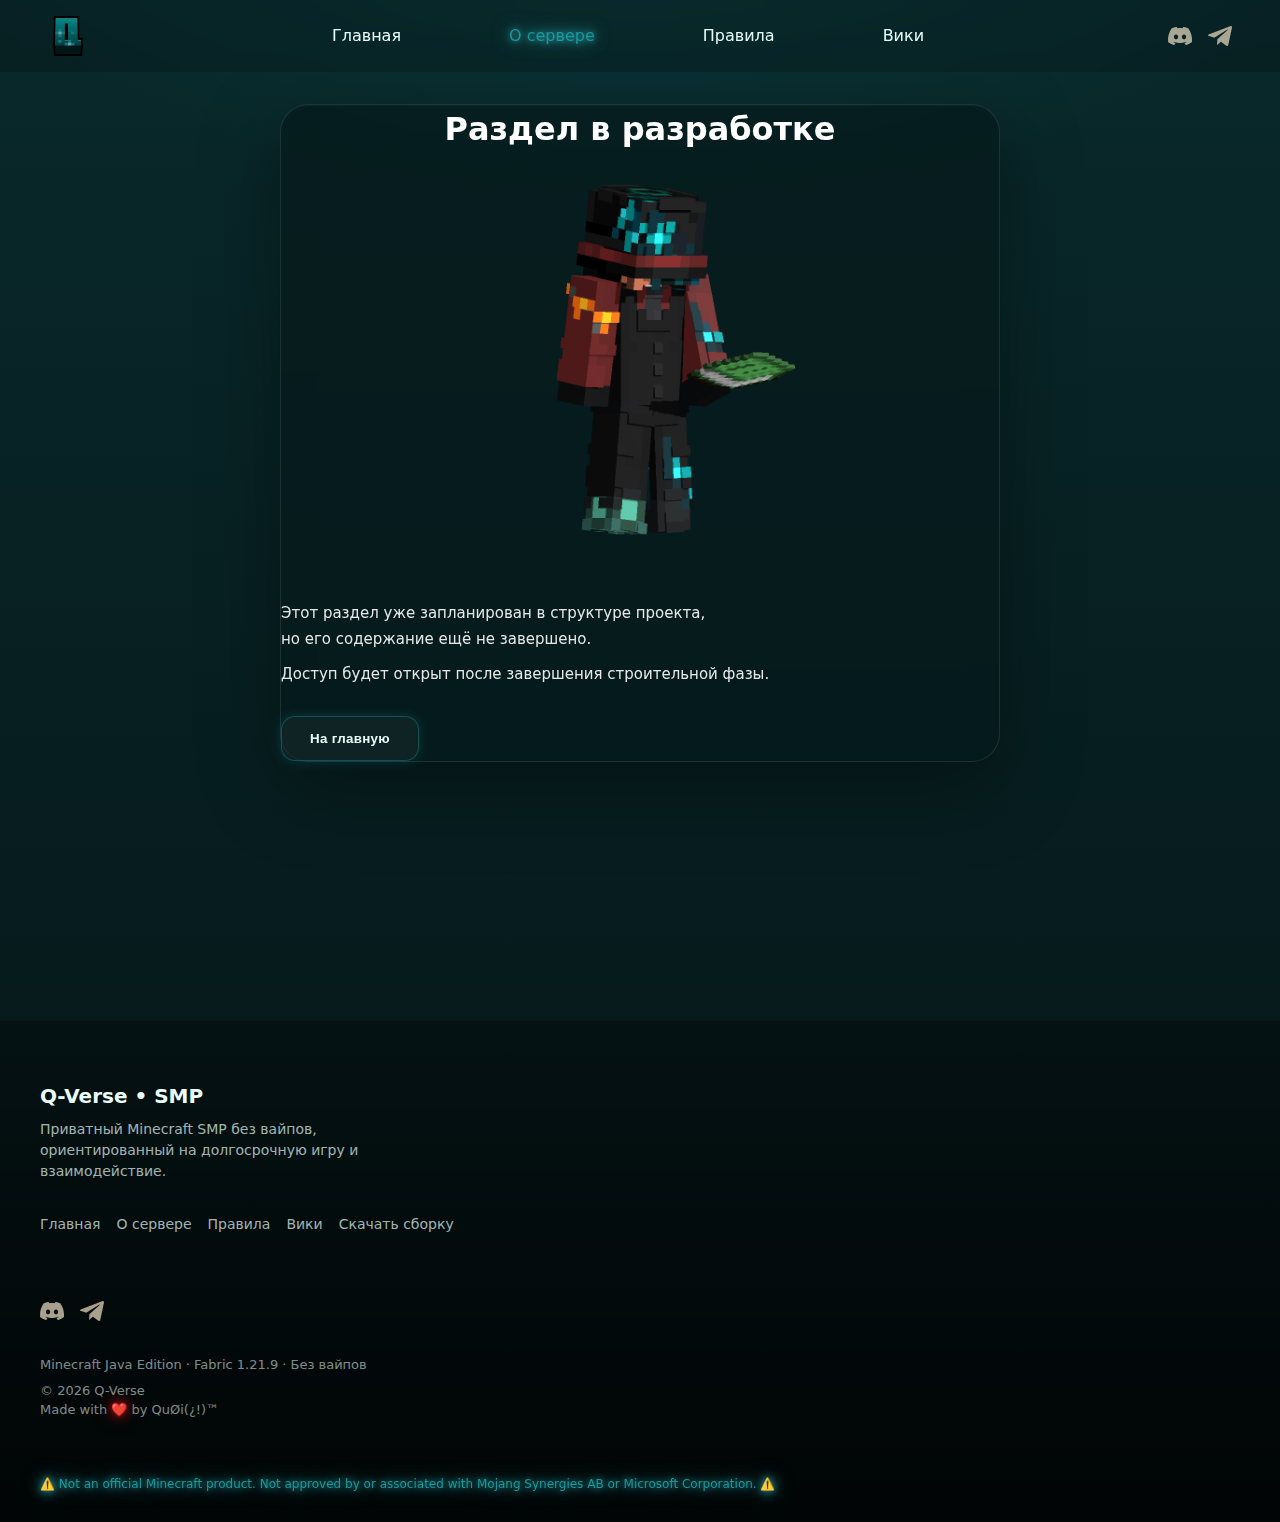
<file: about/index.html>
<!DOCTYPE html>
<html lang="ru">
<head>
    <meta charset="UTF-8">
    <title>В разработке — Q-Verse</title>
    <meta name="viewport" content="width=device-width, initial-scale=1">
    <link rel="shortcut icon" href="/assets/logo.png">

    <link rel="stylesheet" href="../css/base.css">
    <link rel="stylesheet" href="../css/errors.css">
    <link rel="stylesheet" href="../css/header.css">
    <link rel="stylesheet" href="../css/hero.css">
    <link rel="stylesheet" href="../css/cards.css">
    <link rel="stylesheet" href="../css/buttons.css">
    <link rel="stylesheet" href="../css/poses.css">
    <link rel="stylesheet" href="../css/footer.css">
    <link rel="stylesheet" href="../css/realms.css">
    <link rel="stylesheet" href="../css/wip.css">
</head>
<header class="header" id="header">
    <div class="header-left">
        <a href="../">
            <img src="../assets/logo.png" alt="Q-Verse" class="logo">
        </a>
    </div>

    <nav class="nav">
        <a href="../">Главная</a>
        <a href="../about/" class="active">О сервере</a>
        <a href="../rules/">Правила</a>
        <a href="../wiki/">Вики</a>
    </nav>

    <div class="header-right links">
        <a href="http://discord.gg/GWVaEAGXRu"><img src="../assets/discord.png" alt="Discord" class="icon"></a>
        <a href="https://t.me/qverse_smp"><img src="../assets/telegram.png" alt="Telegram" class="icon"></a>
    </div>
</header>

<main class="wip-page">
    <div class="wip-card glass">
        <header class="wip-header">
            <h1>Раздел в разработке</h1>
        </header>

        <div class="wip-visual">
            <img
                src="../assets/poses/quoiDev.png"
                alt="Строительство слоя"
                class="wip-render"
            >
        </div>

        <div class="wip-description">
            <p>
                Этот раздел уже запланирован в структуре проекта, <br>
                но его содержание ещё не завершено.
            </p>
            <p>
                Доступ будет открыт после завершения строительной фазы.
            </p>
        </div>

        <div class="wip-actions">
            <a href="../">
            <button class="btn primary">На главную</button>
            </a>
        </div>

    </div>
</main>

<footer class="footer">
    <div class="footer-inner">

        <div class="footer-brand">
            <div class="footer-title">Q-Verse • SMP</div>
            <div class="footer-desc">
                Приватный Minecraft SMP без вайпов, <br>
                ориентированный на долгосрочную игру и взаимодействие.
            </div>
        </div>

        <nav class="footer-links">
            <a href="../">Главная</a>
            <a href="../about/">О сервере</a>
            <a href="../rules/">Правила</a>
            <a href="../wiki/">Вики</a> 
            <a href="https://github.com/QVerseInstitute/Q-Verse-Modpack/releases">Скачать сборку</a>
        </nav>
        <nav>
            
        </nav>

        <nav class="links">
            <a href="http://discord.gg/GWVaEAGXRu"><img src="../assets/discord.png" alt="Discord" class="icon"></a>
            <a href="https://t.me/qverse_smp"><img src="../assets/telegram.png" alt="Telegram" class="icon"></a>
        </nav>

        <div class="footer-meta">
            <div>Minecraft Java Edition · Fabric 1.21.9 · Без вайпов</div>
            <div class="footer-copy">© 2026 Q-Verse <br> 
                Made with <a class="red-glowing">❤️</a> by QuØi(¿!)™</div>
        </div>

        <div class="footer-disclaimer">
            ⚠️ Not an official Minecraft product.
            Not approved by or associated with Mojang Synergies AB or Microsoft Corporation. ⚠️
        </div>

    </div>
</footer>

<script src="../js/header.js"></script>
</body>
</html>
</file>
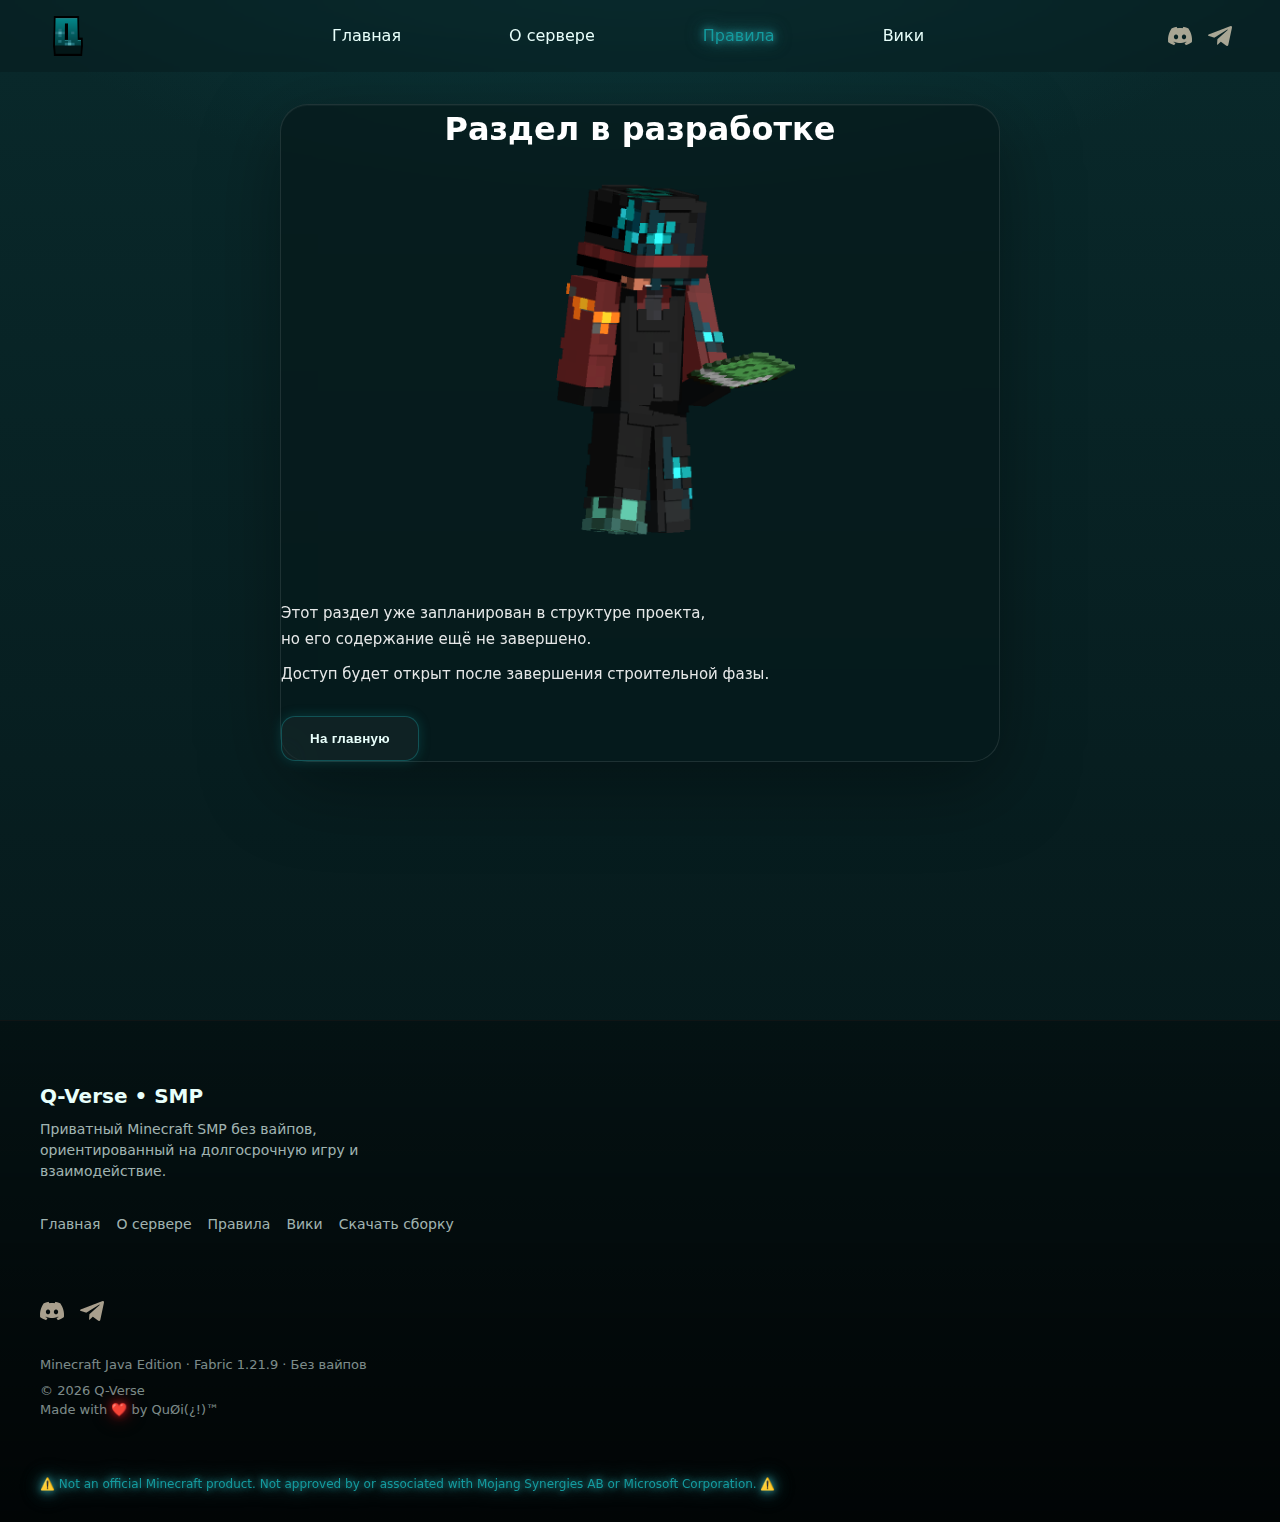
<file: rules/index.html>
<!DOCTYPE html>
<html lang="ru">
<head>
    <meta charset="UTF-8">
    <title>В разработке — Q-Verse</title>
    <meta name="viewport" content="width=device-width, initial-scale=1">
    <link rel="shortcut icon" href="/assets/logo.png">

    <link rel="stylesheet" href="../css/base.css">
    <link rel="stylesheet" href="../css/errors.css">
    <link rel="stylesheet" href="../css/header.css">
    <link rel="stylesheet" href="../css/hero.css">
    <link rel="stylesheet" href="../css/cards.css">
    <link rel="stylesheet" href="../css/buttons.css">
    <link rel="stylesheet" href="../css/poses.css">
    <link rel="stylesheet" href="../css/footer.css">
    <link rel="stylesheet" href="../css/realms.css">
    <link rel="stylesheet" href="../css/wip.css">
</head>
<header class="header" id="header">
    <div class="header-left">
        <a href="../">
            <img src="../assets/logo.png" alt="Q-Verse" class="logo">
        </a>
    </div>

    <nav class="nav">
        <a href="../">Главная</a>
        <a href="../about/">О сервере</a>
        <a href="../rules/" class="active">Правила</a>
        <a href="../wiki/">Вики</a>
    </nav>

    <div class="header-right links">
        <a href="http://discord.gg/GWVaEAGXRu"><img src="../assets/discord.png" alt="Discord" class="icon"></a>
        <a href="https://t.me/qverse_smp"><img src="../assets/telegram.png" alt="Telegram" class="icon"></a>
    </div>
</header>

<main class="wip-page">
    <div class="wip-card glass">
        <header class="wip-header">
            <h1>Раздел в разработке</h1>
        </header>

        <div class="wip-visual">
            <img
                src="../assets/poses/quoiDev.png"
                alt="Строительство слоя"
                class="wip-render"
            >
        </div>

        <div class="wip-description">
            <p>
                Этот раздел уже запланирован в структуре проекта, <br>
                но его содержание ещё не завершено.
            </p>
            <p>
                Доступ будет открыт после завершения строительной фазы.
            </p>
        </div>

        <div class="wip-actions">
            <a href="../">
            <button class="btn primary">На главную</button>
            </a>
        </div>

    </div>
</main>

<footer class="footer">
    <div class="footer-inner">

        <div class="footer-brand">
            <div class="footer-title">Q-Verse • SMP</div>
            <div class="footer-desc">
                Приватный Minecraft SMP без вайпов, <br>
                ориентированный на долгосрочную игру и взаимодействие.
            </div>
        </div>

        <nav class="footer-links">
            <a href="../">Главная</a>
            <a href="../about/">О сервере</a>
            <a href="../rules/">Правила</a>
            <a href="../wiki/">Вики</a> 
            <a href="https://github.com/QVerseInstitute/Q-Verse-Modpack/releases">Скачать сборку</a>
        </nav>
        <nav>
            
        </nav>

        <nav class="links">
            <a href="http://discord.gg/GWVaEAGXRu"><img src="../assets/discord.png" alt="Discord" class="icon"></a>
            <a href="https://t.me/qverse_smp"><img src="../assets/telegram.png" alt="Telegram" class="icon"></a>
        </nav>

        <div class="footer-meta">
            <div>Minecraft Java Edition · Fabric 1.21.9 · Без вайпов</div>
            <div class="footer-copy">© 2026 Q-Verse <br> 
                Made with <a class="red-glowing">❤️</a> by QuØi(¿!)™</div>
        </div>

        <div class="footer-disclaimer">
            ⚠️ Not an official Minecraft product.
            Not approved by or associated with Mojang Synergies AB or Microsoft Corporation. ⚠️
        </div>

    </div>
</footer>

<script src="../js/header.js"></script>
</body>
</html>
</file>
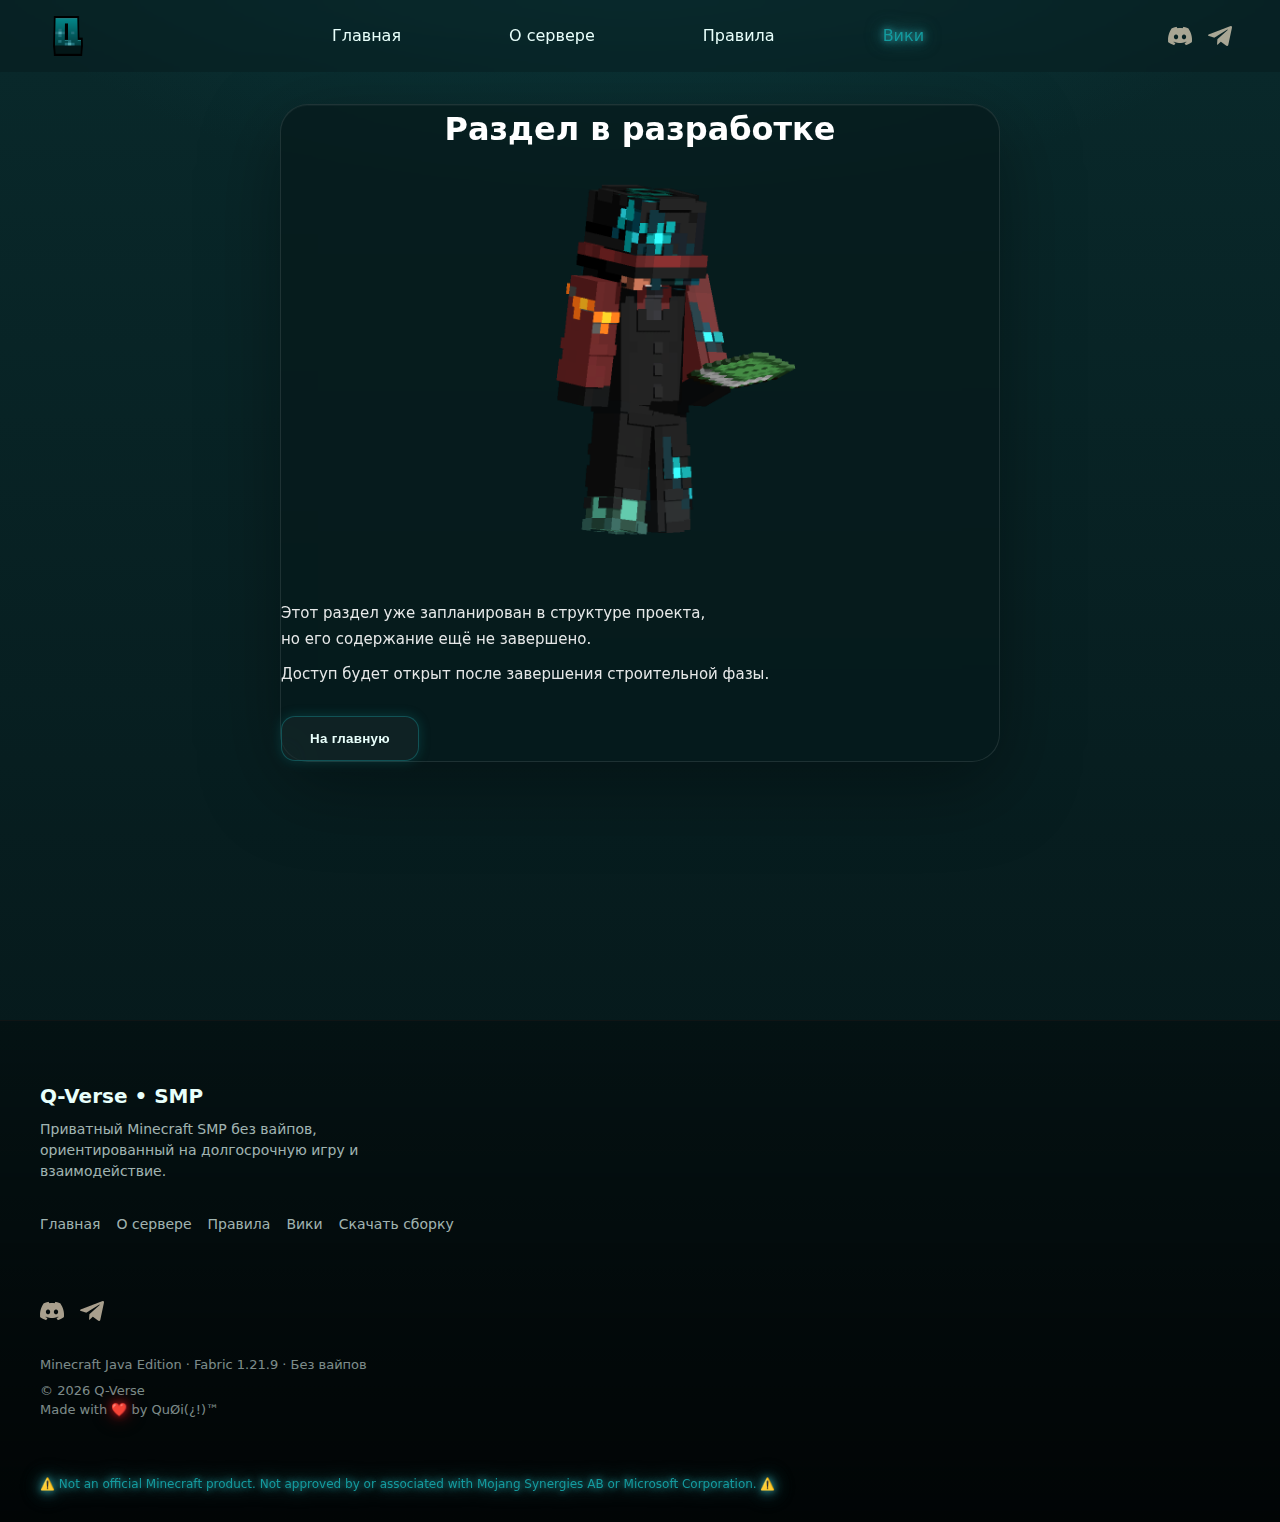
<file: wiki/index.html>
<!DOCTYPE html>
<html lang="ru">
<head>
    <meta charset="UTF-8">
    <title>В разработке — Q-Verse</title>
    <meta name="viewport" content="width=device-width, initial-scale=1">
    <link rel="shortcut icon" href="/assets/logo.png">

    <link rel="stylesheet" href="../css/base.css">
    <link rel="stylesheet" href="../css/errors.css">
    <link rel="stylesheet" href="../css/header.css">
    <link rel="stylesheet" href="../css/hero.css">
    <link rel="stylesheet" href="../css/cards.css">
    <link rel="stylesheet" href="../css/buttons.css">
    <link rel="stylesheet" href="../css/poses.css">
    <link rel="stylesheet" href="../css/footer.css">
    <link rel="stylesheet" href="../css/realms.css">
    <link rel="stylesheet" href="../css/wip.css">
</head>
<header class="header" id="header">
    <div class="header-left">
        <a href="../">
            <img src="../assets/logo.png" alt="Q-Verse" class="logo">
        </a>
    </div>

    <nav class="nav">
        <a href="../">Главная</a>
        <a href="../about/">О сервере</a>
        <a href="../rules/">Правила</a>
        <a href="../wiki/" class="active">Вики</a>
    </nav>

    <div class="header-right links">
        <a href="http://discord.gg/GWVaEAGXRu"><img src="../assets/discord.png" alt="Discord" class="icon"></a>
        <a href="https://t.me/qverse_smp"><img src="../assets/telegram.png" alt="Telegram" class="icon"></a>
    </div>
</header>

<main class="wip-page">
    <div class="wip-card glass">
        <header class="wip-header">
            <h1>Раздел в разработке</h1>
        </header>

        <div class="wip-visual">
            <img
                src="../assets/poses/quoiDev.png"
                alt="Строительство слоя"
                class="wip-render"
            >
        </div>

        <div class="wip-description">
            <p>
                Этот раздел уже запланирован в структуре проекта, <br>
                но его содержание ещё не завершено.
            </p>
            <p>
                Доступ будет открыт после завершения строительной фазы.
            </p>
        </div>

        <div class="wip-actions">
            <a href="../">
            <button class="btn primary">На главную</button>
            </a>
        </div>

    </div>
</main>

<footer class="footer">
    <div class="footer-inner">

        <div class="footer-brand">
            <div class="footer-title">Q-Verse • SMP</div>
            <div class="footer-desc">
                Приватный Minecraft SMP без вайпов, <br>
                ориентированный на долгосрочную игру и взаимодействие.
            </div>
        </div>

        <nav class="footer-links">
            <a href="../">Главная</a>
            <a href="../about/">О сервере</a>
            <a href="../rules/">Правила</a>
            <a href="../wiki/">Вики</a> 
            <a href="https://github.com/QVerseInstitute/Q-Verse-Modpack/releases">Скачать сборку</a>
        </nav>
        <nav>
            
        </nav>

        <nav class="links">
            <a href="http://discord.gg/GWVaEAGXRu"><img src="../assets/discord.png" alt="Discord" class="icon"></a>
            <a href="https://t.me/qverse_smp"><img src="../assets/telegram.png" alt="Telegram" class="icon"></a>
        </nav>

        <div class="footer-meta">
            <div>Minecraft Java Edition · Fabric 1.21.9 · Без вайпов</div>
            <div class="footer-copy">© 2026 Q-Verse <br> 
                Made with <a class="red-glowing">❤️</a> by QuØi(¿!)™</div>
        </div>

        <div class="footer-disclaimer">
            ⚠️ Not an official Minecraft product.
            Not approved by or associated with Mojang Synergies AB or Microsoft Corporation. ⚠️
        </div>

    </div>
</footer>

<script src="../js/header.js"></script>
</body>
</html>
</file>
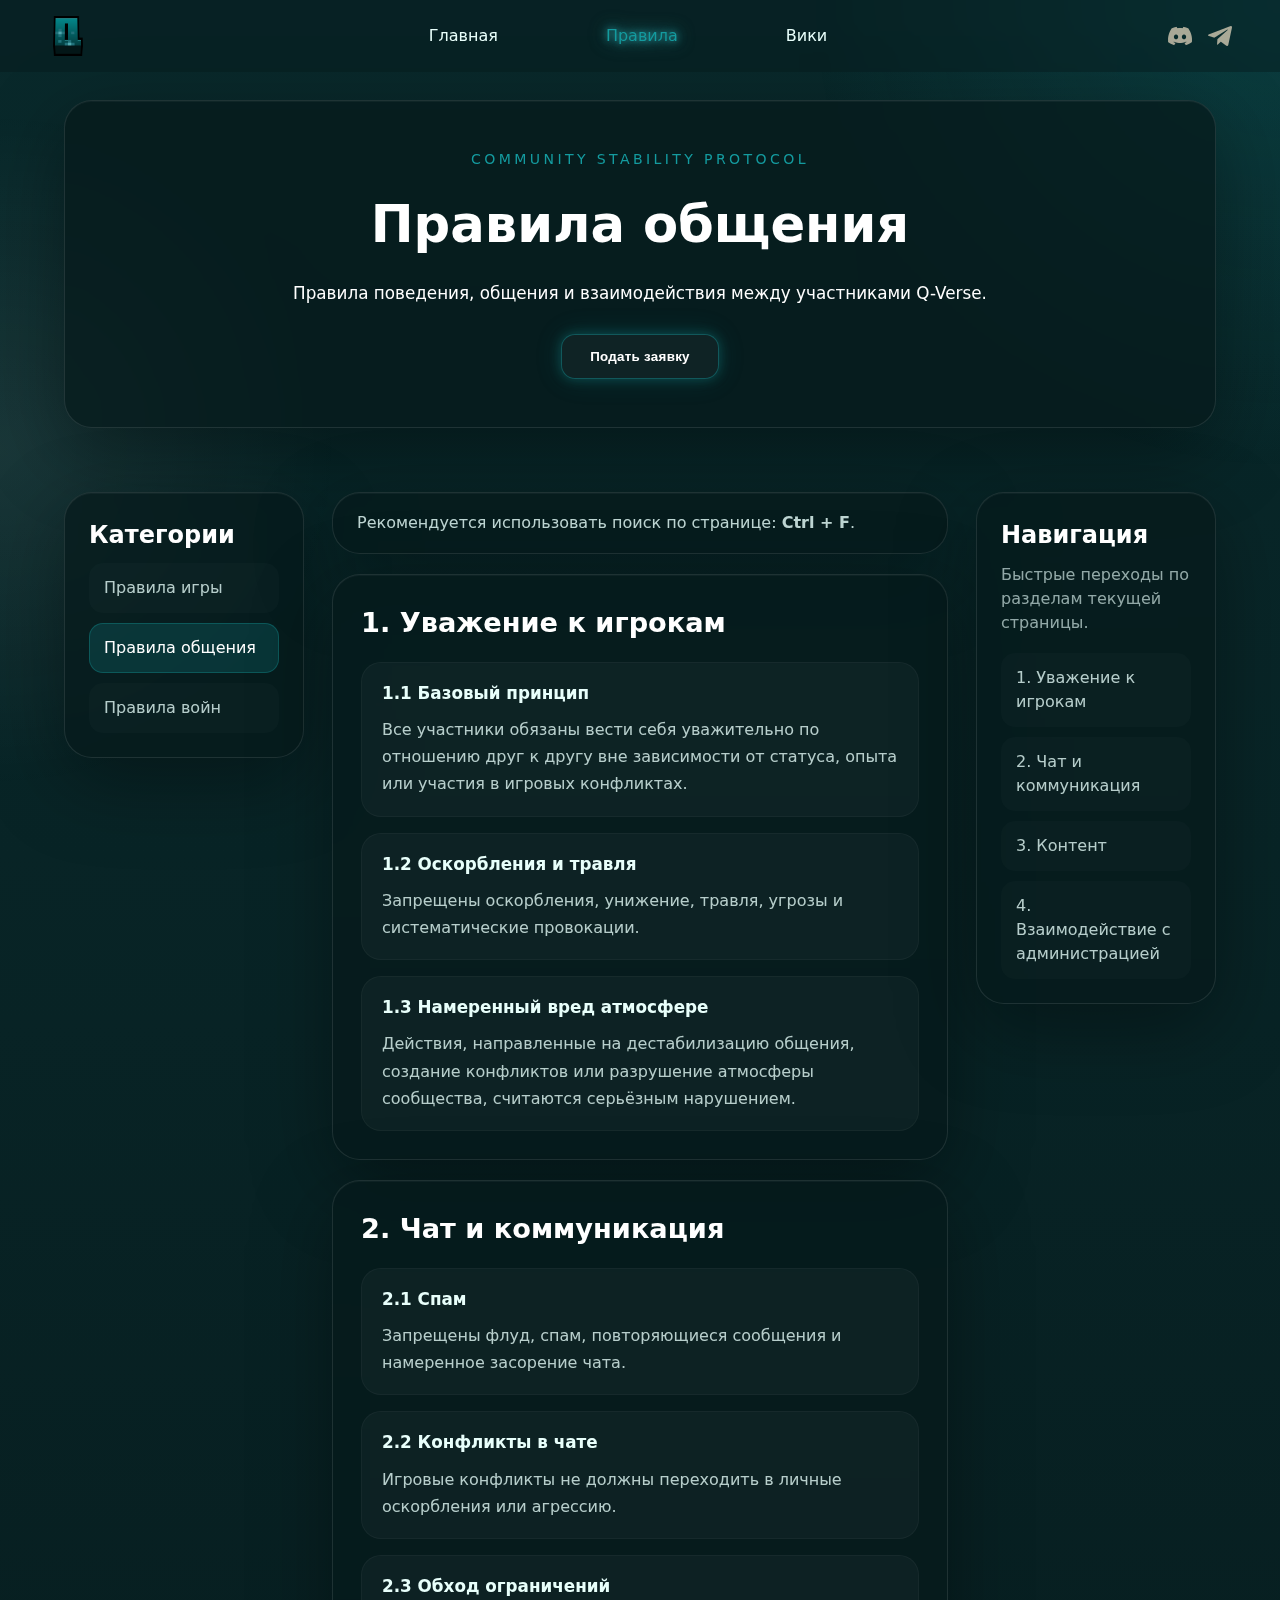
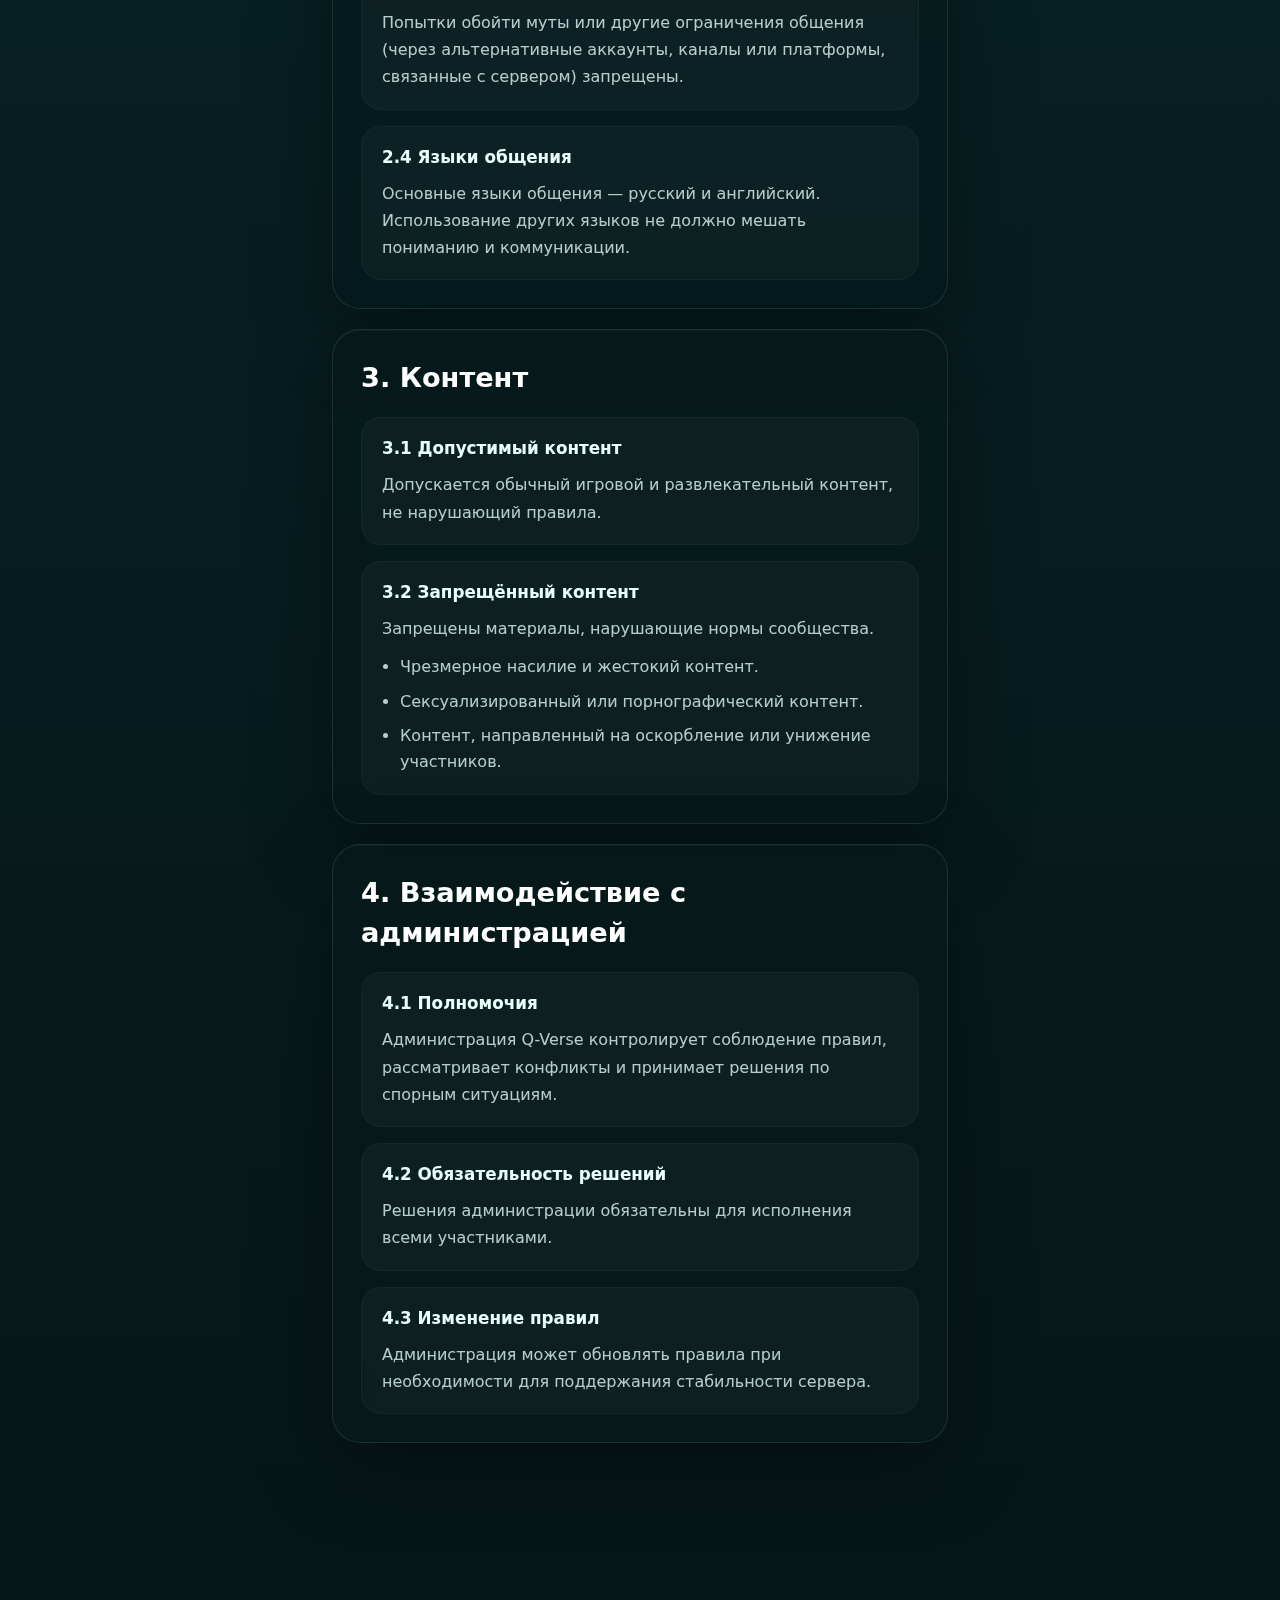
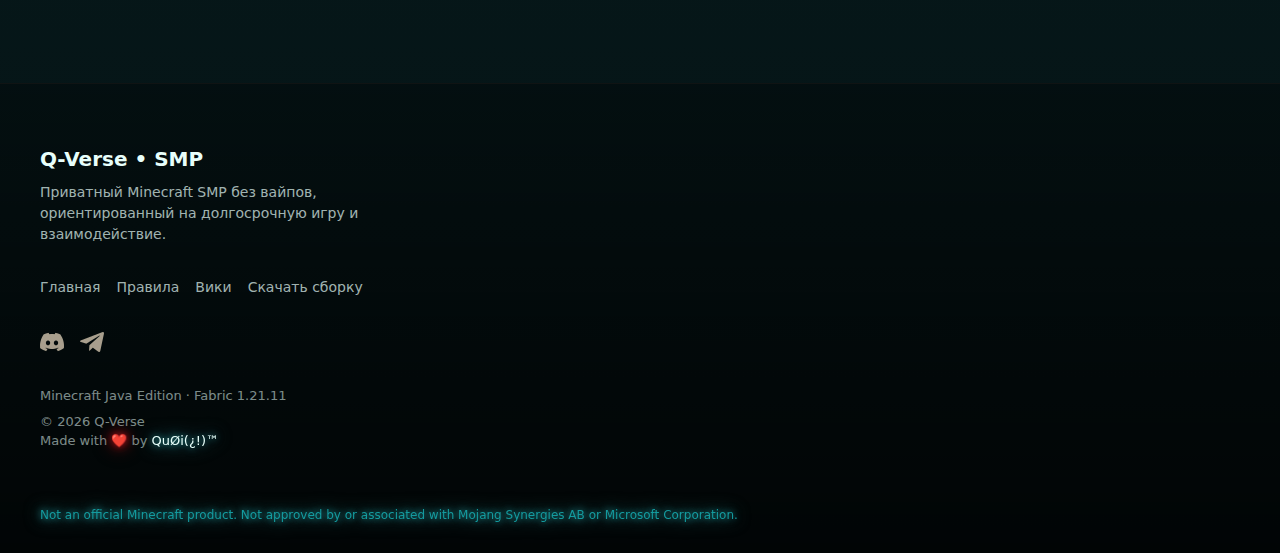
<file: rules/social/index.html>
<!doctype html>
<html lang="ru">
  <head>
    <meta charset="UTF-8" />
    <title>Q-Verse — Правила общения</title>
    <link rel="icon" href="/assets/logo.png" />
    <meta name="viewport" content="width=device-width, initial-scale=1" />

    <link rel="stylesheet" href="/css/base.css" />
    <link rel="stylesheet" href="/css/header.css" />
    <link rel="stylesheet" href="/css/buttons.css" />
    <link rel="stylesheet" href="/css/footer.css" />
    <link rel="stylesheet" href="/css/rules.css" />
  </head>
  <body data-rules-category="social" data-rules-source="/rules/data/communication.json">
    <header class="header" id="header">
      <div class="header-left">
        <a href="/">
          <img src="/assets/logo.png" alt="Q-Verse" class="logo" />
        </a>
      </div>

      <nav class="nav">
        <a href="/">Главная</a>
        <a href="/rules" class="active">Правила</a>
        <a href="/wiki">Вики</a>
      </nav>

      <div class="header-right links">
        <a href="https://discord.gg/GWVaEAGXRu" target="_blank" rel="noopener noreferrer">
          <img src="/assets/discord.png" alt="Discord" class="icon" />
        </a>
        <a href="https://t.me/qverse_smp" target="_blank" rel="noopener noreferrer">
          <img src="/assets/telegram.png" alt="Telegram" class="icon" />
        </a>
      </div>
    </header>

    <main class="page-main rules-page">
      <section class="page-header section">
        <div class="page-header-card panel">
          <p class="page-eyebrow">Community Stability Protocol</p>
          <h1 id="rulesPageTitle">Правила Q-Verse</h1>
          <p id="rulesPageLead" class="rules-lead">
            Базовые правила мира, общения и конфликтов.
          </p>

          <div class="page-actions">
            <a href="https://discord.gg/GWVaEAGXRu" target="_blank" rel="noopener noreferrer">
              <button class="btn apply">Подать заявку</button>
            </a>
          </div>
        </div>
      </section>

      <section class="rules-layout section">
        <aside class="rules-sidebar panel">
          <h2>Категории</h2>
          <nav id="rulesCategories" class="rules-nav"></nav>
        </aside>

        <section class="rules-content">
          <div class="rules-note panel">
            Рекомендуется использовать поиск по странице:
            <strong>Ctrl + F</strong>.
          </div>

          <div id="rulesContent" class="rules-sections"></div>
        </section>

        <aside class="rules-sidebar panel rules-sidebar-right">
          <h2>Навигация</h2>
          <p class="rules-sidebar-note">
            Быстрые переходы по разделам текущей страницы.
          </p>
          <nav id="rulesNav" class="rules-nav"></nav>
        </aside>
      </section>
    </main>

    <footer class="footer">
      <div class="footer-inner">
        <div class="footer-brand">
          <div class="footer-title">Q-Verse • SMP</div>
          <div class="footer-desc">
            Приватный Minecraft SMP без вайпов,<br />
            ориентированный на долгосрочную игру и взаимодействие.
          </div>
        </div>

        <nav class="footer-links">
          <a href="/">Главная</a>
          <a href="/rules">Правила</a>
          <a href="/wiki">Вики</a>
          <a href="https://github.com/QVerseInstitute/Q-Verse-Modpack/releases">
            Скачать сборку
          </a>
        </nav>

        <nav class="links">
          <a href="https://discord.gg/GWVaEAGXRu" target="_blank" rel="noopener noreferrer">
            <img src="/assets/discord.png" alt="Discord" class="icon" />
          </a>
          <a href="https://t.me/qverse_smp" target="_blank" rel="noopener noreferrer">
            <img src="/assets/telegram.png" alt="Telegram" class="icon" />
          </a>
        </nav>

        <div class="footer-meta">
          <div>Minecraft Java Edition · Fabric 1.21.11</div>
          <div class="footer-copy">
            © 2026 Q-Verse<br />
            Made with <a class="red-glowing">❤️</a> by
            <a href="https://github.com/Qu0i" class="profile-link cyan-glowing">
              QuØi(¿!)™
            </a>
          </div>
        </div>

        <div class="footer-disclaimer">
          Not an official Minecraft product. Not approved by or associated with
          Mojang Synergies AB or Microsoft Corporation.
        </div>
      </div>
    </footer>

    <script src="/js/header.js"></script>
    <script src="/js/rules.js"></script>
  </body>
</html>
</file>
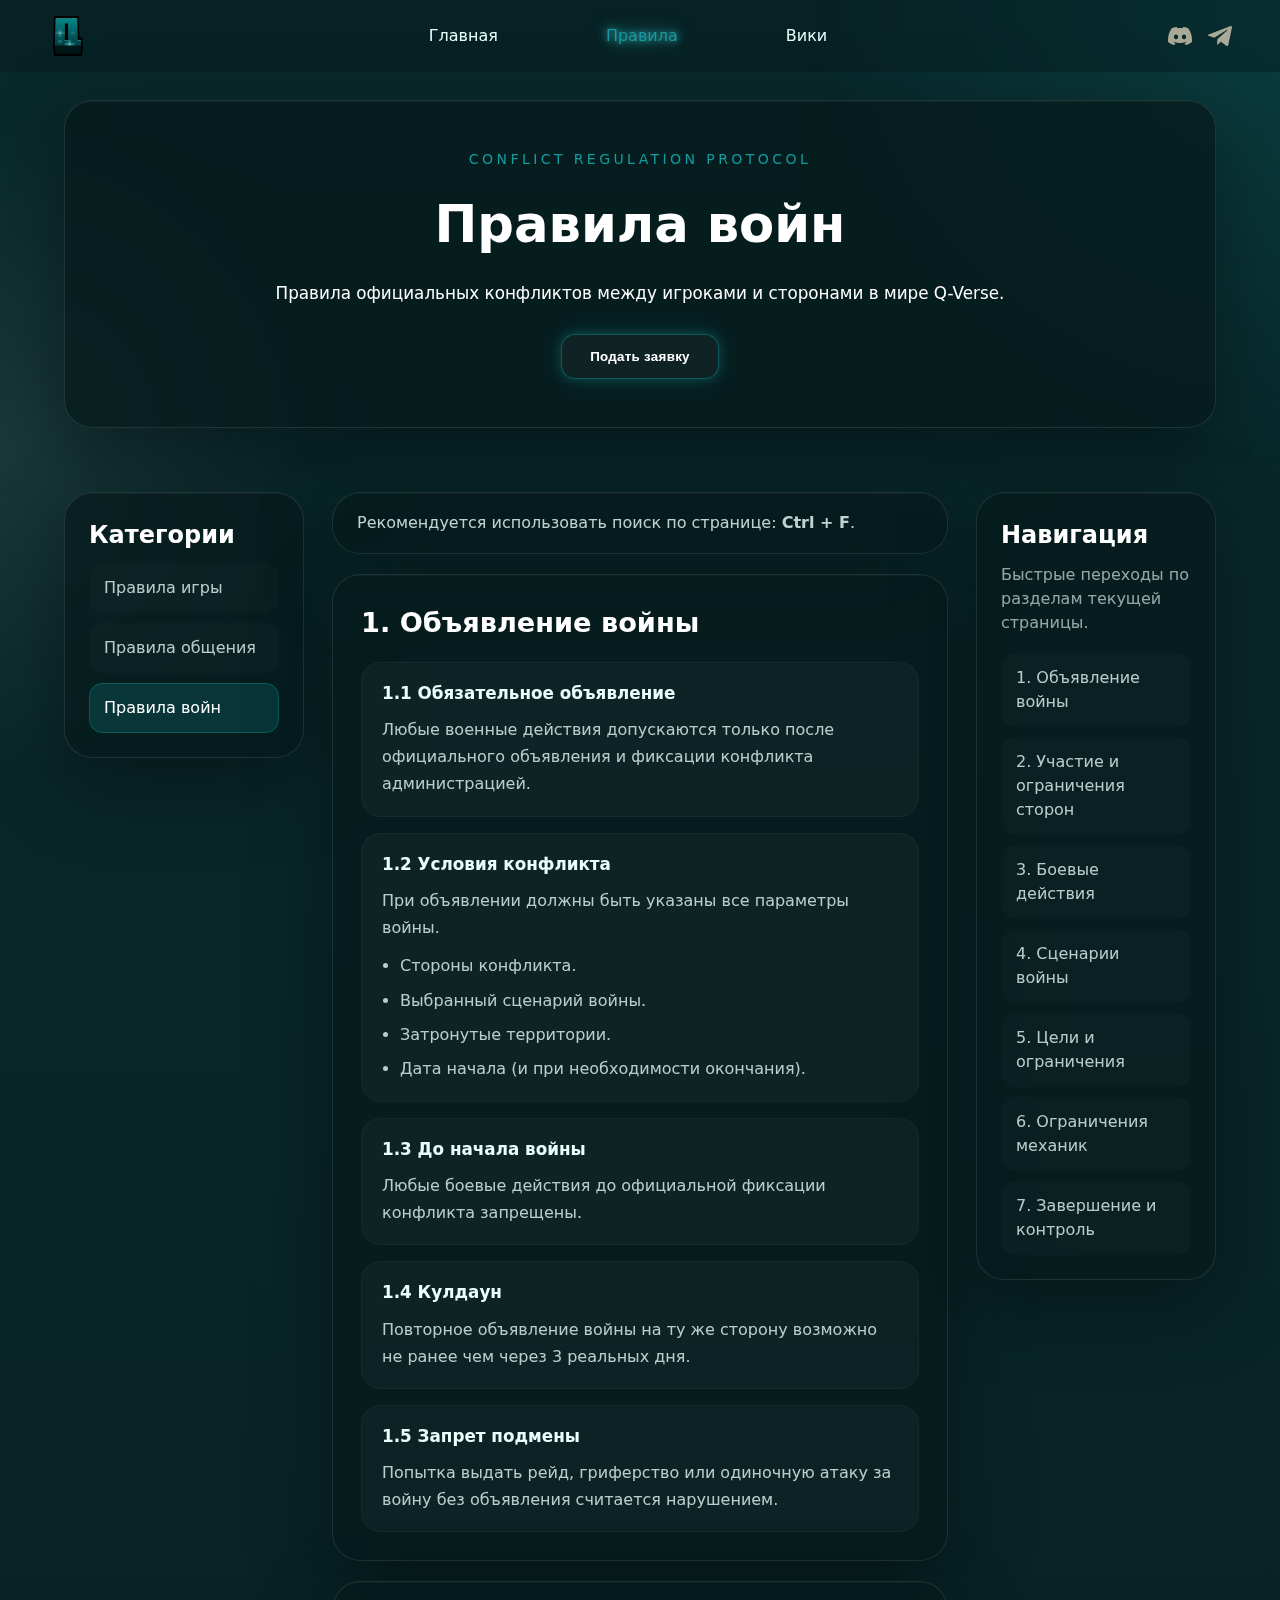
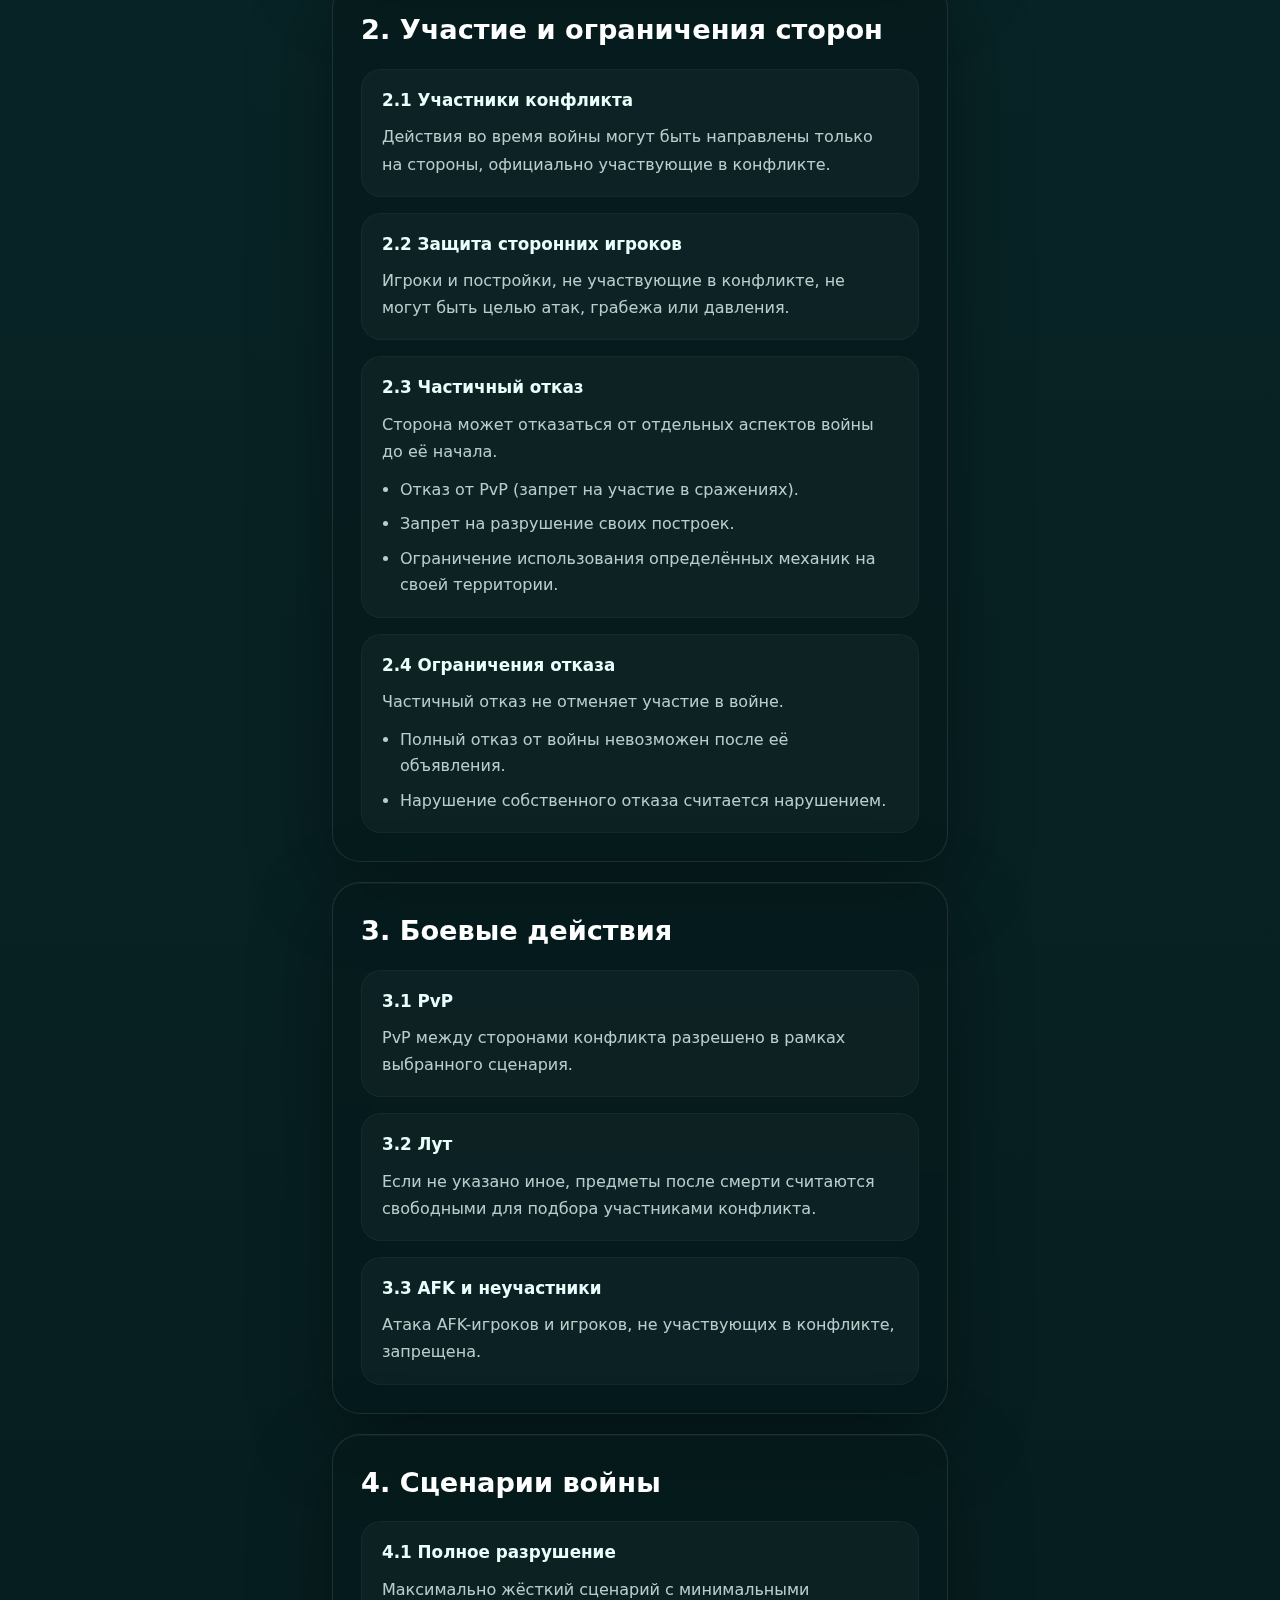
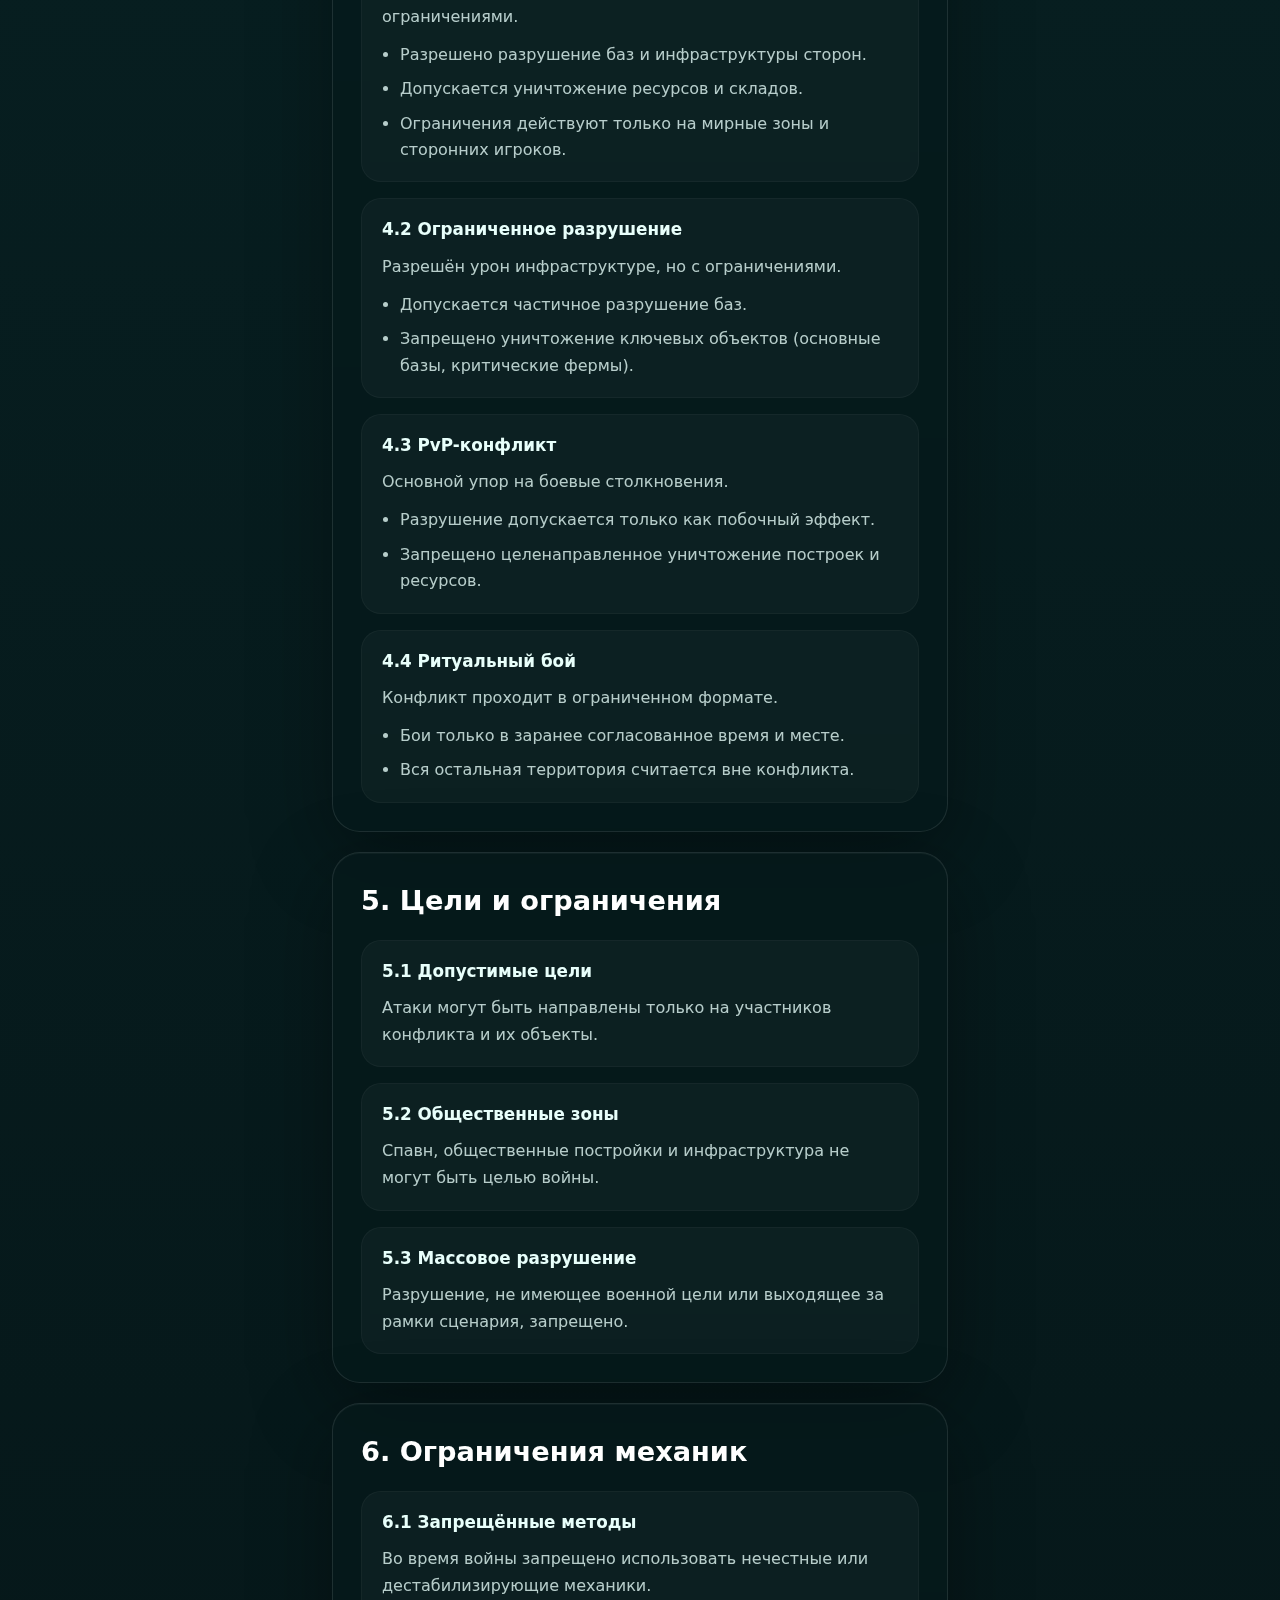
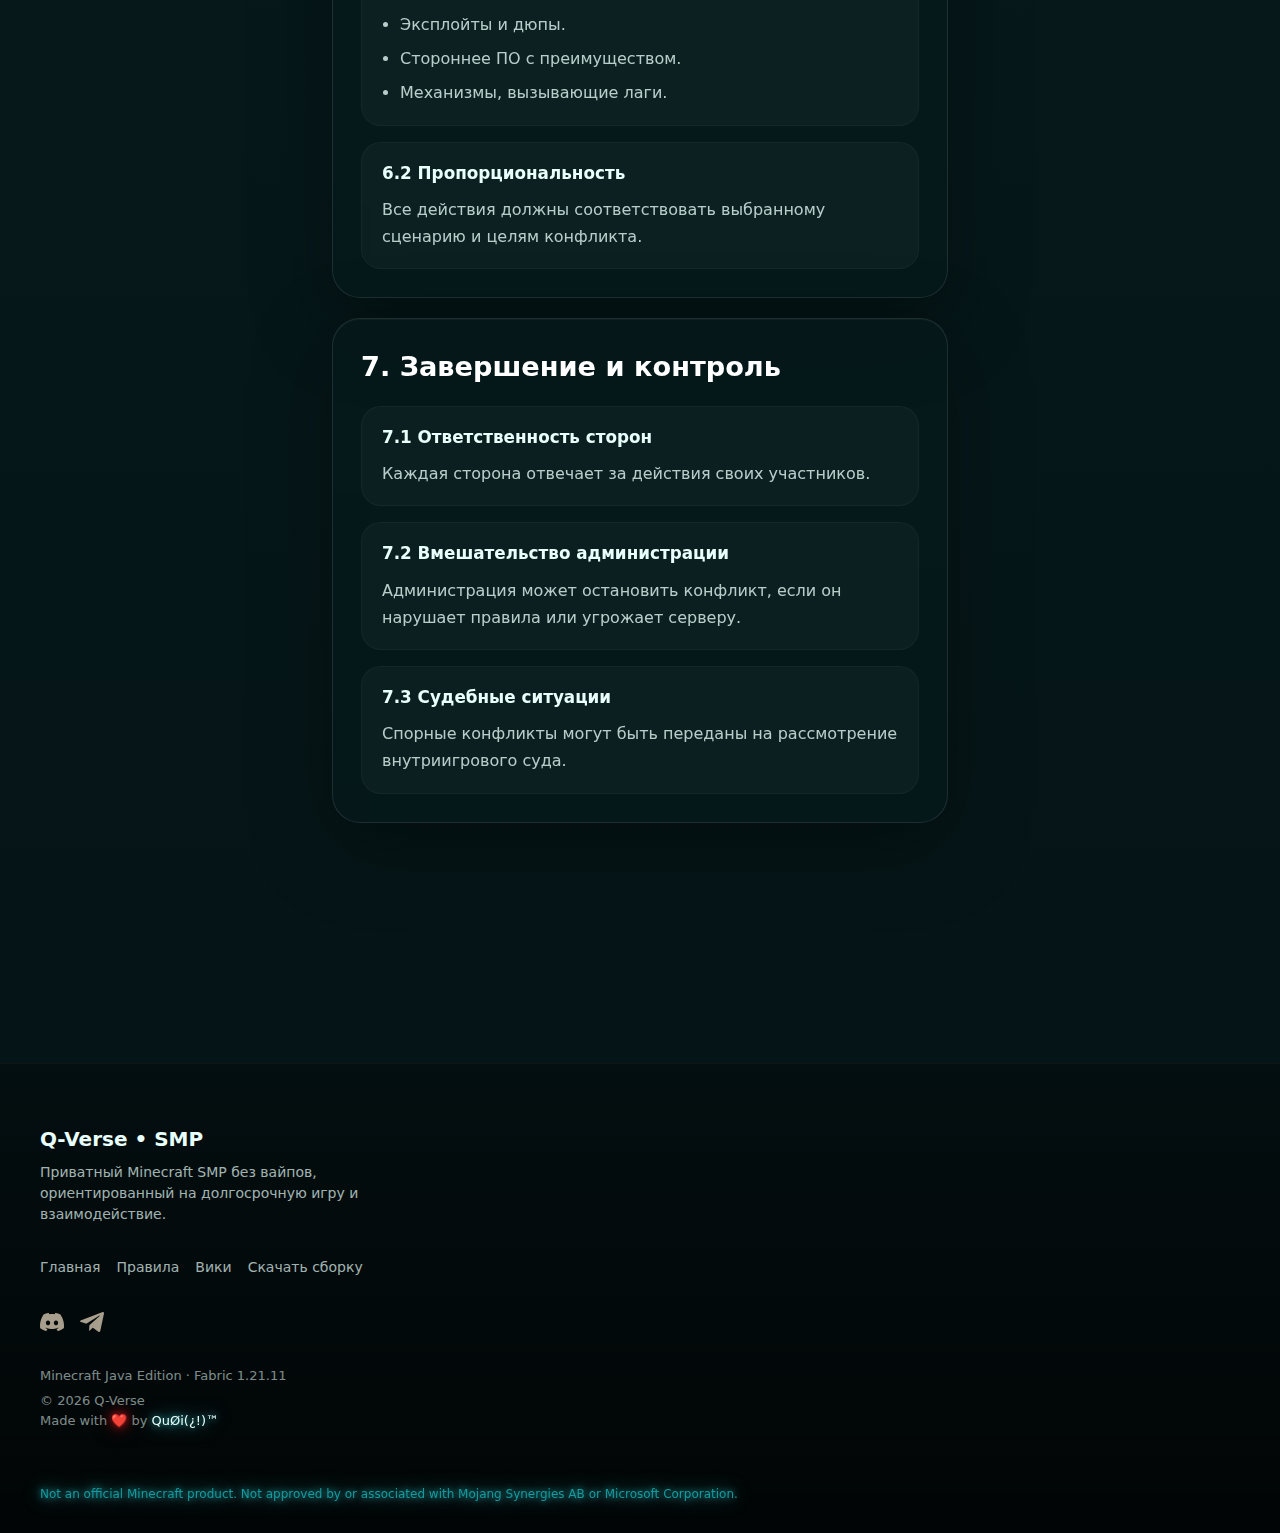
<file: rules/wars/index.html>
<!doctype html>
<html lang="ru">
  <head>
    <meta charset="UTF-8" />
    <title>Q-Verse — Правила войн</title>
    <link rel="icon" href="/assets/logo.png" />
    <meta name="viewport" content="width=device-width, initial-scale=1" />

    <link rel="stylesheet" href="/css/base.css" />
    <link rel="stylesheet" href="/css/header.css" />
    <link rel="stylesheet" href="/css/buttons.css" />
    <link rel="stylesheet" href="/css/footer.css" />
    <link rel="stylesheet" href="/css/rules.css" />
  </head>
  <body data-rules-category="wars" data-rules-source="/rules/data/wars.json">
    <header class="header" id="header">
      <div class="header-left">
        <a href="/">
          <img src="/assets/logo.png" alt="Q-Verse" class="logo" />
        </a>
      </div>

      <nav class="nav">
        <a href="/">Главная</a>
        <a href="/rules" class="active">Правила</a>
        <a href="/wiki">Вики</a>
      </nav>

      <div class="header-right links">
        <a href="https://discord.gg/GWVaEAGXRu" target="_blank" rel="noopener noreferrer">
          <img src="/assets/discord.png" alt="Discord" class="icon" />
        </a>
        <a href="https://t.me/qverse_smp" target="_blank" rel="noopener noreferrer">
          <img src="/assets/telegram.png" alt="Telegram" class="icon" />
        </a>
      </div>
    </header>

    <main class="page-main rules-page">
      <section class="page-header section">
        <div class="page-header-card panel">
          <p class="page-eyebrow">Conflict Regulation Protocol</p>
          <h1 id="rulesPageTitle">Правила Q-Verse</h1>
          <p id="rulesPageLead" class="rules-lead">
            Базовые правила мира, общения и конфликтов.
          </p>

          <div class="page-actions">
            <a href="https://discord.gg/GWVaEAGXRu" target="_blank" rel="noopener noreferrer">
              <button class="btn apply">Подать заявку</button>
            </a>
          </div>
        </div>
      </section>

      <section class="rules-layout section">
        <aside class="rules-sidebar panel">
          <h2>Категории</h2>
          <nav id="rulesCategories" class="rules-nav"></nav>
        </aside>

        <section class="rules-content">
          <div class="rules-note panel">
            Рекомендуется использовать поиск по странице:
            <strong>Ctrl + F</strong>.
          </div>

          <div id="rulesContent" class="rules-sections"></div>
        </section>

        <aside class="rules-sidebar panel rules-sidebar-right">
          <h2>Навигация</h2>
          <p class="rules-sidebar-note">
            Быстрые переходы по разделам текущей страницы.
          </p>
          <nav id="rulesNav" class="rules-nav"></nav>
        </aside>
      </section>
    </main>

    <footer class="footer">
      <div class="footer-inner">
        <div class="footer-brand">
          <div class="footer-title">Q-Verse • SMP</div>
          <div class="footer-desc">
            Приватный Minecraft SMP без вайпов,<br />
            ориентированный на долгосрочную игру и взаимодействие.
          </div>
        </div>

        <nav class="footer-links">
          <a href="/">Главная</a>
          <a href="/rules">Правила</a>
          <a href="/wiki">Вики</a>
          <a href="https://github.com/QVerseInstitute/Q-Verse-Modpack/releases">
            Скачать сборку
          </a>
        </nav>

        <nav class="links">
          <a href="https://discord.gg/GWVaEAGXRu" target="_blank" rel="noopener noreferrer">
            <img src="/assets/discord.png" alt="Discord" class="icon" />
          </a>
          <a href="https://t.me/qverse_smp" target="_blank" rel="noopener noreferrer">
            <img src="/assets/telegram.png" alt="Telegram" class="icon" />
          </a>
        </nav>

        <div class="footer-meta">
          <div>Minecraft Java Edition · Fabric 1.21.11</div>
          <div class="footer-copy">
            © 2026 Q-Verse<br />
            Made with <a class="red-glowing">❤️</a> by
            <a href="https://github.com/Qu0i" class="profile-link cyan-glowing">
              QuØi(¿!)™
            </a>
          </div>
        </div>

        <div class="footer-disclaimer">
          Not an official Minecraft product. Not approved by or associated with
          Mojang Synergies AB or Microsoft Corporation.
        </div>
      </div>
    </footer>

    <script src="/js/header.js"></script>
    <script src="/js/rules.js"></script>
  </body>
</html>
</file>
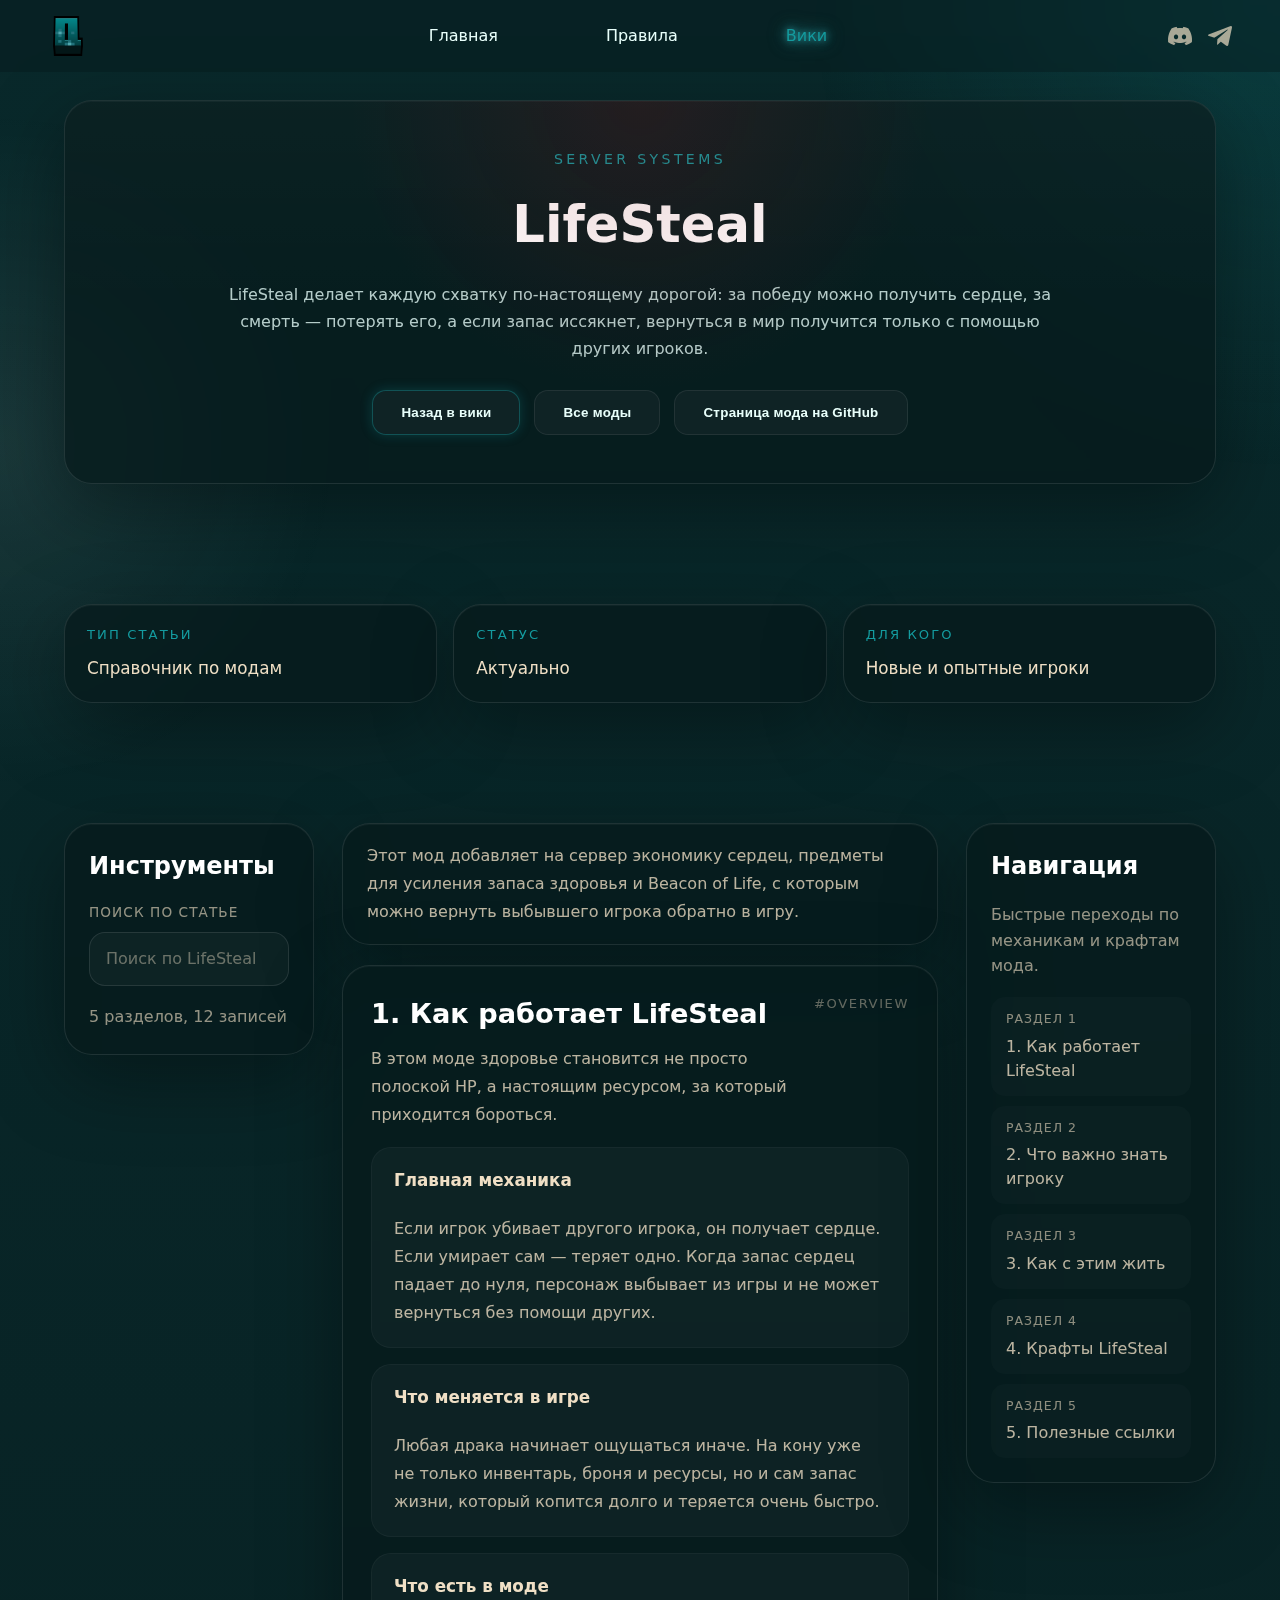
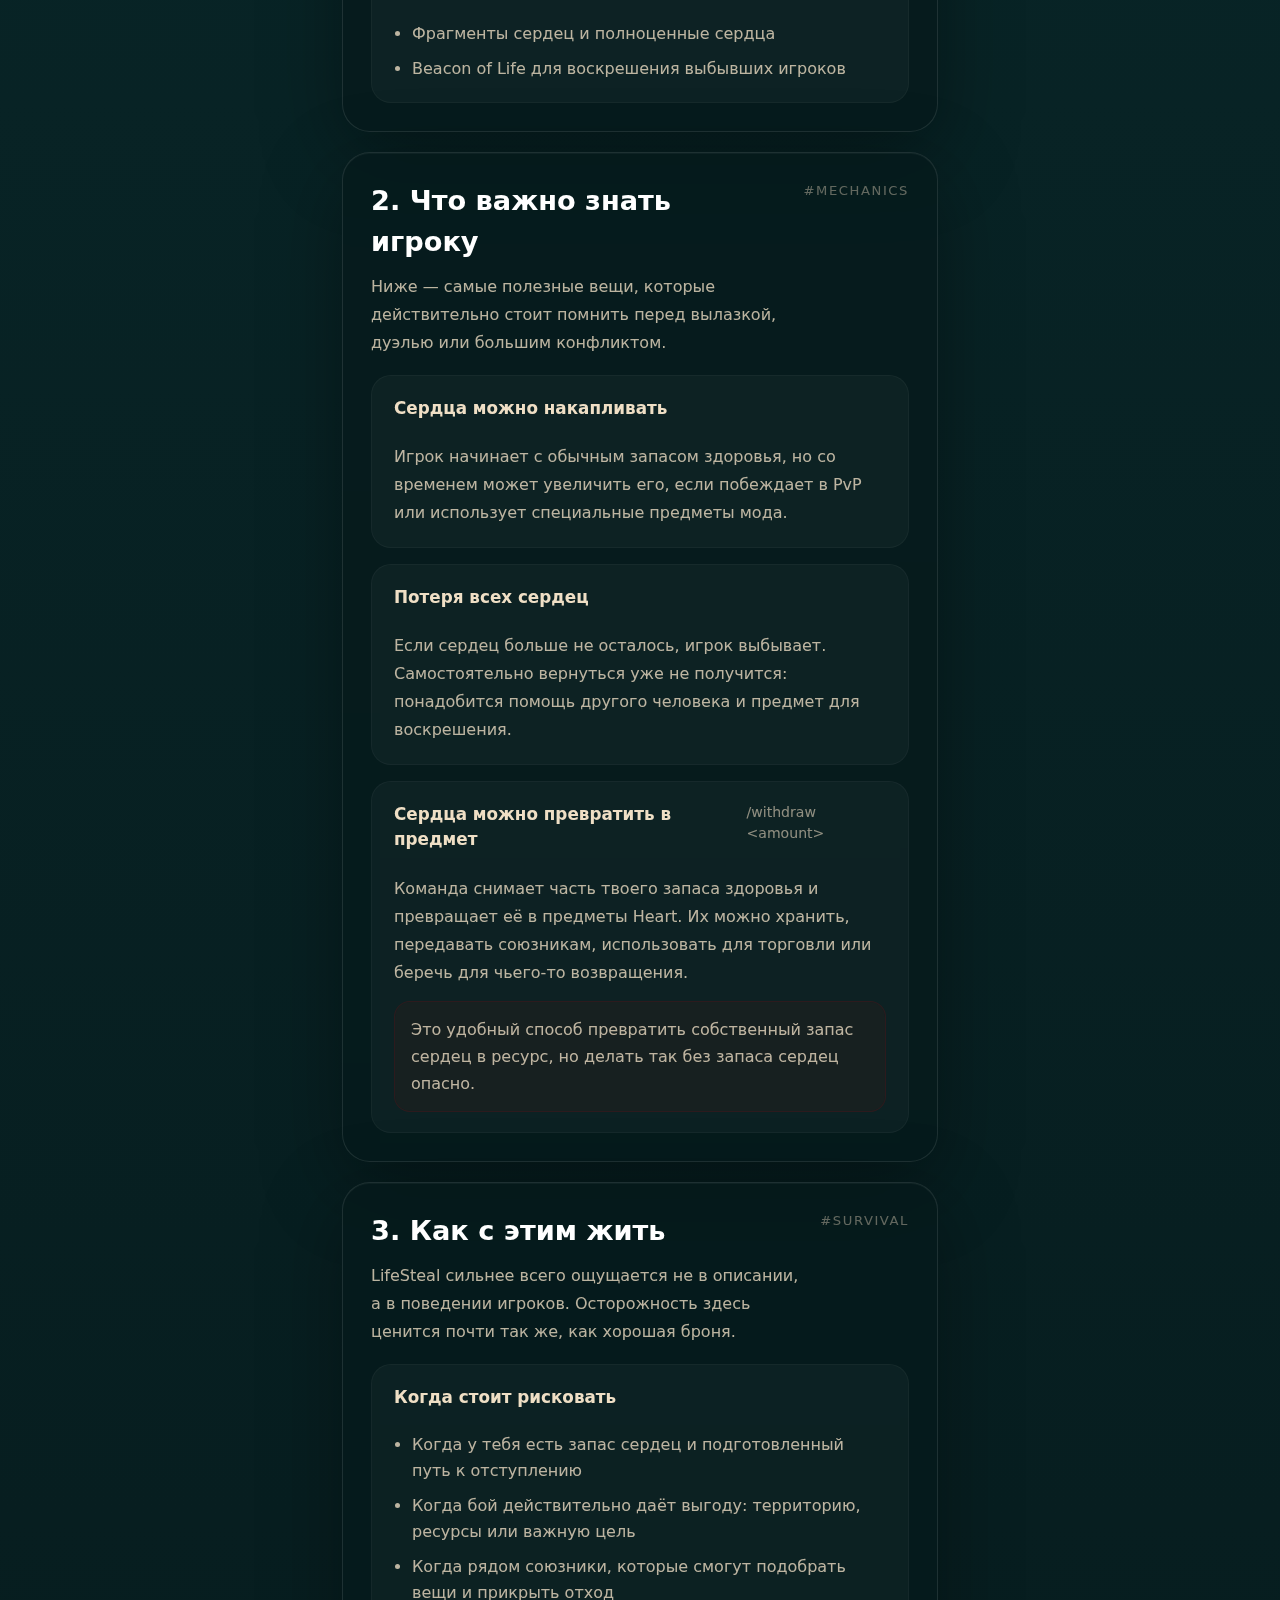
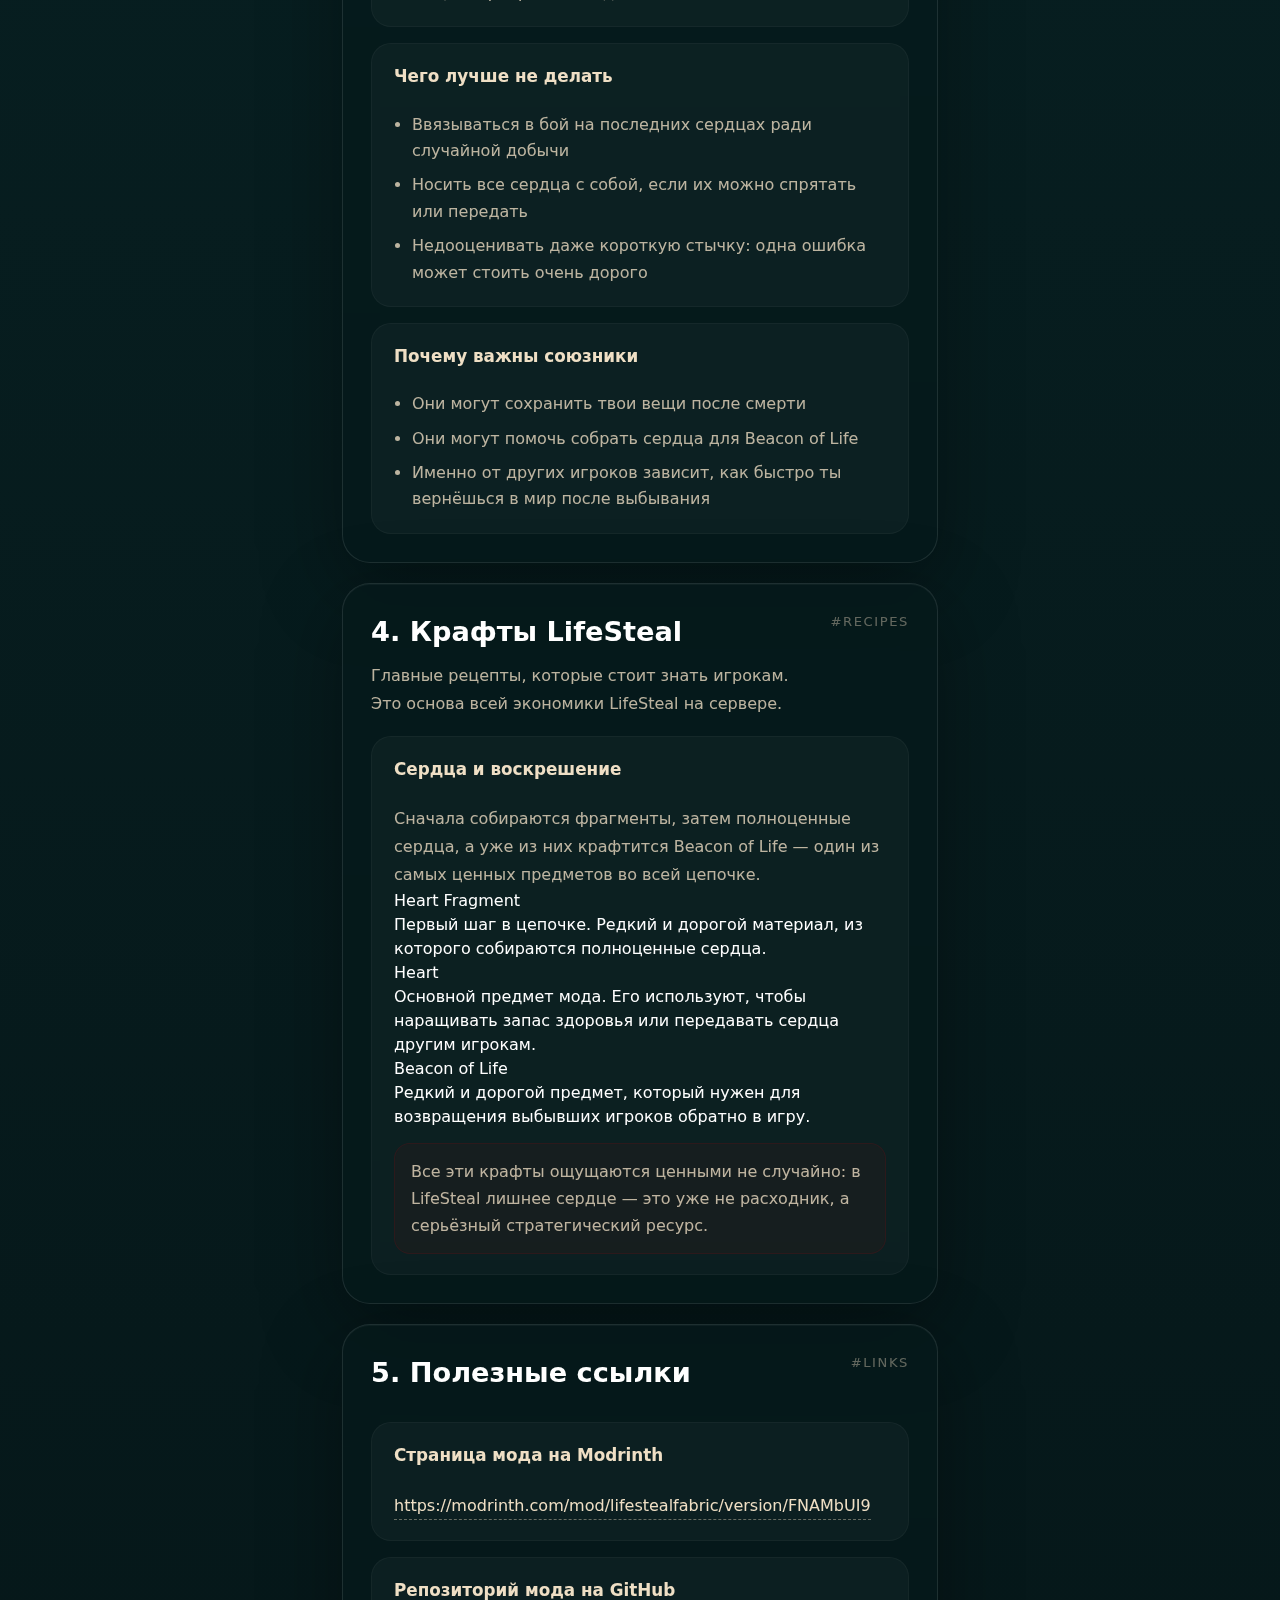
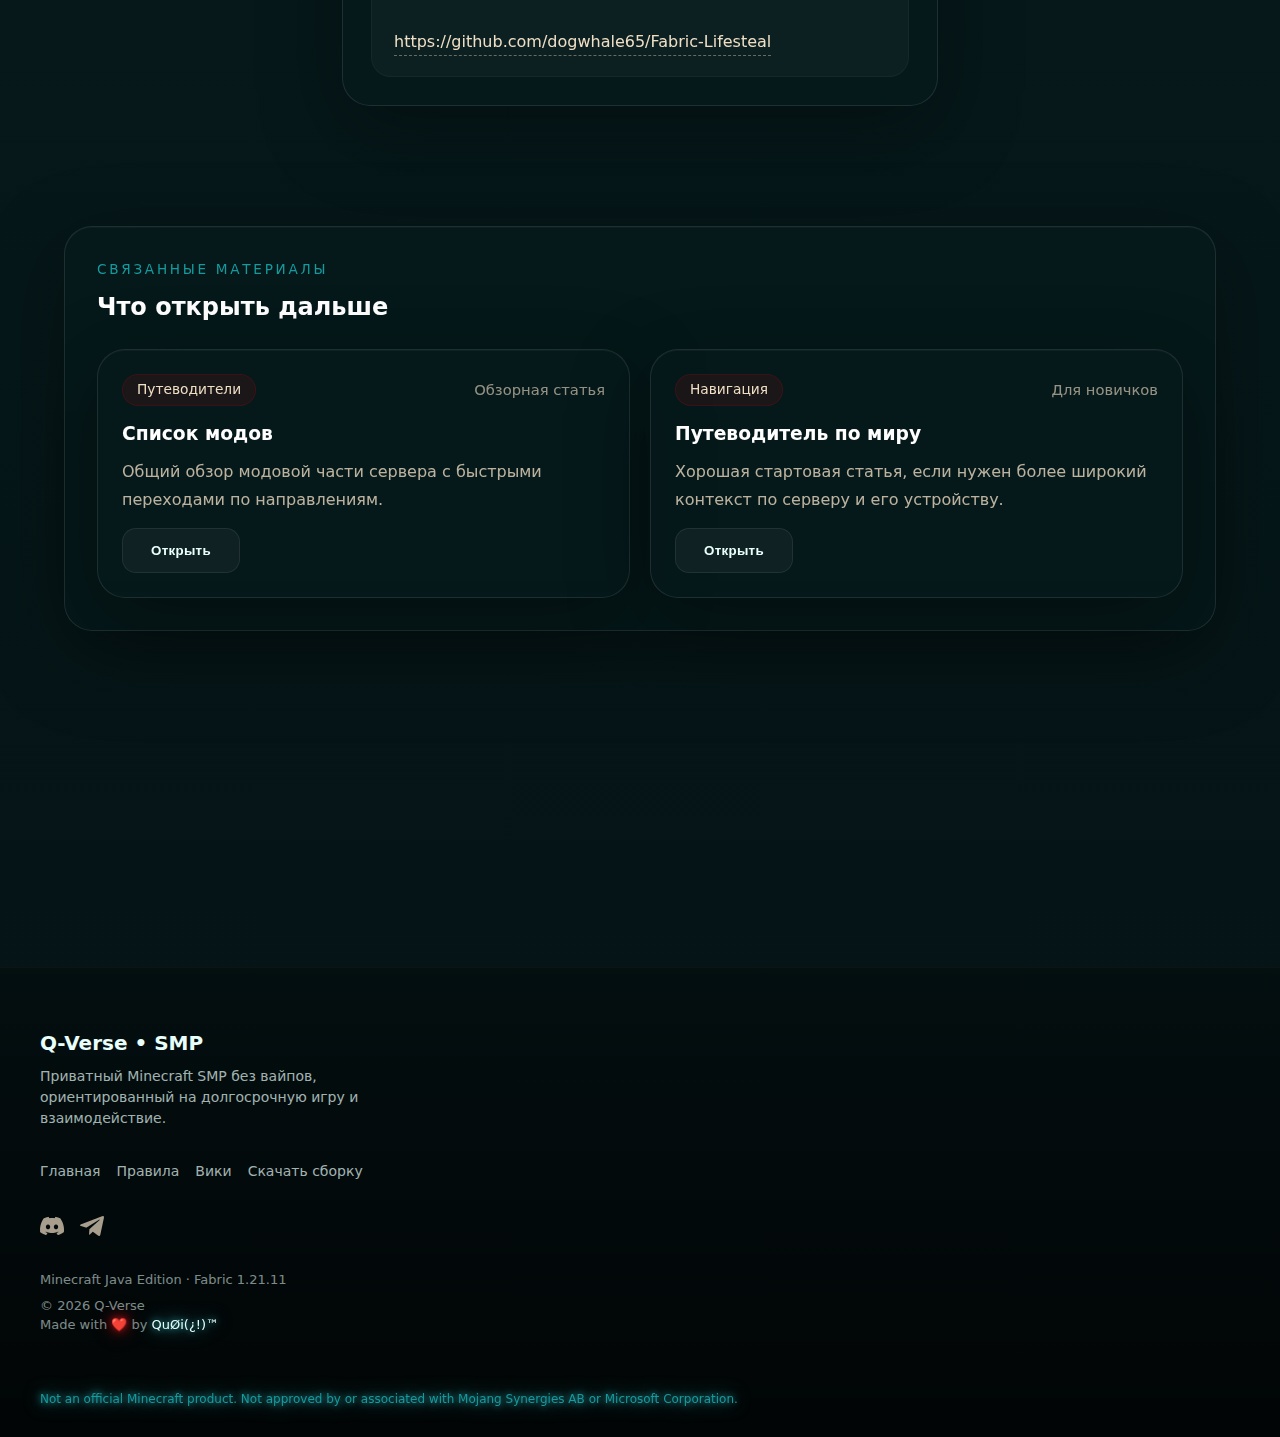
<file: wiki/lifesteal/index.html>
<!doctype html>
<html lang="ru">
  <head>
    <meta charset="UTF-8" />
    <title>Q-Verse — LifeSteal</title>
    <meta name="viewport" content="width=device-width, initial-scale=1" />
    <link rel="icon" href="/assets/logo.png" />

    <link rel="stylesheet" href="/css/base.css" />
    <link rel="stylesheet" href="/css/header.css" />
    <link rel="stylesheet" href="/css/buttons.css" />
    <link rel="stylesheet" href="/css/footer.css" />
    <link rel="stylesheet" href="/css/wiki.css" />
  </head>
  <body data-wiki-mode="article" data-wiki-source="/wiki/data/lifesteal.json">
    <header class="header" id="header">
      <div class="header-left">
        <a href="/">
          <img src="/assets/logo.png" alt="Q-Verse" class="logo" />
        </a>
      </div>

      <nav class="nav">
        <a href="/">Главная</a>
        <a href="/rules">Правила</a>
        <a href="/wiki" class="active">Вики</a>
      </nav>

      <div class="header-right links">
        <a href="https://discord.gg/GWVaEAGXRu" target="_blank" rel="noopener noreferrer">
          <img src="/assets/discord.png" alt="Discord" class="icon" />
        </a>
        <a href="https://t.me/qverse_smp" target="_blank" rel="noopener noreferrer">
          <img src="/assets/telegram.png" alt="Telegram" class="icon" />
        </a>
      </div>
    </header>

    <main class="page-main wiki-page">
      <section class="page-header section">
        <div class="page-header-card panel wiki-hero">
          <p id="wikiArticleEyebrow" class="page-eyebrow">Server Systems</p>
          <h1 id="wikiArticleTitle">LifeSteal</h1>
          <p id="wikiArticleLead" class="page-lead wiki-lead">
            LifeSteal делает каждую схватку по-настоящему дорогой: за победу можно получить сердце, за смерть — потерять его, а если запас иссякнет, вернуться в мир получится только с помощью других игроков.
          </p>

          <div id="wikiArticleActions" class="page-actions">
            <a href="/wiki">
              <button class="btn primary">Назад в вики</button>
            </a>
          </div>
        </div>
      </section>

      <section class="section wiki-facts-section">
        <div id="wikiArticleFacts" class="wiki-facts"></div>
      </section>

      <section class="wiki-article-layout section">
        <aside class="wiki-sidebar panel">
          <h2>Инструменты</h2>
          <label class="wiki-search wiki-search-article">
            <span class="wiki-search-label">Поиск по статье</span>
            <input
              id="wikiArticleSearch"
              class="wiki-search-input"
              type="search"
              placeholder="LifeSteal, сердца, команды, крафты..."
            />
          </label>
          <p id="wikiArticleSummary" class="wiki-sidebar-note">Загрузка...</p>
        </aside>

        <section class="wiki-article-content">
          <div id="wikiArticleIntroCard" class="wiki-note panel">
            Этот мод добавляет на сервер экономику сердец, предметы для усиления запаса здоровья и Beacon of Life, с которым можно вернуть выбывшего игрока обратно в игру.
          </div>

          <div id="wikiArticleContent" class="wiki-sections"></div>
        </section>

        <aside class="wiki-sidebar panel wiki-sidebar-right">
          <h2>Навигация</h2>
          <p class="wiki-sidebar-note">
            Быстрые переходы по механикам и крафтам мода.
          </p>
          <nav id="wikiArticleNav" class="wiki-nav"></nav>
        </aside>
      </section>

      <section class="section">
        <div class="panel wiki-related-shell">
          <div class="wiki-library-head">
            <div>
              <p class="section-label">Связанные материалы</p>
              <h2>Что открыть дальше</h2>
            </div>
          </div>

          <div id="wikiArticleRelated" class="wiki-entry-grid"></div>
        </div>
      </section>
    </main>

    <footer class="footer">
      <div class="footer-inner">
        <div class="footer-brand">
          <div class="footer-title">Q-Verse • SMP</div>
          <div class="footer-desc">
            Приватный Minecraft SMP без вайпов,<br />
            ориентированный на долгосрочную игру и взаимодействие.
          </div>
        </div>

        <nav class="footer-links">
          <a href="/">Главная</a>
          <a href="/rules">Правила</a>
          <a href="/wiki">Вики</a>
          <a href="https://github.com/QVerseInstitute/Q-Verse-Modpack/releases">Скачать сборку</a>
        </nav>

        <nav class="links">
          <a href="https://discord.gg/GWVaEAGXRu" target="_blank" rel="noopener noreferrer">
            <img src="/assets/discord.png" alt="Discord" class="icon" />
          </a>
          <a href="https://t.me/qverse_smp" target="_blank" rel="noopener noreferrer">
            <img src="/assets/telegram.png" alt="Telegram" class="icon" />
          </a>
        </nav>

        <div class="footer-meta">
          <div>Minecraft Java Edition · Fabric 1.21.11</div>
          <div class="footer-copy">
            © 2026 Q-Verse<br />
            Made with <a class="red-glowing">❤️</a> by
            <a href="https://github.com/Qu0i" class="profile-link cyan-glowing">QuØi(¿!)™</a>
          </div>
        </div>

        <div class="footer-disclaimer">
          Not an official Minecraft product. Not approved by or associated with Mojang Synergies AB or Microsoft Corporation.
        </div>
      </div>
    </footer>

    <script src="/js/header.js"></script>
    <script src="/js/wiki.js"></script>
  </body>
</html>
</file>
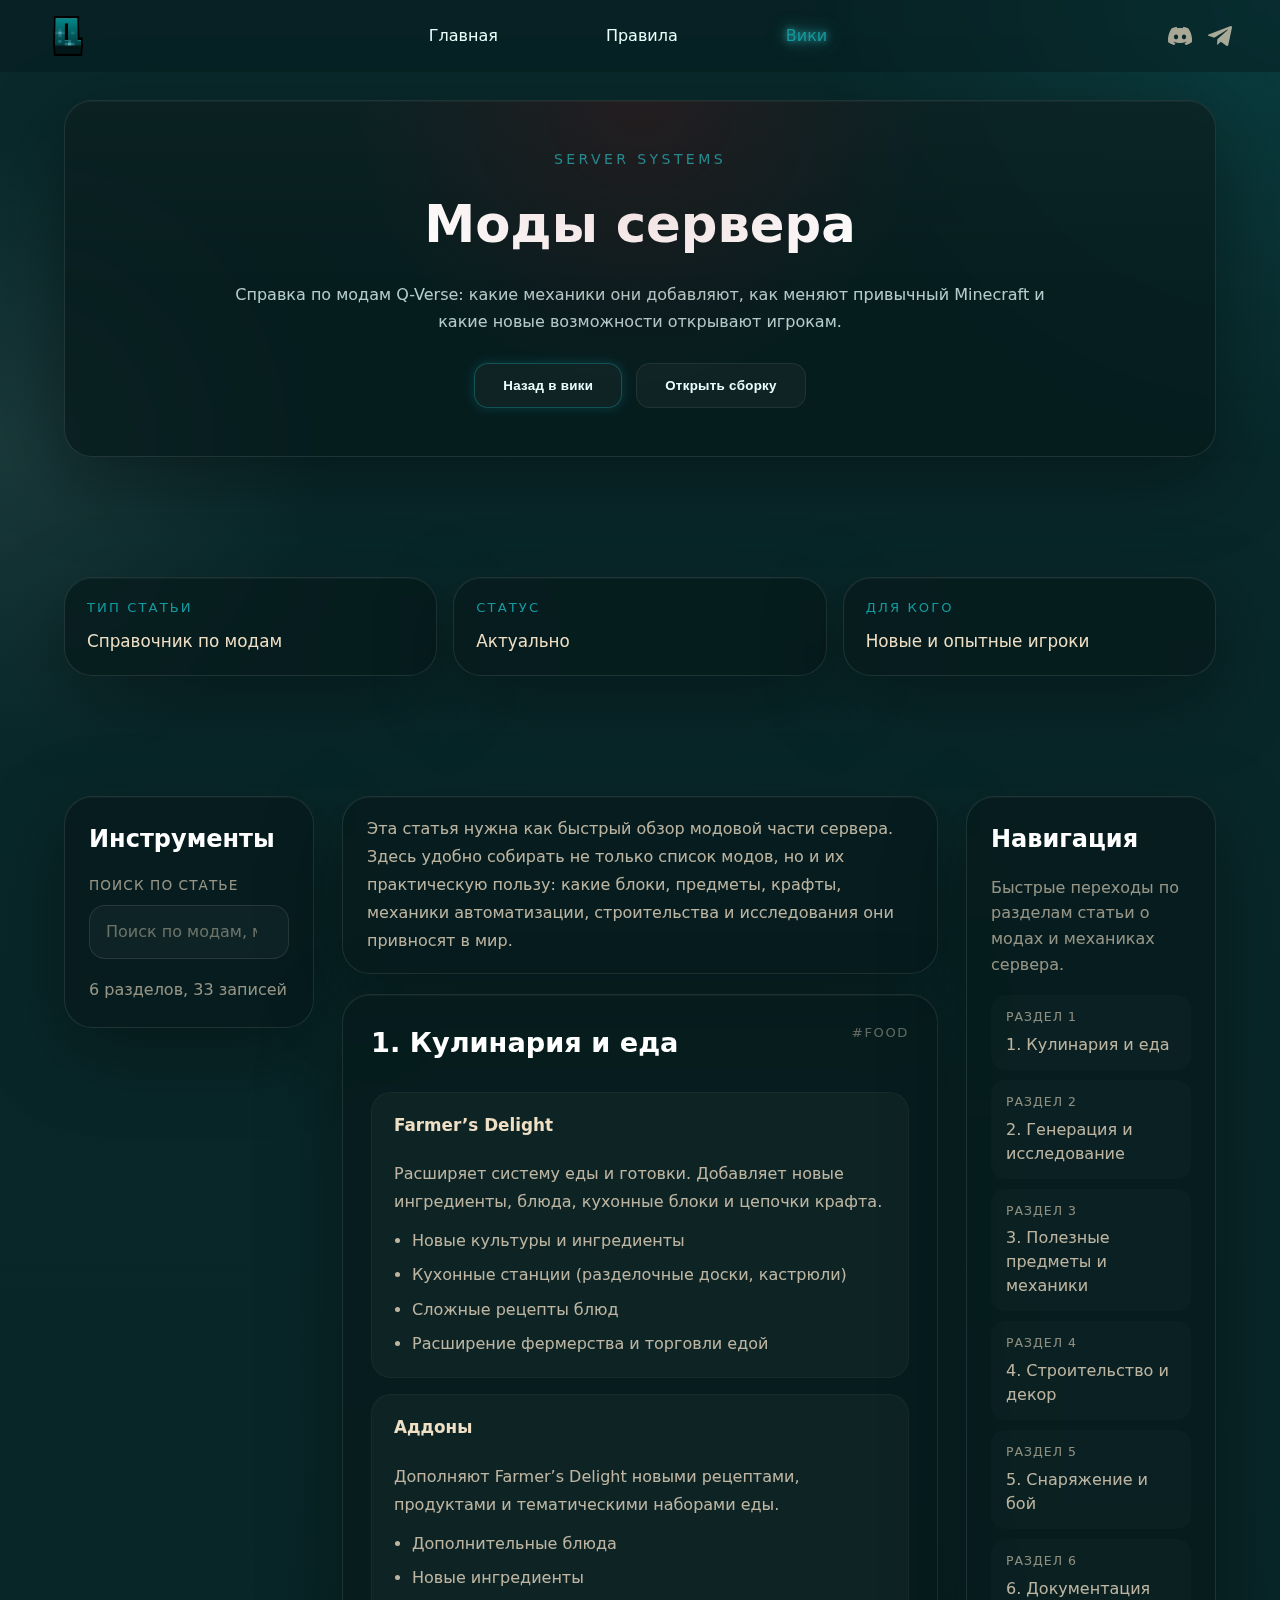
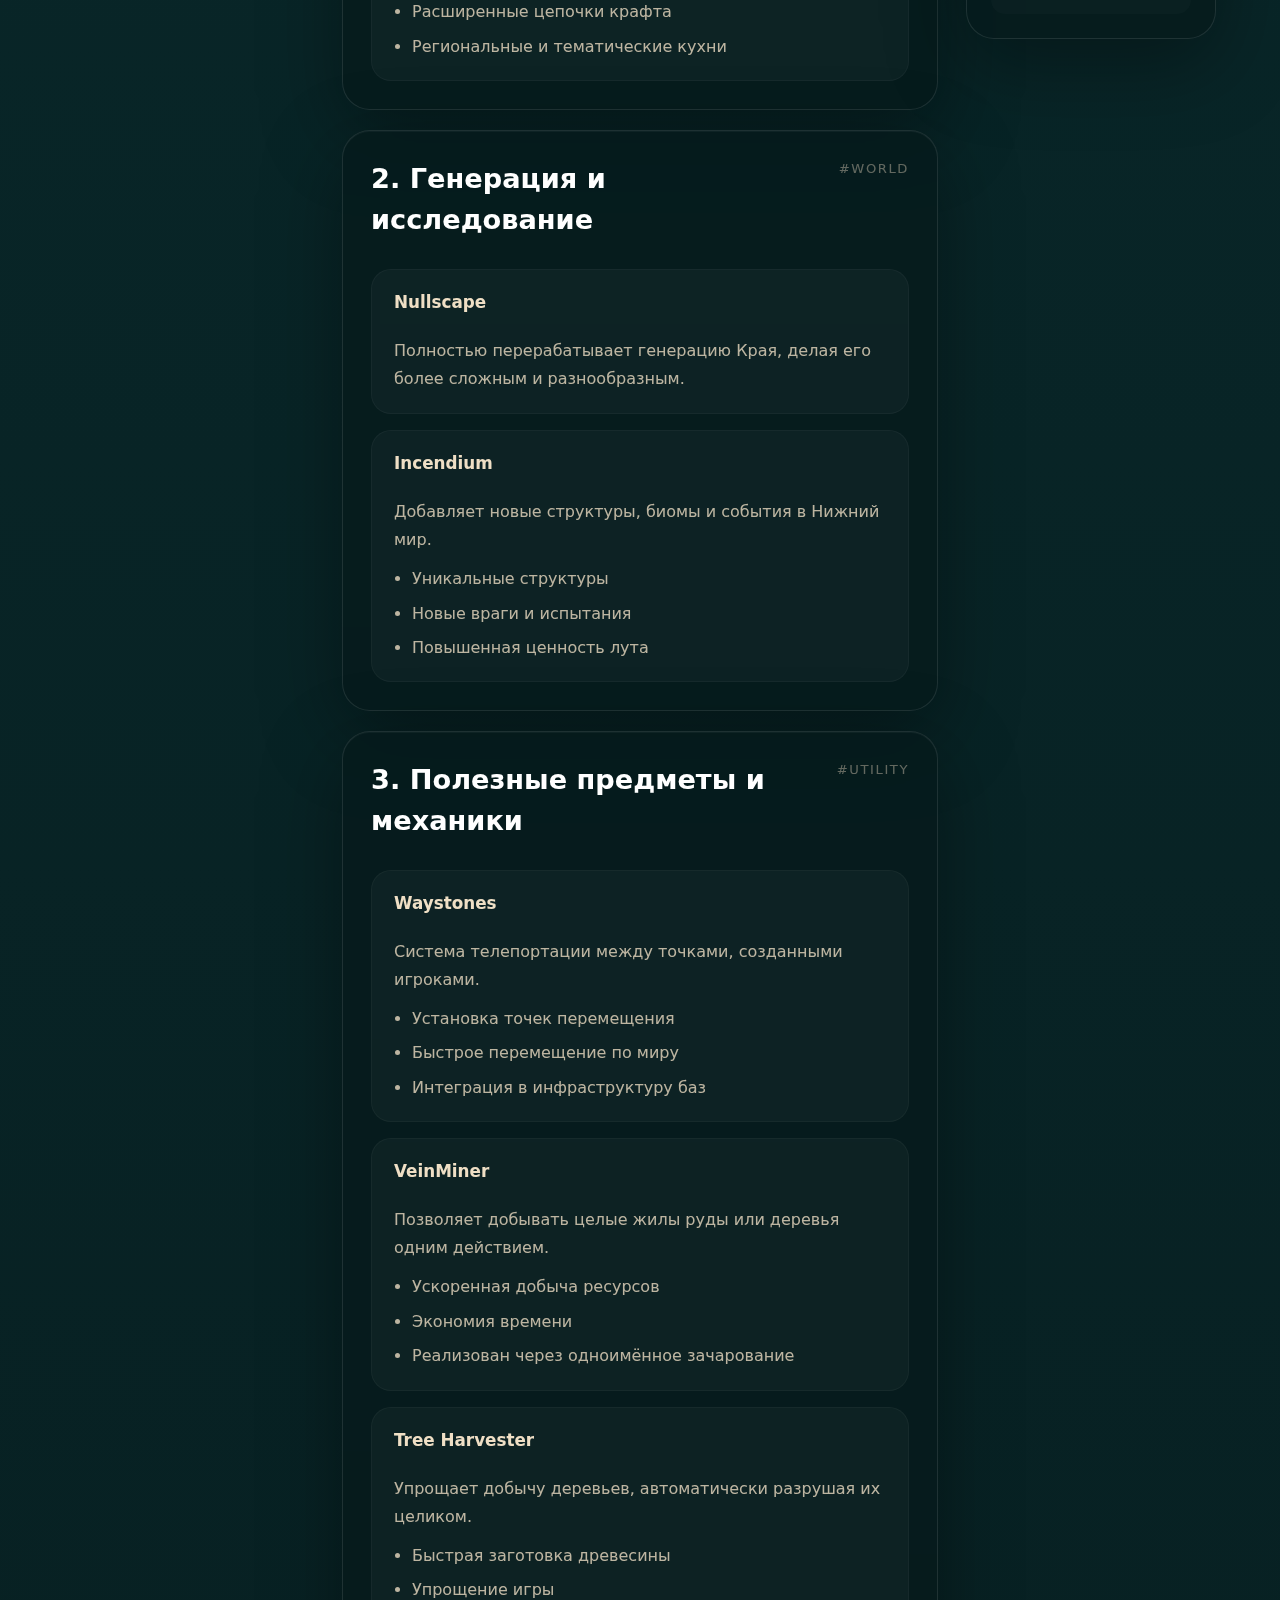
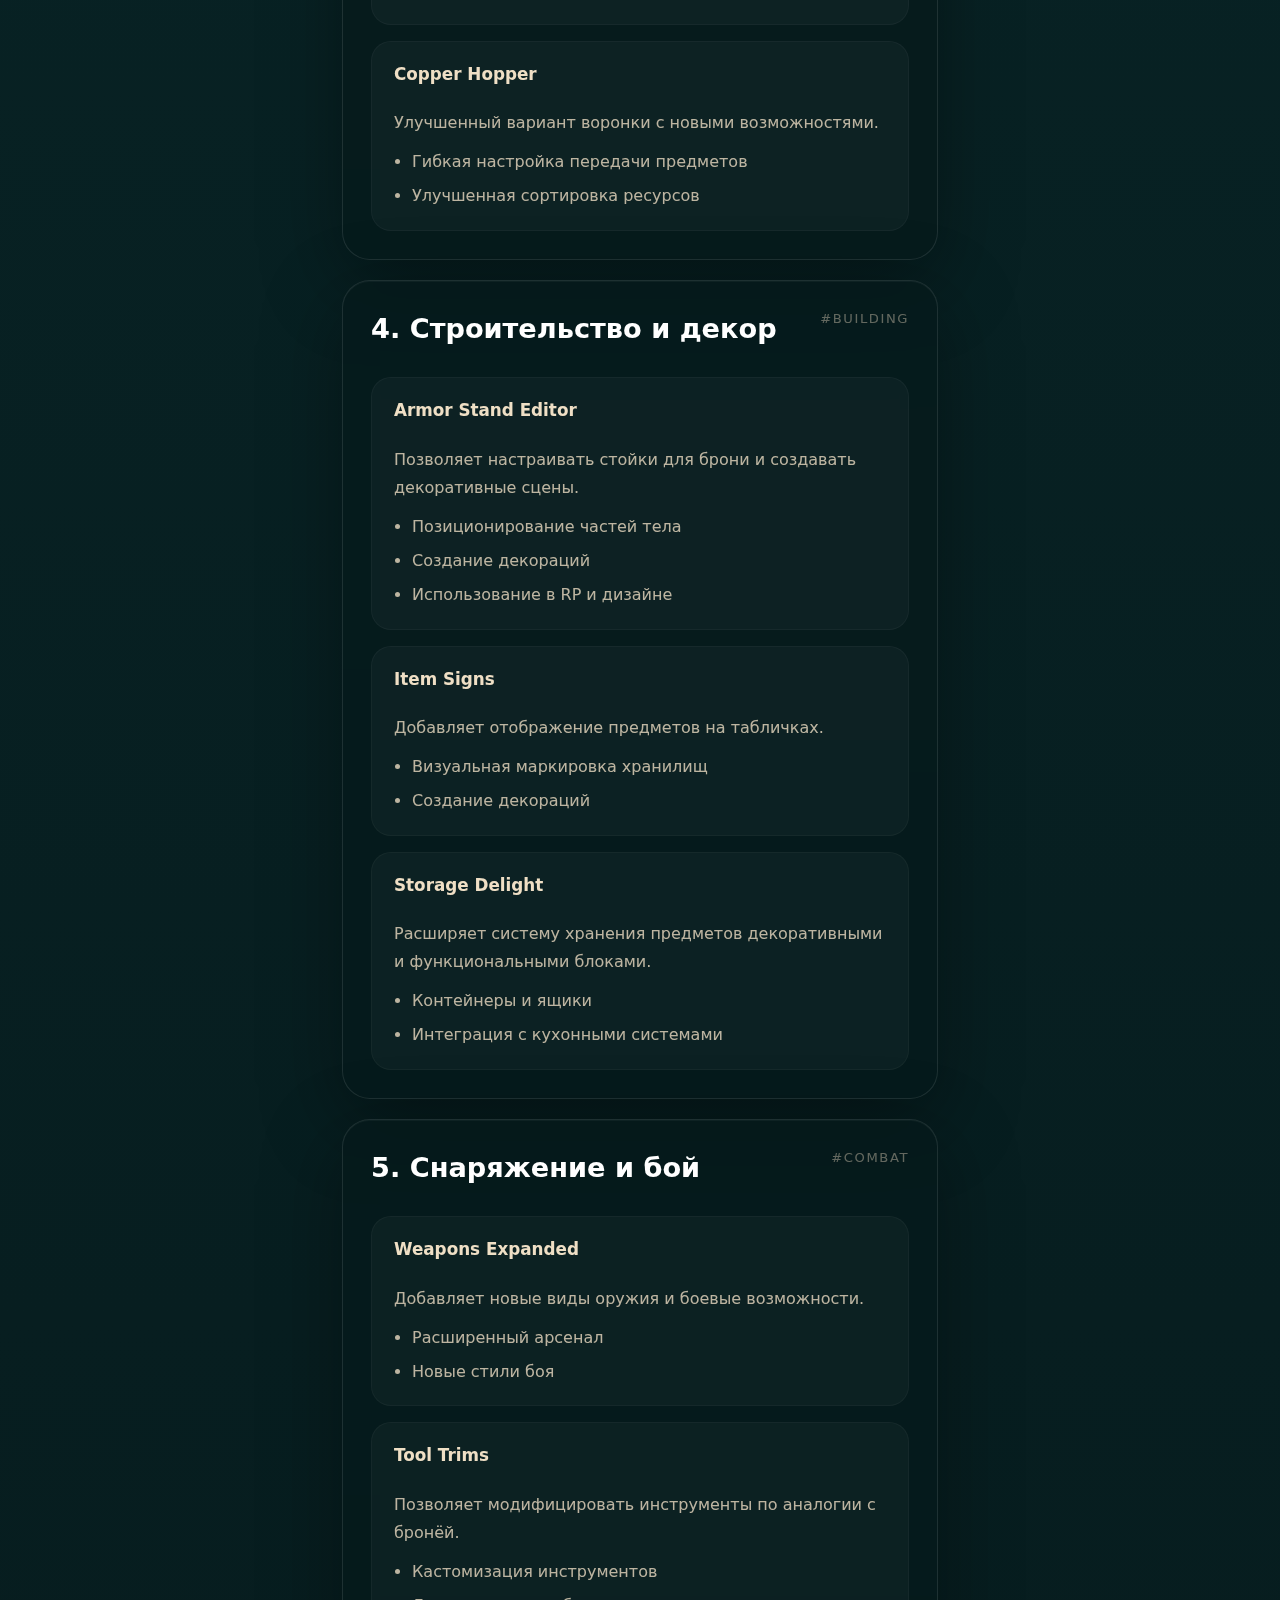
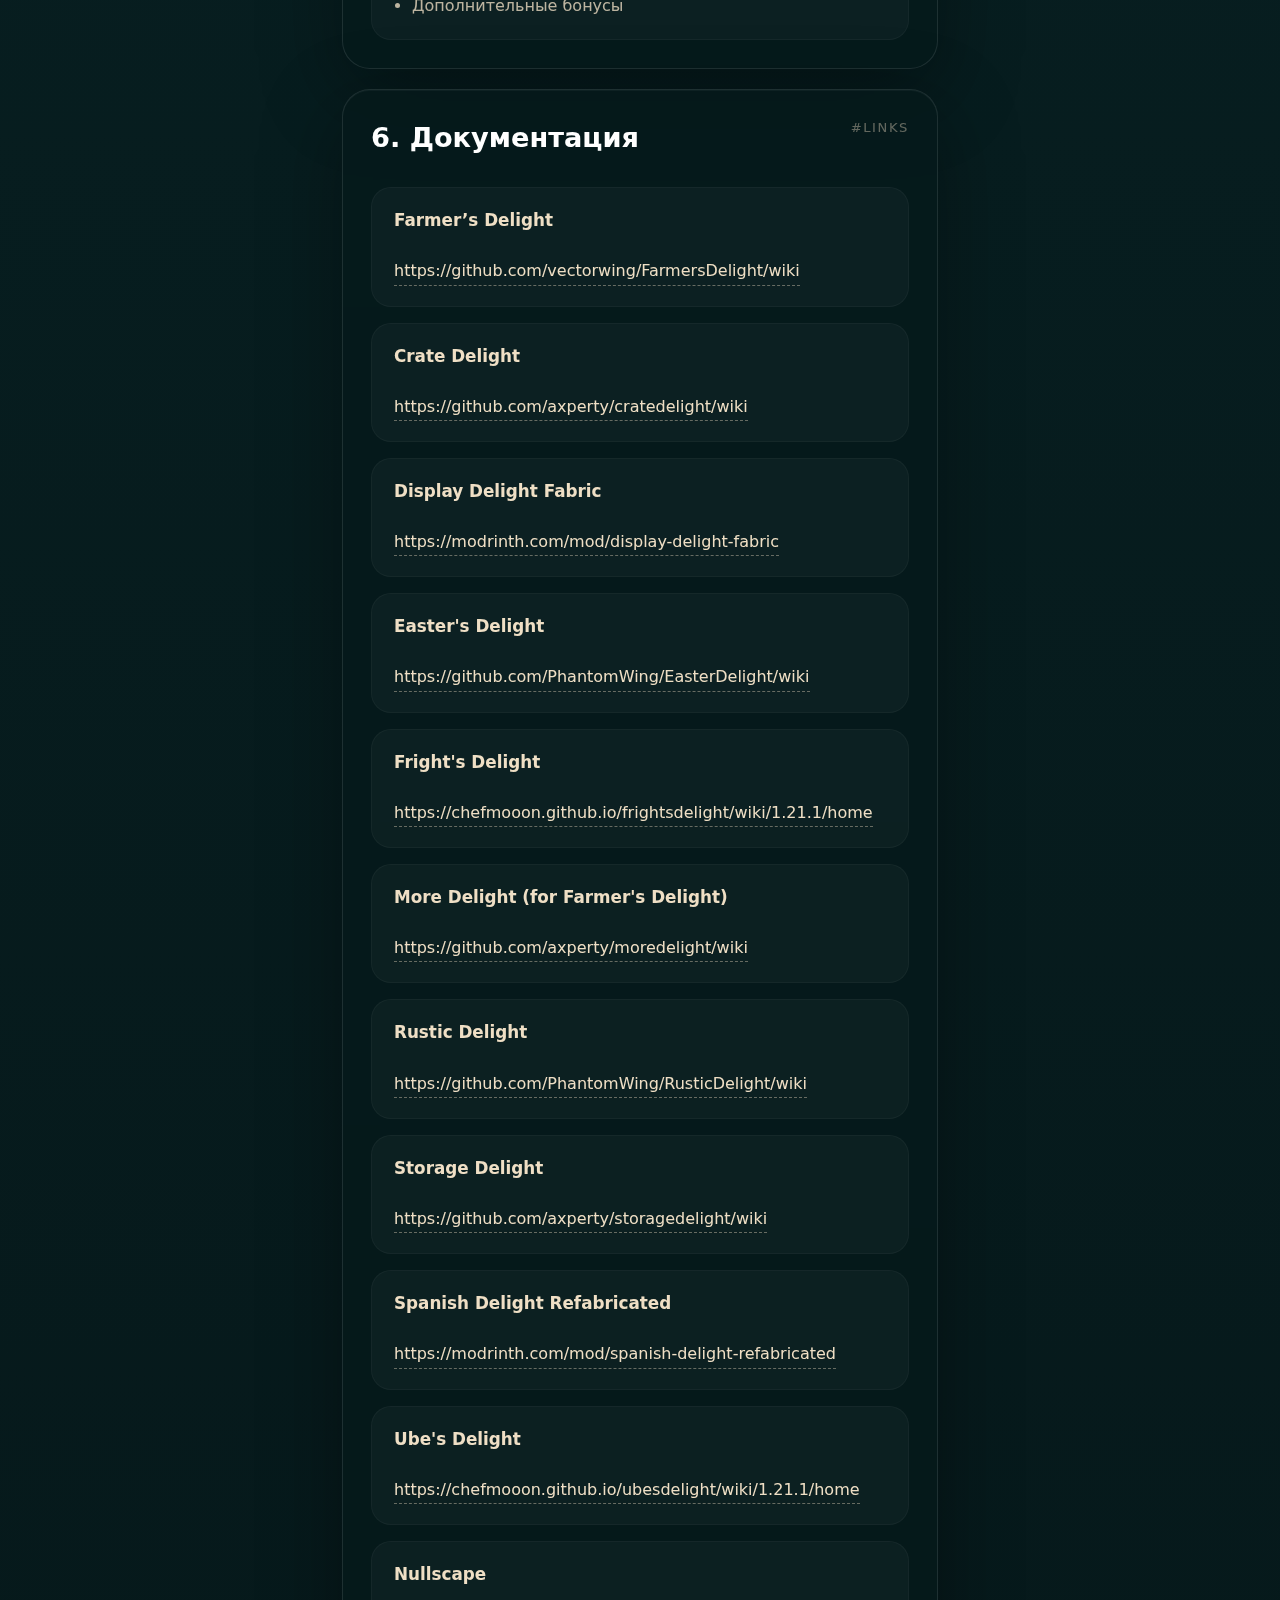
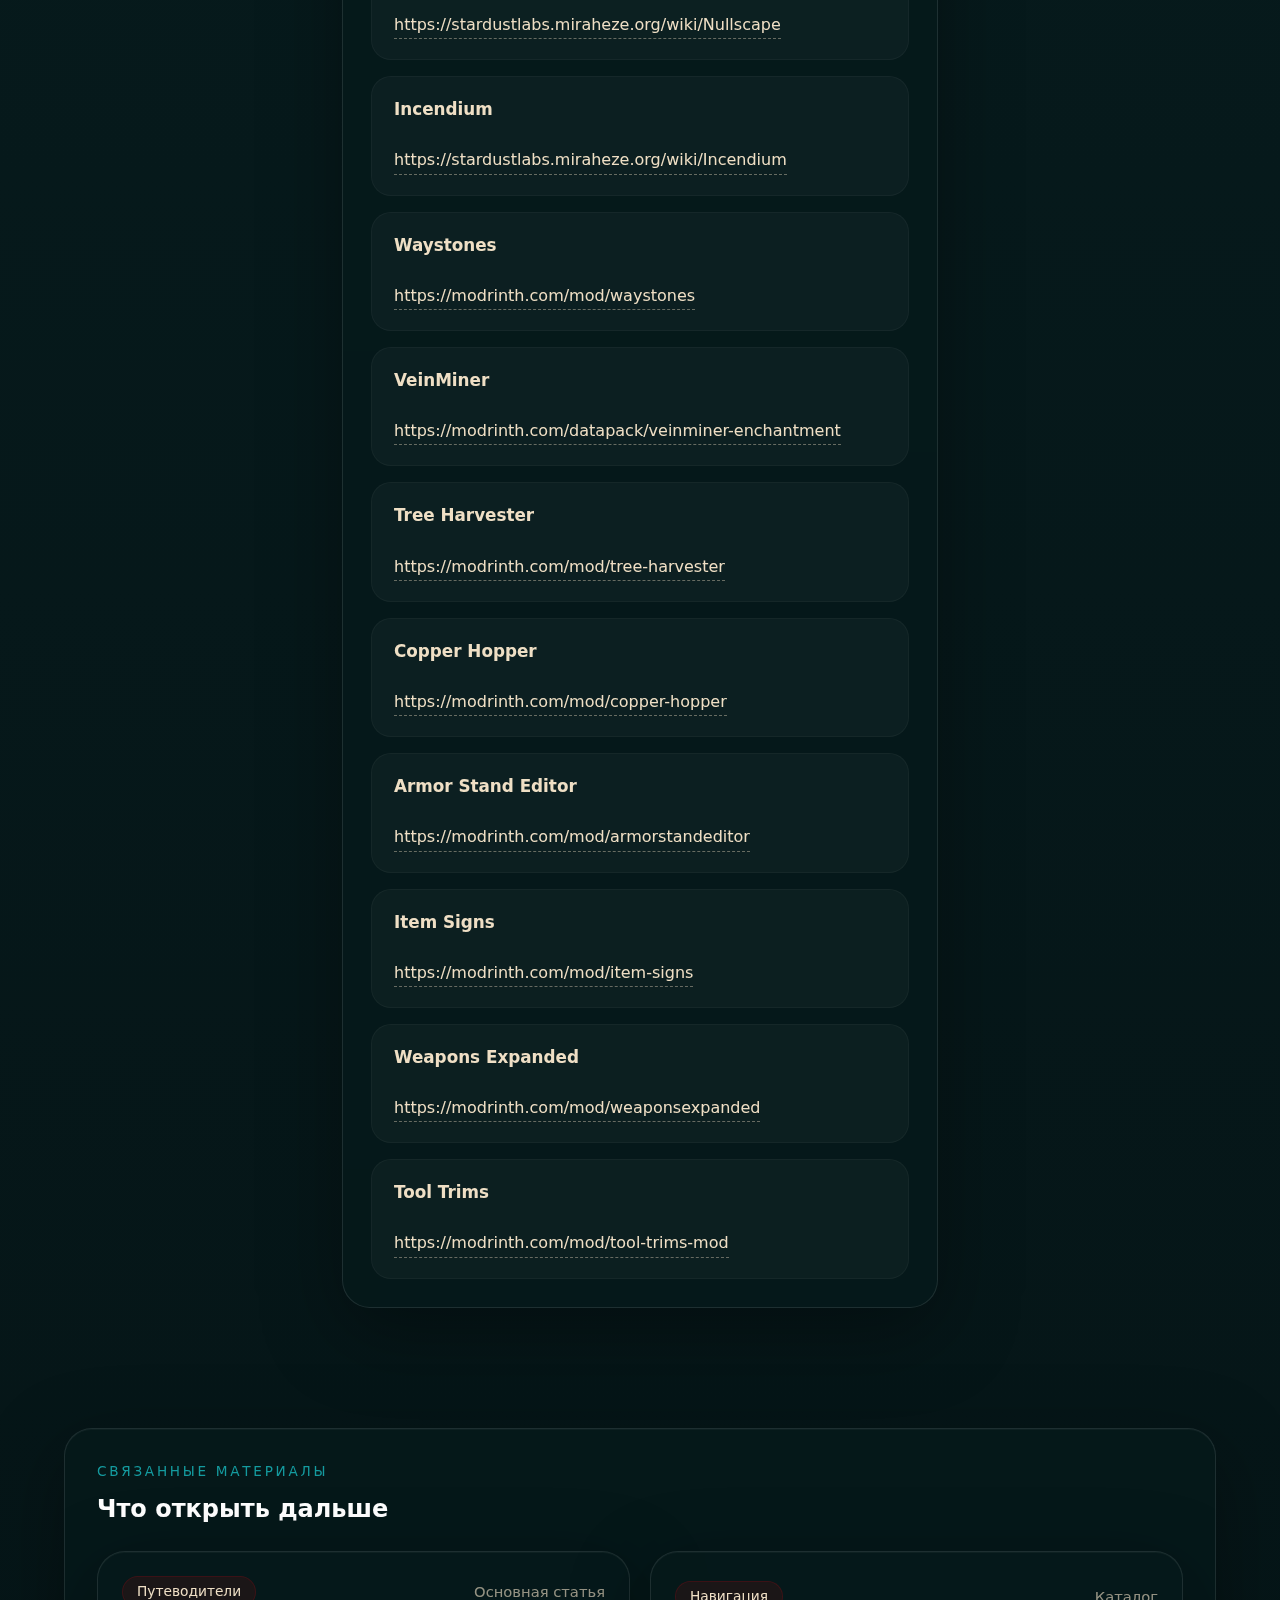
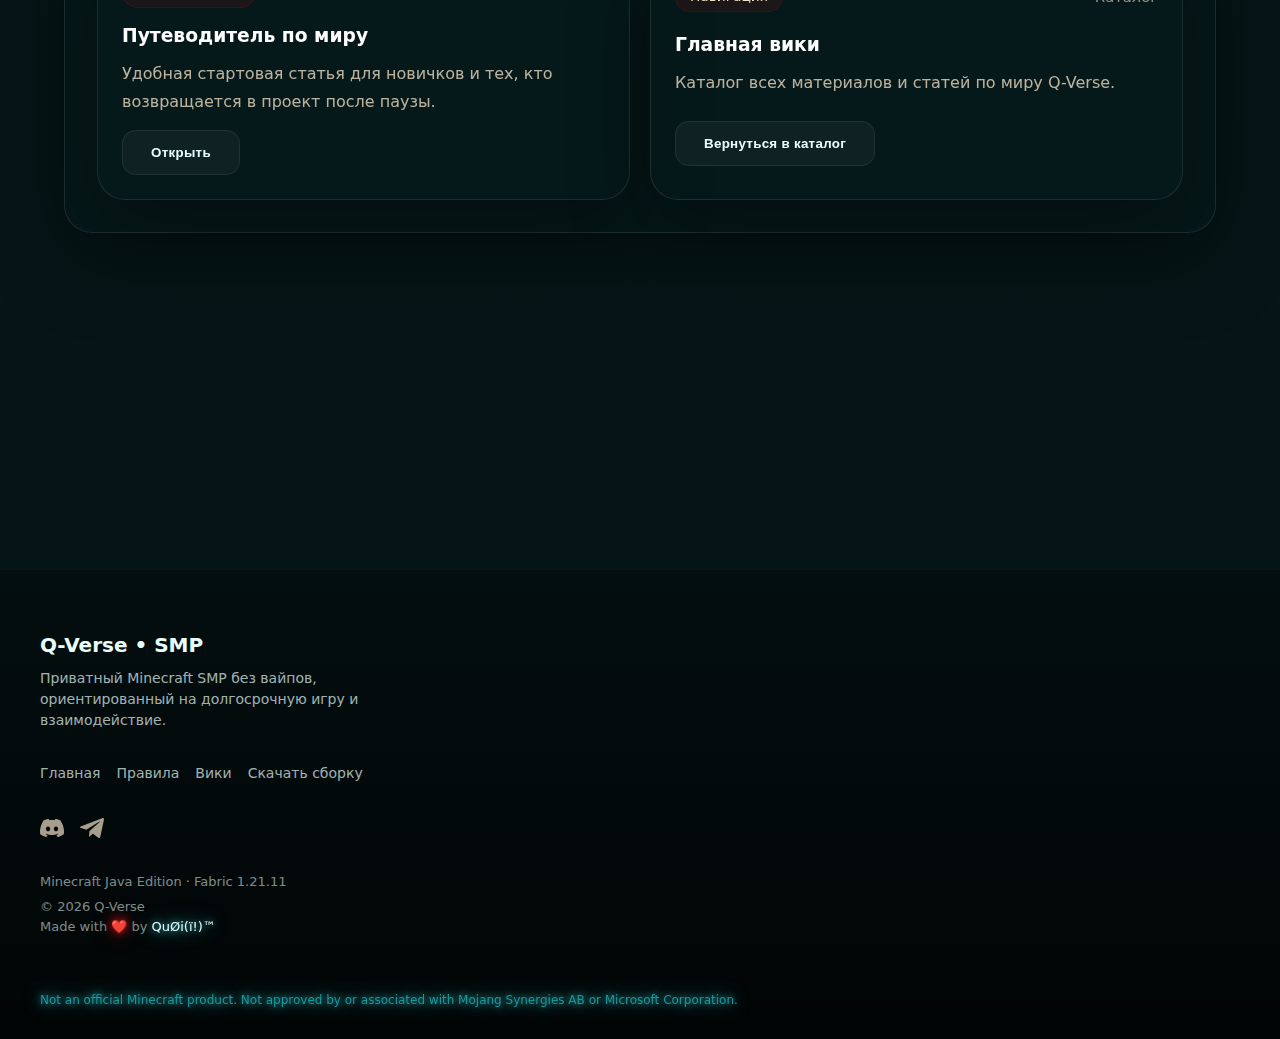
<file: wiki/mods/index.html>
<!doctype html>
<html lang="ru">
  <head>
    <meta charset="UTF-8" />
    <title>Q-Verse — Моды сервера</title>
    <meta name="viewport" content="width=device-width, initial-scale=1" />
    <link rel="icon" href="/assets/logo.png" />

    <link rel="stylesheet" href="/css/base.css" />
    <link rel="stylesheet" href="/css/header.css" />
    <link rel="stylesheet" href="/css/buttons.css" />
    <link rel="stylesheet" href="/css/footer.css" />
    <link rel="stylesheet" href="/css/wiki.css" />
  </head>
  <body data-wiki-mode="article" data-wiki-source="/wiki/data/mods.json">
    <header class="header" id="header">
      <div class="header-left">
        <a href="/">
          <img src="/assets/logo.png" alt="Q-Verse" class="logo" />
        </a>
      </div>

      <nav class="nav">
        <a href="/">Главная</a>
        <a href="/rules">Правила</a>
        <a href="/wiki" class="active">Вики</a>
      </nav>

      <div class="header-right links">
        <a href="http://discord.gg/GWVaEAGXRu" target="_blank">
          <img src="/assets/discord.png" alt="Discord" class="icon" />
        </a>
        <a href="https://t.me/qverse_smp" target="_blank">
          <img src="/assets/telegram.png" alt="Telegram" class="icon" />
        </a>
      </div>
    </header>

    <main class="page-main wiki-page">
      <section class="page-header section">
        <div class="page-header-card panel wiki-hero">
          <p id="wikiArticleEyebrow" class="page-eyebrow">Server Systems</p>
          <h1 id="wikiArticleTitle">Моды сервера</h1>
          <p id="wikiArticleLead" class="page-lead wiki-lead">
            Справка по модам Q-Verse: какие механики они добавляют, на что
            влияют и какие новые возможности открывают игрокам.
          </p>

          <div id="wikiArticleActions" class="page-actions">
            <a href="/wiki">
              <button class="btn primary">Назад в вики</button>
            </a>
            <a href="https://github.com/QVerseInstitute/Q-Verse-Modpack/releases">
              <button class="btn ghost">Открыть сборку</button>
            </a>
          </div>
        </div>
      </section>

      <section class="section wiki-facts-section">
        <div id="wikiArticleFacts" class="wiki-facts"></div>
      </section>

      <section class="wiki-article-layout section">
        <aside class="wiki-sidebar panel">
          <h2>Инструменты</h2>
          <label class="wiki-search wiki-search-article">
            <span class="wiki-search-label">Поиск по статье</span>
            <input
              id="wikiArticleSearch"
              class="wiki-search-input"
              type="search"
              placeholder="Моды, механики, блоки, предметы..."
            />
          </label>
          <p id="wikiArticleSummary" class="wiki-sidebar-note">
            Загрузка...
          </p>
        </aside>

        <section class="wiki-article-content">
          <div id="wikiArticleIntroCard" class="wiki-note panel">
            Эта статья загружается из JSON-файла и поддерживает навигацию по
            разделам, быстрые факты и фильтрацию содержимого.
          </div>

          <div id="wikiArticleContent" class="wiki-sections"></div>
        </section>

        <aside class="wiki-sidebar panel wiki-sidebar-right">
          <h2>Навигация</h2>
          <p class="wiki-sidebar-note">
            Быстрые переходы по разделам статьи о модах и механиках сервера.
          </p>
          <nav id="wikiArticleNav" class="wiki-nav"></nav>
        </aside>
      </section>

      <section class="section">
        <div class="panel wiki-related-shell">
          <div class="wiki-library-head">
            <div>
              <p class="section-label">Связанные материалы</p>
              <h2>Что открыть дальше</h2>
            </div>
          </div>

          <div id="wikiArticleRelated" class="wiki-entry-grid"></div>
        </div>
      </section>
    </main>

    <footer class="footer">
      <div class="footer-inner">
        <div class="footer-brand">
          <div class="footer-title">Q-Verse • SMP</div>
          <div class="footer-desc">
            Приватный Minecraft SMP без вайпов,<br />
            ориентированный на долгосрочную игру и взаимодействие.
          </div>
        </div>

        <nav class="footer-links">
          <a href="/">Главная</a>
          <a href="/rules">Правила</a>
          <a href="/wiki">Вики</a>
          <a href="https://github.com/QVerseInstitute/Q-Verse-Modpack/releases">
            Скачать сборку
          </a>
        </nav>

        <nav class="links">
          <a href="http://discord.gg/GWVaEAGXRu" target="_blank">
            <img src="/assets/discord.png" alt="Discord" class="icon" />
          </a>
          <a href="https://t.me/qverse_smp" target="_blank">
            <img src="/assets/telegram.png" alt="Telegram" class="icon" />
          </a>
        </nav>

        <div class="footer-meta">
          <div>Minecraft Java Edition · Fabric 1.21.11</div>
          <div class="footer-copy">
            © 2026 Q-Verse<br />
            Made with <a class="red-glowing">❤️</a> by
            <a href="https://github.com/Qu0i" class="profile-link cyan-glowing">
              QuØi(ї!)™
            </a>
          </div>
        </div>

        <div class="footer-disclaimer">
          Not an official Minecraft product. Not approved by or associated with
          Mojang Synergies AB or Microsoft Corporation.
        </div>
      </div>
    </footer>

    <script src="/js/header.js"></script>
    <script src="/js/wiki.js"></script>
  </body>
</html>
</file>
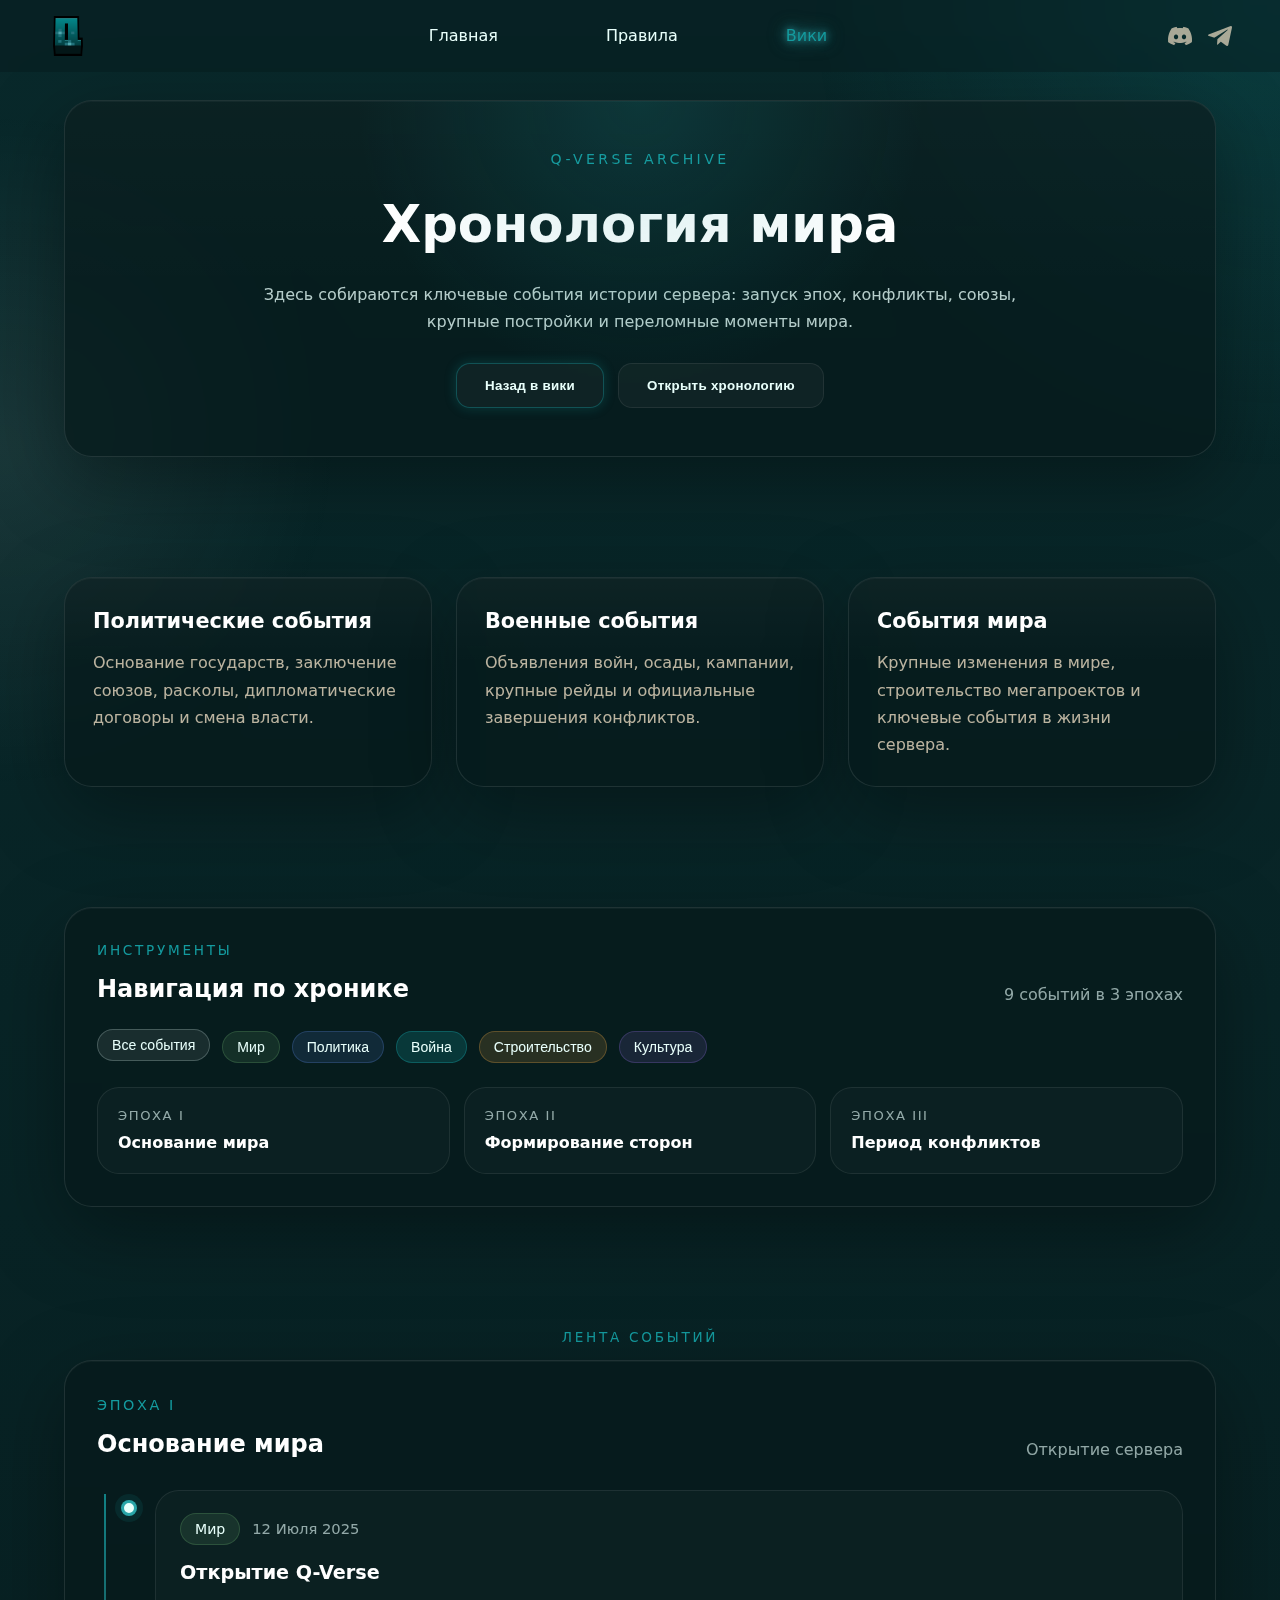
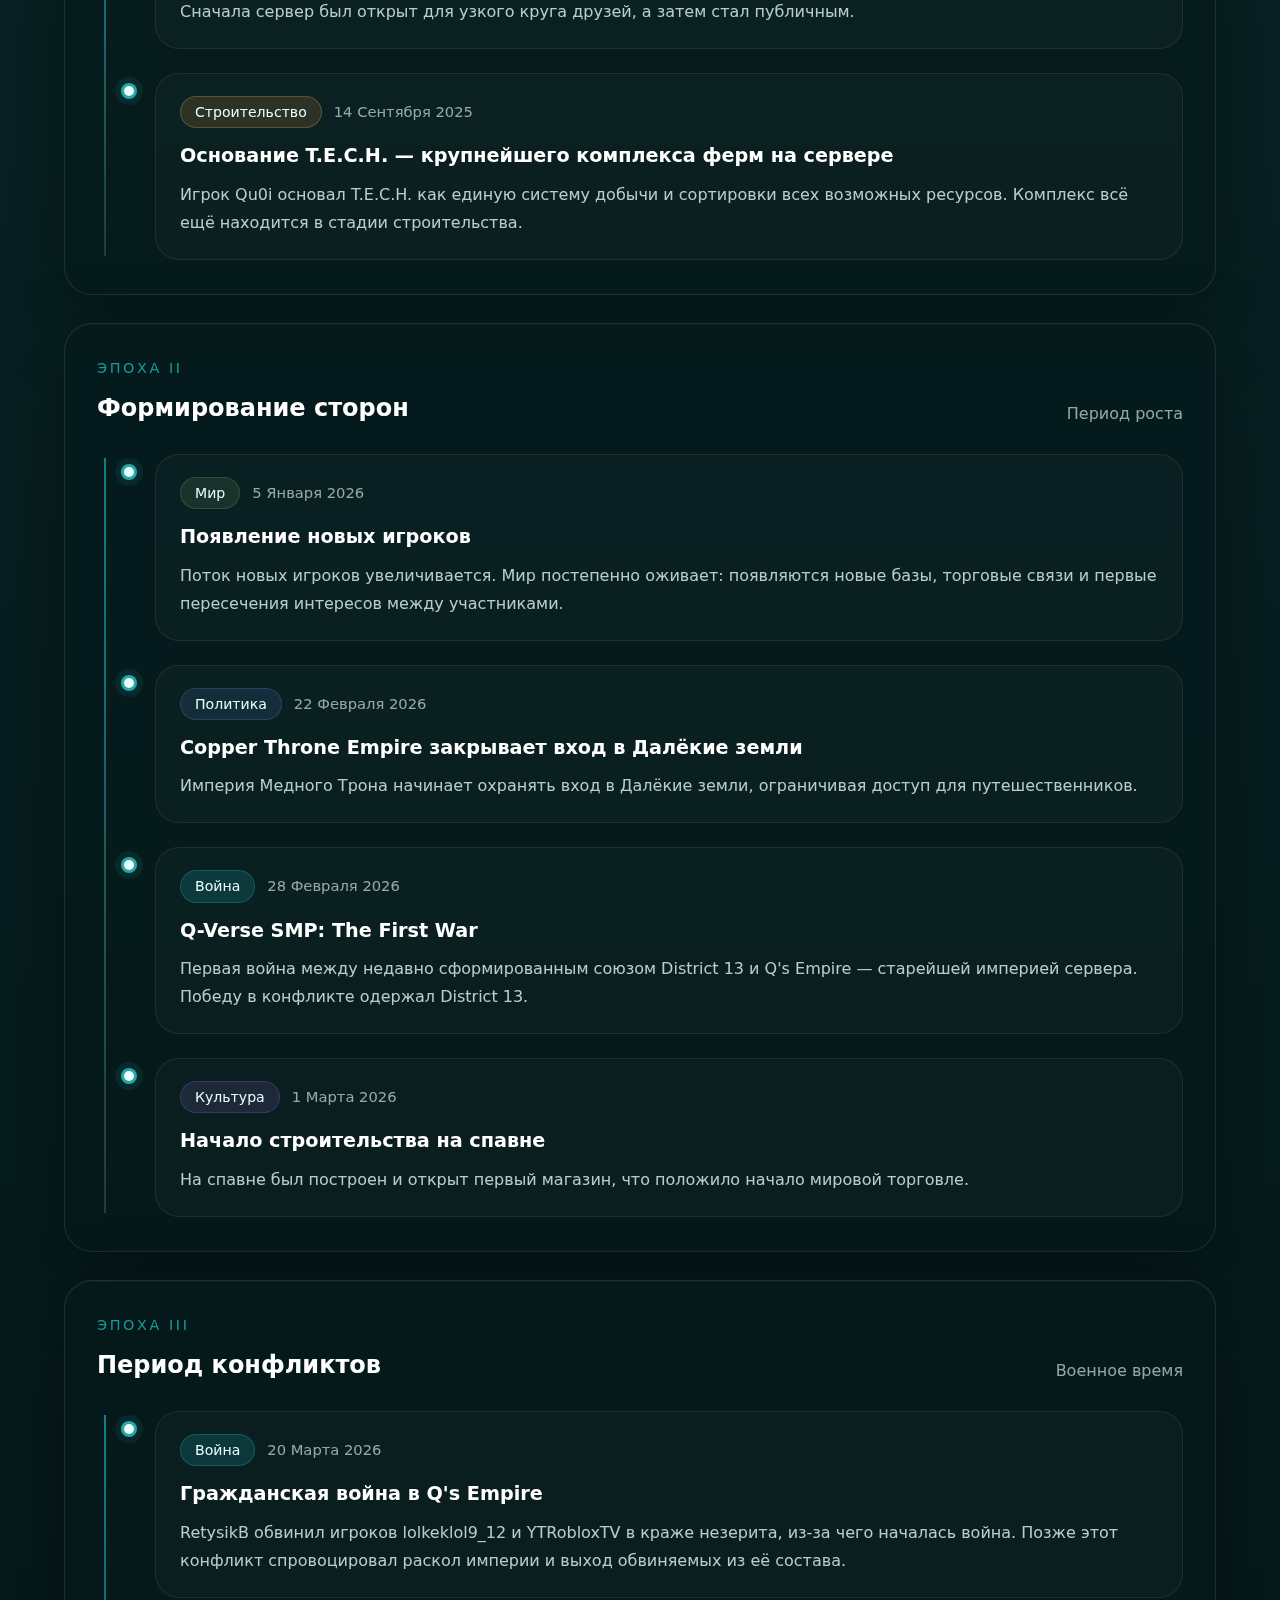
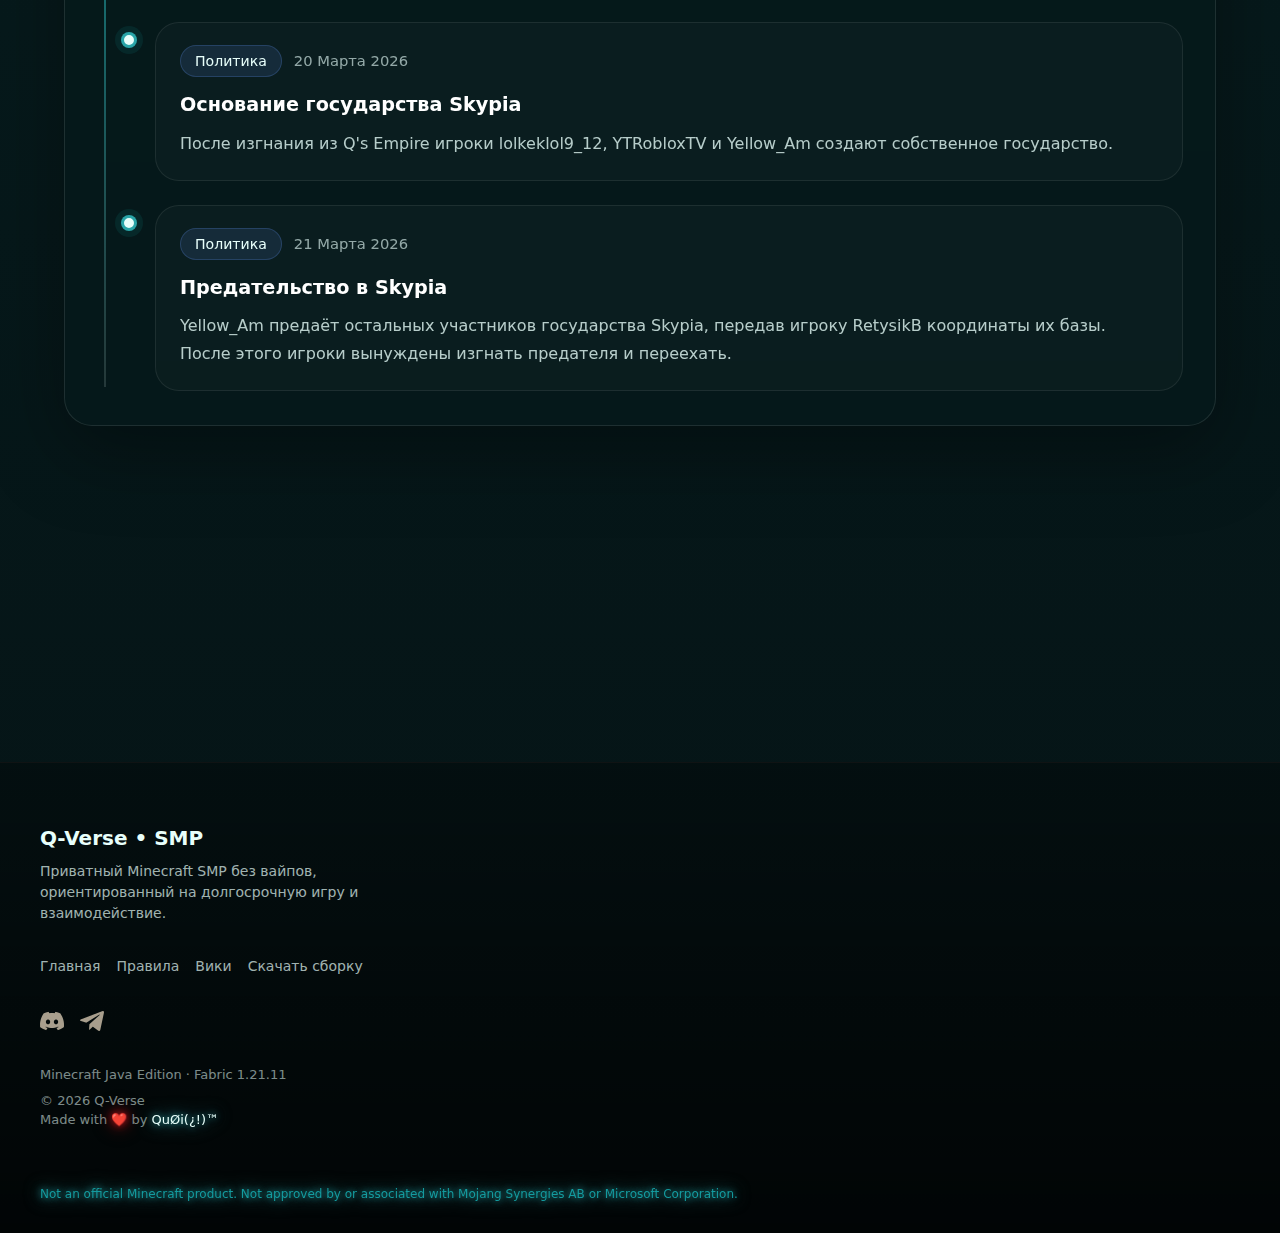
<file: wiki/timeline/index.html>
<!doctype html>
<html lang="ru">
  <head>
    <meta charset="UTF-8" />
    <title>Q-Verse — Хронология мира</title>
    <meta name="viewport" content="width=device-width, initial-scale=1" />
    <link rel="icon" href="/assets/logo.png" />

    <link rel="stylesheet" href="/css/base.css" />
    <link rel="stylesheet" href="/css/header.css" />
    <link rel="stylesheet" href="/css/buttons.css" />
    <link rel="stylesheet" href="/css/footer.css" />
    <link rel="stylesheet" href="/css/cards.css" />
    <link rel="stylesheet" href="/css/timeline.css" />
  </head>
  <body data-timeline-source="/wiki/data/timeline.json">
    <header class="header" id="header">
      <div class="header-left">
        <a href="/">
          <img src="/assets/logo.png" alt="Q-Verse" class="logo" />
        </a>
      </div>

      <nav class="nav">
        <a href="/">Главная</a>
        <a href="/rules">Правила</a>
        <a href="/wiki" class="active">Вики</a>
      </nav>

      <div class="header-right links">
        <a href="https://discord.gg/GWVaEAGXRu" target="_blank" rel="noopener noreferrer">
          <img src="/assets/discord.png" alt="Discord" class="icon" />
        </a>
        <a href="https://t.me/qverse_smp" target="_blank" rel="noopener noreferrer">
          <img src="/assets/telegram.png" alt="Telegram" class="icon" />
        </a>
      </div>
    </header>

    <main class="page-main timeline-page">
      <section class="page-header section">
        <div class="page-header-card panel timeline-hero">
          <p class="page-eyebrow">Q-Verse Archive</p>
          <h1 id="timelinePageTitle">Хронология мира</h1>
          <p id="timelinePageLead" class="page-lead timeline-lead">
            Здесь собираются ключевые события истории сервера: запуск эпох,
            конфликты, союзы, крупные постройки и переломные моменты мира.
          </p>

          <div class="page-actions">
            <a href="/wiki">
              <button class="btn primary">Назад в вики</button>
            </a>
            <a href="#timeline-start">
              <button class="btn ghost">Открыть хронологию</button>
            </a>
          </div>
        </div>
      </section>

      <section class="section timeline-overview">

        <div id="timelineOverview" class="cards"></div>
      </section>

      <section class="section timeline-controls-section">
        <div class="panel timeline-controls">
          <div class="timeline-controls-head">
            <div>
              <p class="section-label">Инструменты</p>
              <h2>Навигация по хронике</h2>
            </div>
            <p id="timelineSummary" class="timeline-summary">Загрузка...</p>
          </div>

          <div id="timelineFilters" class="timeline-tags"></div>
          <nav id="timelineEraNav" class="timeline-era-nav"></nav>
        </div>
      </section>

      <section class="section timeline-section" id="timeline-start">
        <p class="section-label">Лента событий</p>

        <div id="timelineStack" class="timeline-stack"></div>
      </section>
    </main>

    <footer class="footer">
      <div class="footer-inner">
        <div class="footer-brand">
          <div class="footer-title">Q-Verse • SMP</div>
          <div class="footer-desc">
            Приватный Minecraft SMP без вайпов,<br />
            ориентированный на долгосрочную игру и взаимодействие.
          </div>
        </div>

        <nav class="footer-links">
          <a href="/">Главная</a>
          <a href="/rules">Правила</a>
          <a href="/wiki">Вики</a>
          <a href="https://github.com/QVerseInstitute/Q-Verse-Modpack/releases">
            Скачать сборку
          </a>
        </nav>

        <nav class="links">
          <a href="https://discord.gg/GWVaEAGXRu" target="_blank" rel="noopener noreferrer">
            <img src="/assets/discord.png" alt="Discord" class="icon" />
          </a>
          <a href="https://t.me/qverse_smp" target="_blank" rel="noopener noreferrer">
            <img src="/assets/telegram.png" alt="Telegram" class="icon" />
          </a>
        </nav>

        <div class="footer-meta">
          <div>Minecraft Java Edition · Fabric 1.21.11</div>
          <div class="footer-copy">
            © 2026 Q-Verse<br />
            Made with <a class="red-glowing">❤️</a> by
            <a href="https://github.com/Qu0i" class="profile-link cyan-glowing">
              QuØi(¿!)™
            </a>
          </div>
        </div>

        <div class="footer-disclaimer">
          Not an official Minecraft product. Not approved by or associated with
          Mojang Synergies AB or Microsoft Corporation.
        </div>
      </div>
    </footer>

    <script src="/js/header.js"></script>
    <script src="/js/timeline.js"></script>
  </body>
</html>
</file>
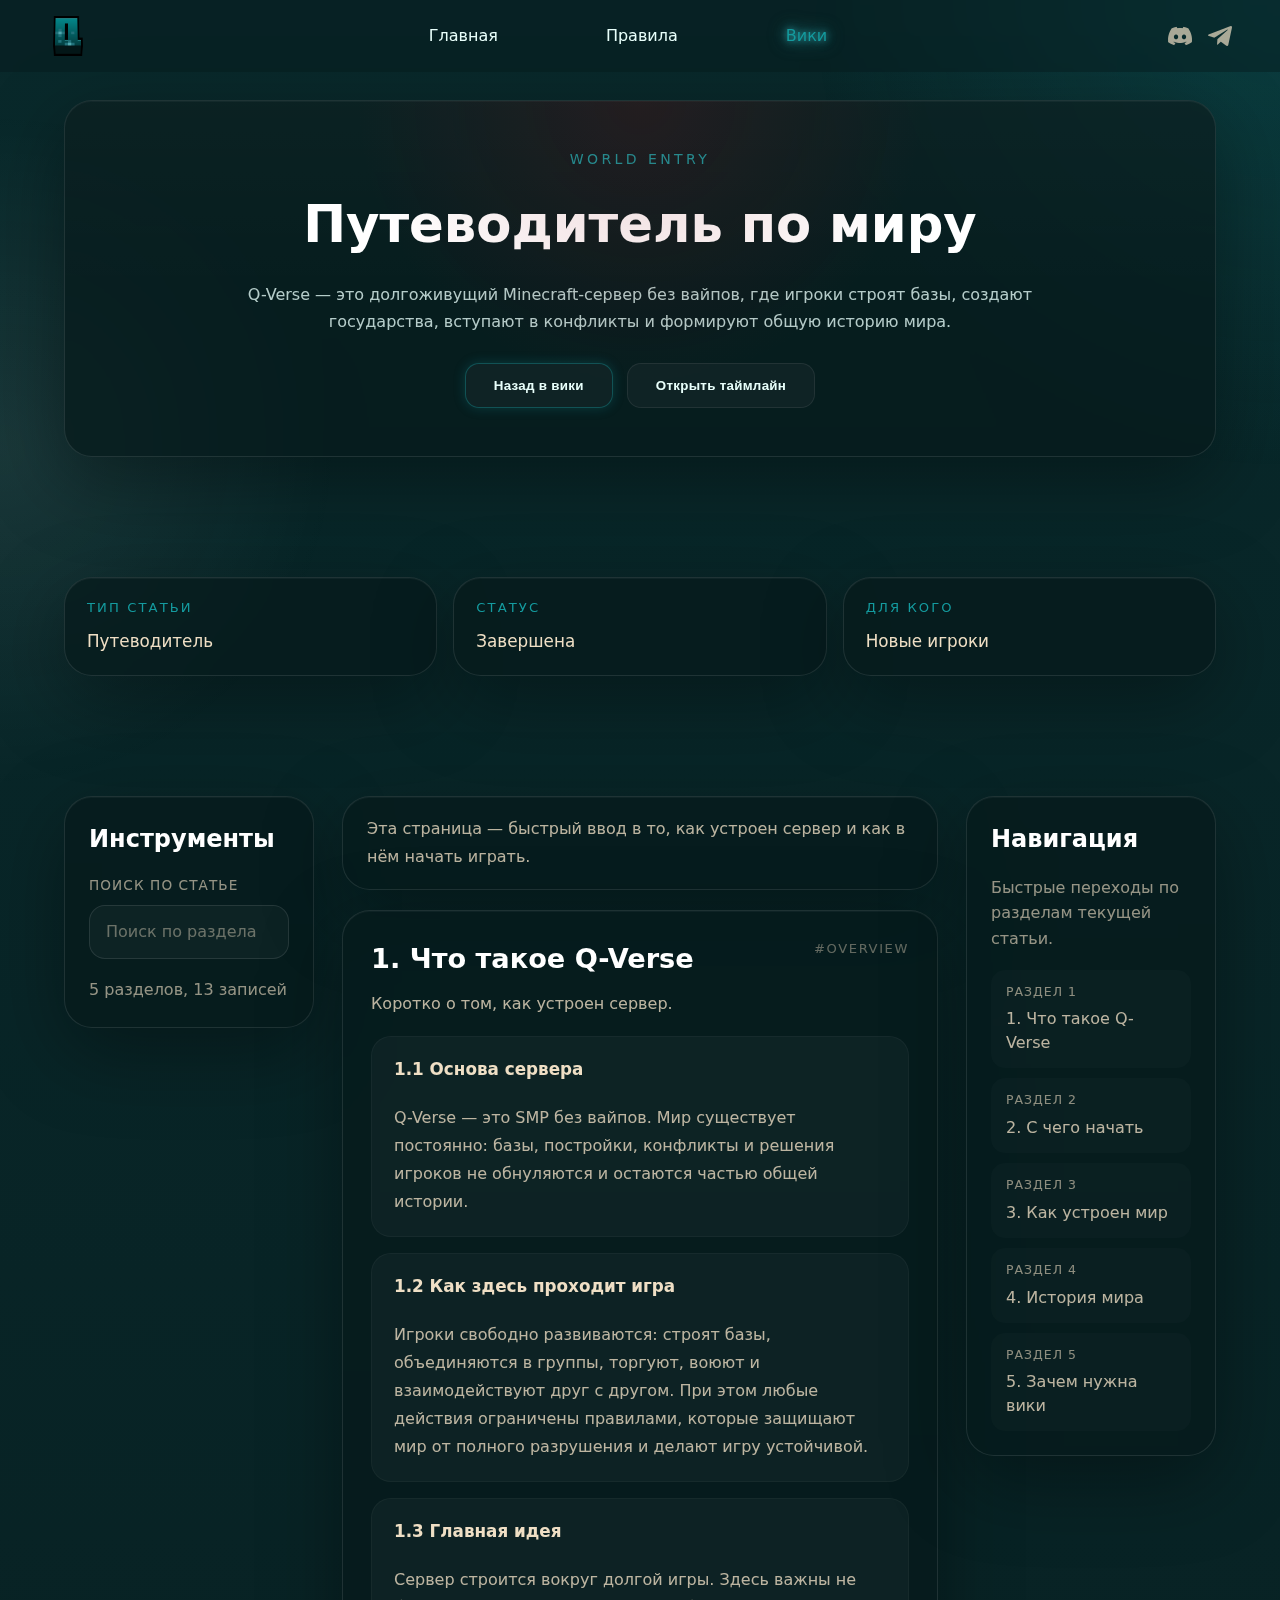
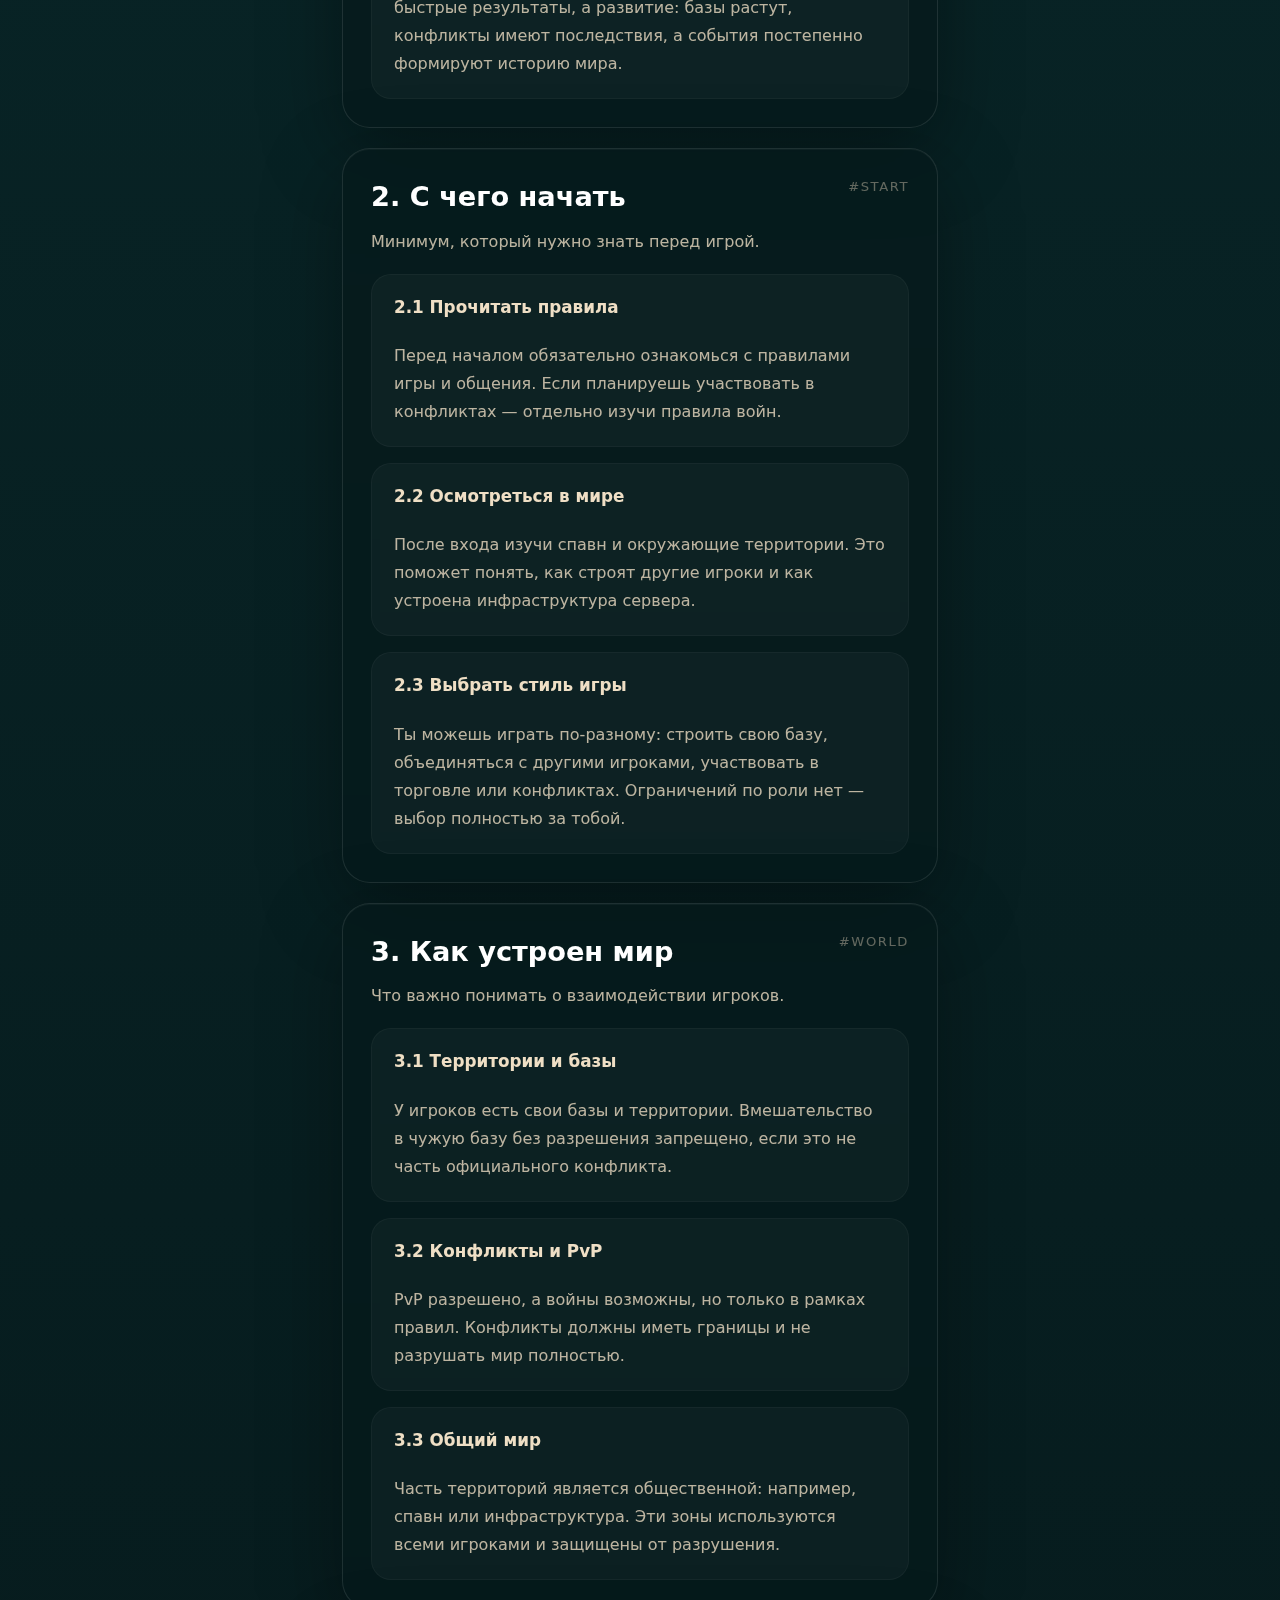
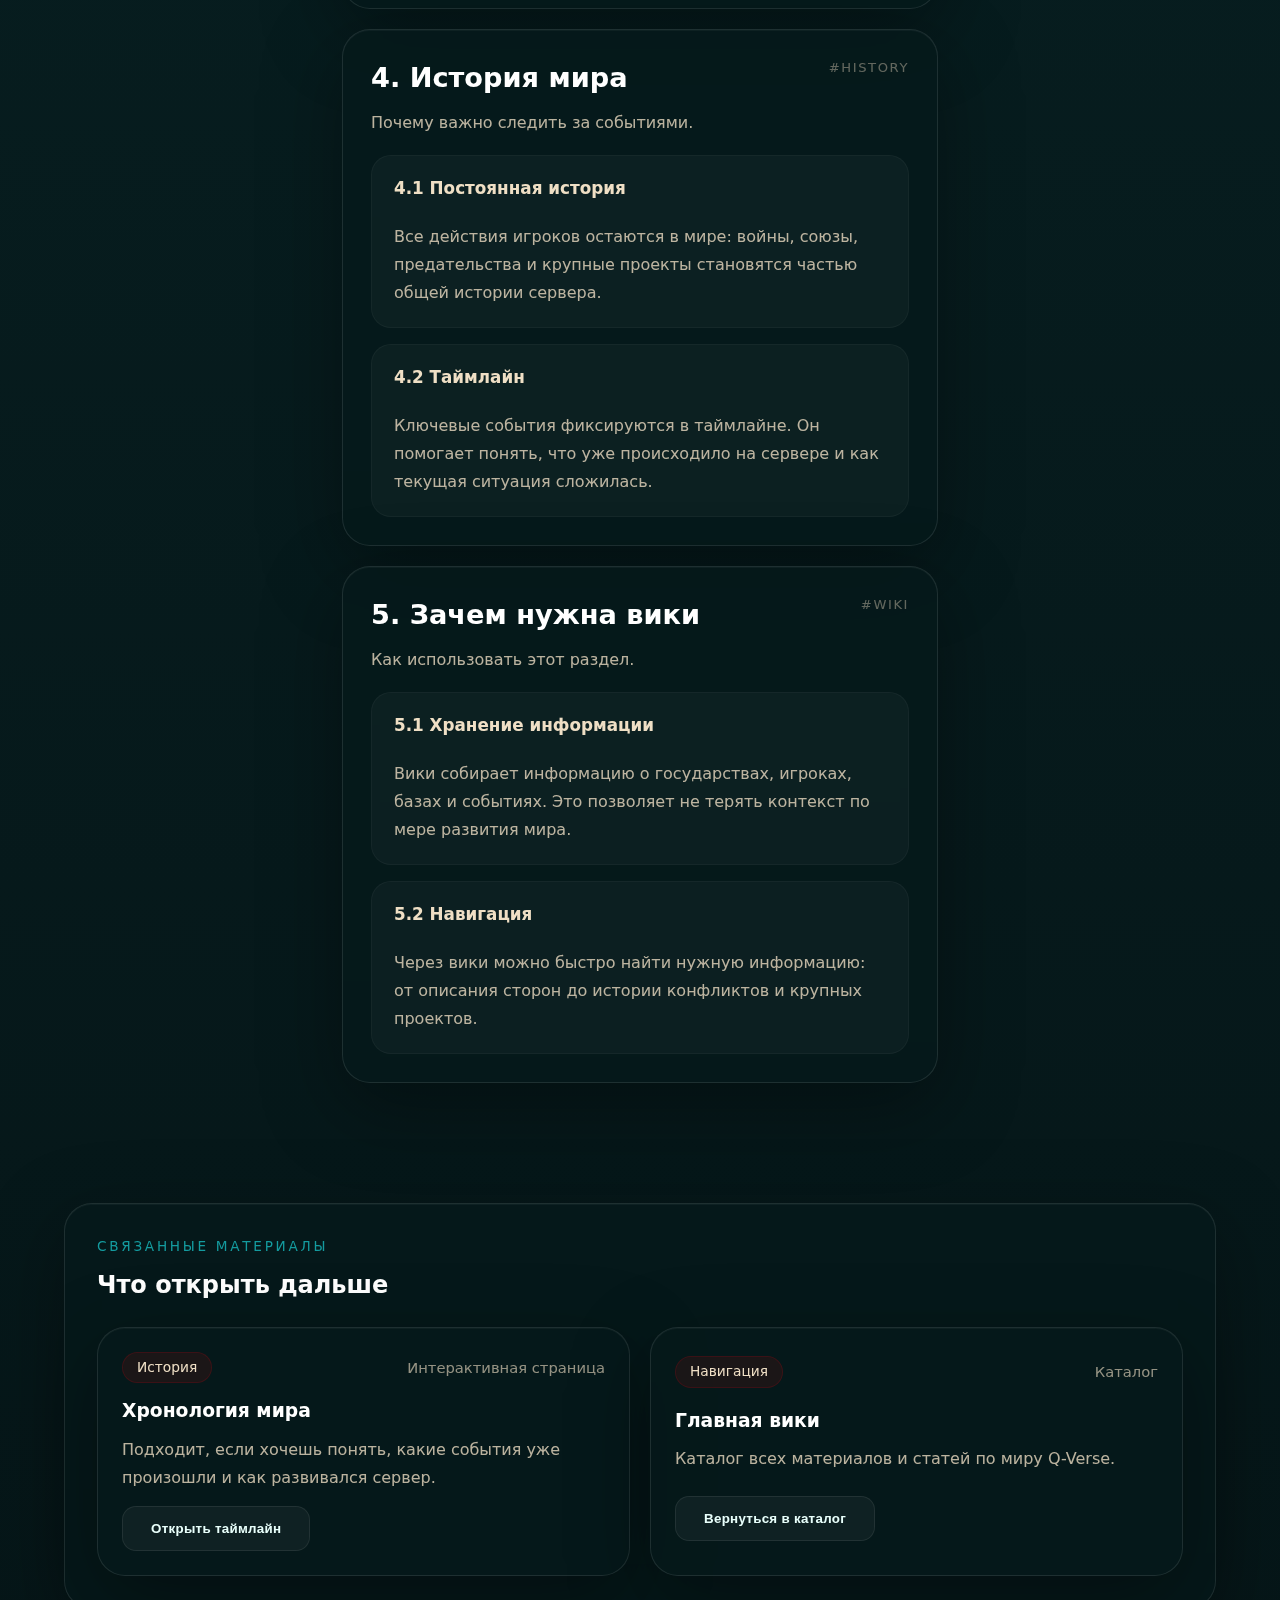
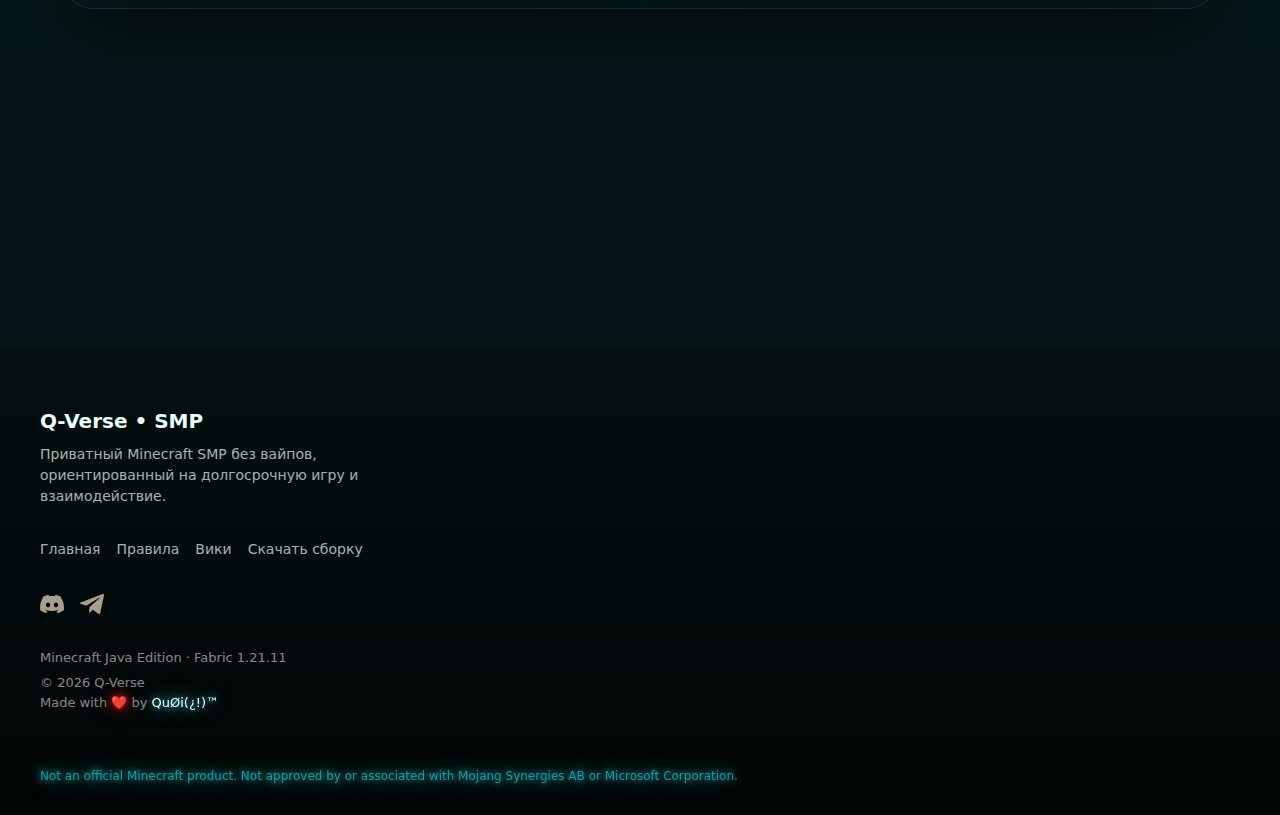
<file: wiki/world-guide/index.html>
<!doctype html>
<html lang="ru">
  <head>
    <meta charset="UTF-8" />
    <title>Q-Verse — Путеводитель по миру</title>
    <meta name="viewport" content="width=device-width, initial-scale=1" />
    <link rel="icon" href="/assets/logo.png" />

    <link rel="stylesheet" href="/css/base.css" />
    <link rel="stylesheet" href="/css/header.css" />
    <link rel="stylesheet" href="/css/buttons.css" />
    <link rel="stylesheet" href="/css/footer.css" />
    <link rel="stylesheet" href="/css/wiki.css" />
  </head>
  <body
    data-wiki-mode="article"
    data-wiki-source="/wiki/data/world-guide.json"
  >
    <header class="header" id="header">
      <div class="header-left">
        <a href="/">
          <img src="/assets/logo.png" alt="Q-Verse" class="logo" />
        </a>
      </div>

      <nav class="nav">
        <a href="/">Главная</a>
        <a href="/rules">Правила</a>
        <a href="/wiki" class="active">Вики</a>
      </nav>

      <div class="header-right links">
        <a href="https://discord.gg/GWVaEAGXRu" target="_blank" rel="noopener noreferrer">
          <img src="/assets/discord.png" alt="Discord" class="icon" />
        </a>
        <a href="https://t.me/qverse_smp" target="_blank" rel="noopener noreferrer">
          <img src="/assets/telegram.png" alt="Telegram" class="icon" />
        </a>
      </div>
    </header>

    <main class="page-main wiki-page">
      <section class="page-header section">
        <div class="page-header-card panel wiki-hero">
          <p id="wikiArticleEyebrow" class="page-eyebrow">Wiki Entry</p>
          <h1 id="wikiArticleTitle">Путеводитель по миру</h1>
          <p id="wikiArticleLead" class="page-lead wiki-lead">
            Краткая вводная по устройству мира, активностям и тому, с чего лучше
            начать.
          </p>

          <div id="wikiArticleActions" class="page-actions">
            <a href="/wiki">
              <button class="btn primary">Назад в вики</button>
            </a>
            <a href="/wiki/timeline">
              <button class="btn ghost">Открыть таймлайн</button>
            </a>
          </div>
        </div>
      </section>

      <section class="section wiki-facts-section">
        <div id="wikiArticleFacts" class="wiki-facts"></div>
      </section>

      <section class="wiki-article-layout section">
        <aside class="wiki-sidebar panel">
          <h2>Инструменты</h2>
          <label class="wiki-search wiki-search-article">
            <span class="wiki-search-label">Поиск по статье</span>
            <input
              id="wikiArticleSearch"
              class="wiki-search-input"
              type="search"
              placeholder="Заголовки, текст, списки..."
            />
          </label>
          <p id="wikiArticleSummary" class="wiki-sidebar-note">
            Загрузка...
          </p>
        </aside>

        <section class="wiki-article-content">
          <div id="wikiArticleIntroCard" class="wiki-note panel">
            Эта статья загружается из JSON-файла и поддерживает навигацию по
            разделам, быстрые факты и фильтрацию содержимого.
          </div>

          <div id="wikiArticleContent" class="wiki-sections"></div>
        </section>

        <aside class="wiki-sidebar panel wiki-sidebar-right">
          <h2>Навигация</h2>
          <p class="wiki-sidebar-note">
            Быстрые переходы по разделам текущей статьи.
          </p>
          <nav id="wikiArticleNav" class="wiki-nav"></nav>
        </aside>
      </section>

      <section class="section">
        <div class="panel wiki-related-shell">
          <div class="wiki-library-head">
            <div>
              <p class="section-label">Связанные материалы</p>
              <h2>Что открыть дальше</h2>
            </div>
          </div>

          <div id="wikiArticleRelated" class="wiki-entry-grid"></div>
        </div>
      </section>
    </main>

    <footer class="footer">
      <div class="footer-inner">
        <div class="footer-brand">
          <div class="footer-title">Q-Verse • SMP</div>
          <div class="footer-desc">
            Приватный Minecraft SMP без вайпов,<br />
            ориентированный на долгосрочную игру и взаимодействие.
          </div>
        </div>

        <nav class="footer-links">
          <a href="/">Главная</a>
          <a href="/rules">Правила</a>
          <a href="/wiki">Вики</a>
          <a href="https://github.com/QVerseInstitute/Q-Verse-Modpack/releases">
            Скачать сборку
          </a>
        </nav>

        <nav class="links">
          <a href="https://discord.gg/GWVaEAGXRu" target="_blank" rel="noopener noreferrer">
            <img src="/assets/discord.png" alt="Discord" class="icon" />
          </a>
          <a href="https://t.me/qverse_smp" target="_blank" rel="noopener noreferrer">
            <img src="/assets/telegram.png" alt="Telegram" class="icon" />
          </a>
        </nav>

        <div class="footer-meta">
          <div>Minecraft Java Edition · Fabric 1.21.11</div>
          <div class="footer-copy">
            © 2026 Q-Verse<br />
            Made with <a class="red-glowing">❤️</a> by
            <a href="https://github.com/Qu0i" class="profile-link cyan-glowing">
              QuØi(¿!)™
            </a>
          </div>
        </div>

        <div class="footer-disclaimer">
          Not an official Minecraft product. Not approved by or associated with
          Mojang Synergies AB or Microsoft Corporation.
        </div>
      </div>
    </footer>

    <script src="/js/header.js"></script>
    <script src="/js/wiki.js"></script>
  </body>
</html>
</file>
<file: css/base.css>
:root {
  --color-bg-top: #09292b;
  --color-bg-bottom: #051315;
  --color-text: #fff;
  --color-text-bright: #e8fffb;
  --color-text-soft: rgba(232, 255, 251, 0.78);
  --color-text-muted: rgba(232, 255, 251, 0.62);
  --color-accent: #149B9F;
  --color-accent-dark: #167B7E;
  --color-accent-light: #3FC0C6;
  --color-accent-glow: rgba(63, 192, 198, 0.6);
  --panel-bg: rgba(5, 25, 27, 0.72);
  --panel-border: rgba(255, 255, 255, 0.1);
  --panel-shadow: 0 24px 80px rgba(0, 0, 0, 0.35);
  --content-width: 1200px;
}

html {
  scroll-behavior: smooth;
}

* {
  box-sizing: border-box;
  margin: 0;
  padding: 0;
}

body {
  min-height: 100vh;
  font-family: system-ui, sans-serif;
  line-height: 1.5;
  color: var(--color-text);
  background:
    radial-gradient(1200px 600px at 50% -10%, #0d3d40 0%, transparent 60%),
    linear-gradient(180deg, var(--color-bg-top), var(--color-bg-bottom));
}

a {
  color: inherit;
}

img {
  display: block;
  max-width: 100%;
}

main {
  padding-top: 100px;
}

.section {
  max-width: var(--content-width);
  margin: 120px auto;
  padding: 0 24px;
}

h1,
h2 {
  text-align: center;
}

h2 {
  margin-bottom: 48px;
}

.panel,
.glass {
  background: var(--panel-bg);
  border: 1px solid var(--panel-border);
  border-radius: 28px;
  backdrop-filter: blur(14px);
  box-shadow:
    var(--panel-shadow),
    inset 0 1px 0 rgba(255, 255, 255, 0.04);
}

.page-shell {
  min-height: calc(100vh - 100px);
  display: flex;
  align-items: center;
  justify-content: center;
  padding: 32px 24px 72px;
}

.page-main {
  position: relative;
  min-height: calc(100vh - 100px);
  overflow: hidden;
}

.page-main::before {
  content: "";
  position: fixed;
  inset: 0;
  pointer-events: none;
  background:
    radial-gradient(
      circle at top right,
      rgba(20, 155, 159, 0.18),
      transparent 30%
    ),
    radial-gradient(
      circle at left center,
      rgba(232, 255, 251, 0.08),
      transparent 25%
    );
}

.page-header {
  margin-top: 0;
  margin-bottom: 64px;
}

.page-header-card {
  padding: 48px;
  text-align: center;
}

.page-card {
  position: relative;
  width: min(100%, 840px);
  padding: 40px 32px;
  text-align: center;
}

.page-eyebrow {
  margin-bottom: 16px;
  color: var(--color-accent);
  font-size: 0.88rem;
  letter-spacing: 0.24em;
  text-transform: uppercase;
}

.page-card h1 {
  margin-bottom: 18px;
  font-size: clamp(2rem, 4vw, 3.2rem);
}

.page-header-card h1 {
  margin-bottom: 18px;
  font-size: clamp(2.2rem, 4vw, 4rem);
}

.page-lead {
  max-width: 760px;
  margin: 0 auto;
  color: var(--color-text-soft);
  line-height: 1.7;
}

.page-actions {
  display: flex;
  justify-content: center;
  align-items: center;
  flex-wrap: wrap;
  gap: 14px;
  margin-top: 28px;
}

.section-label {
  margin-bottom: 12px;
  color: var(--color-accent);
  text-align: center;
  font-size: 0.85rem;
  letter-spacing: 0.2em;
  text-transform: uppercase;
}

.section-intro {
  max-width: 760px;
  margin: -20px auto 42px;
  text-align: center;
  color: var(--color-text-soft);
  line-height: 1.7;
}

.red-glowing {
  color: #8F0B13;
  text-shadow:
    0 0 6px rgba(192, 21, 28, 0.6),
    0 0 12px rgba(192, 21, 28, 0.4),
    0 0 24px rgba(192, 21, 28, 0.2);
  filter: drop-shadow(0 0 8px rgba(192, 21, 28, 0.5));
}

.cyan-glowing {
  color: var(--color-accent-light);
  text-shadow:
    0 0 6px rgba(63, 192, 198, 0.65),
    0 0 12px rgba(63, 192, 198, 0.4),
    0 0 24px rgba(63, 192, 198, 0.2);
  filter: drop-shadow(0 0 8px rgba(63, 192, 198, 0.5));
}

.links {
  display: flex;
  flex-wrap: wrap;
  gap: 16px;
}

.links a {
  color: rgba(232, 255, 251, 0.7);
  text-decoration: none;
  font-size: 14px;
  transition: color 0.15s ease;
}

.links a:hover,
.inline-link:hover {
  color: var(--color-accent);
  text-shadow:
    0 0 6px var(--color-accent-glow),
    0 0 12px rgba(63, 192, 198, 0.4),
    0 0 24px rgba(63, 192, 198, 0.2);
  filter: drop-shadow(0 0 8px rgba(63, 192, 198, 0.5));
}

.inline-link {
  color: #fff;
  text-decoration: underline;
  text-decoration-style: dotted;
  padding: 0 2px;
}

@media (max-width: 480px) {
  h1 {
    font-size: 1.8rem;
  }

  h2 {
    font-size: 1.4rem;
  }

  p {
    font-size: 0.95rem;
  }

  .page-card {
    padding: 28px 20px;
  }

  .page-header-card {
    padding: 20px;
  }
}
</file>
<file: css/errors.css>
.error-card {
    max-width: 480px;
}

.error-card h1 {
    font-size: 96px;
    line-height: 1;
    margin-bottom: 16px;
}

.error-title {
    font-size: 20px;
    margin-bottom: 12px;
}

.error-visual {
    width: min(100%, 300px);
    margin: 0 auto 16px;
    filter: drop-shadow(0 14px 30px rgba(0, 0, 0, 0.35));
}

.error-text {
    opacity: 0.85;
}
</file>
<file: css/header.css>
.header {
    position: fixed;
    top: 0;
    width: 100%;
    height: 72px;
    display: flex;
    align-items: center;
    justify-content: space-between;
    padding: 0 48px;
    background: rgba(5, 25, 27, 0.42);
    backdrop-filter: blur(8px);
    transition: background 0.3s ease, box-shadow 0.3s ease;
    z-index: 100;
}

.header.scrolled {
    background: rgba(5, 25, 27, 0.82);
    box-shadow: 0 6px 30px rgba(0, 0, 0, 0.6);
}

.logo {
    width: 40px;
    height: 40px;
}

.nav {
    display: flex;
    gap: 28px;
}

.nav a {
    position: relative;
    color: var(--color-text-bright);
    padding: 15px 30px;
    margin: 10px;
    cursor: pointer;
    text-decoration: none;
    font-weight: 500;
    transition:
        color 0.25s ease,
        text-shadow 0.25s ease,
        filter 0.25s ease;
}

.nav a:hover,
.nav a.active {
    color: var(--color-accent);
    text-shadow:
        0 0 6px rgba(63, 192, 198, 0.6),
        0 0 12px rgba(63, 192, 198, 0.4),
        0 0 24px rgba(63, 192, 198, 0.2);
    filter: drop-shadow(0 0 8px rgba(63, 192, 198, 0.5));
}

.nav a.active { pointer-events: none; }

.header-right {
    display: flex;
    gap: 16px;
}

.icon {
    opacity: 0.7;
    text-decoration: none;
    color: #fff;
}

@media (max-width: 768px) {
    .header {
        padding: 0 20px;
    }

    .nav {
        display: none;
    }
}
</file>
<file: css/hero.css>
.hero {
  position: relative;
  min-height: calc(100svh - 100px);
  display: flex;
  justify-content: center;
  align-items: center;
  text-align: center;
  padding: 24px 24px 0;
  isolation: isolate;
}

.hero-panel {
  position: relative;
  width: min(100%, 1080px);
  padding: 56px 40px 36px;
  border-radius: 36px;
  overflow: hidden;
}

.hero-panel > * {
  position: relative;
}

.hero-panel::before {
  content: "";
  position: absolute;
  inset: 0;
  background:
    radial-gradient(circle at top, rgba(143, 11, 19, 0.16), transparent 42%),
    linear-gradient(
      180deg,
      rgba(255, 255, 255, 0.03),
      rgba(255, 255, 255, 0.01)
    );
  pointer-events: none;
}

.hero-kicker {
  margin-bottom: 16px;
  color: #8f0b13;
  font-size: 0.88rem;
  letter-spacing: 0.28em;
  text-transform: uppercase;
}

.hero-orb {
  position: absolute;
  border-radius: 999px;
  filter: blur(10px);
  opacity: 0.7;
  z-index: -1;
}

.hero-orb-left {
  width: 260px;
  height: 260px;
  left: 6%;
  top: 18%;
  background: radial-gradient(circle, rgba(143, 11, 19, 0.28), transparent 68%);
}

.hero-orb-right {
  width: 340px;
  height: 340px;
  right: 4%;
  bottom: 12%;
  background: radial-gradient(
    circle,
    rgba(239, 223, 197, 0.12),
    transparent 70%
  );
}

.hero h1 {
  font-size: clamp(2.5rem, 5vw, 4.8rem);
  line-height: 1;
  margin-bottom: 18px;
  text-wrap: balance;
}

.hero p {
  max-width: 640px;
  opacity: 0.85;
  margin-bottom: 36px;
}

.hero-lead {
  margin: 0 auto 36px;
  font-size: 1.08rem;
  line-height: 1.75;
}

.hero-tags {
  display: flex;
  justify-content: center;
  gap: 12px;
  flex-wrap: wrap;
  margin-bottom: 28px;
}

.hero-tag {
  padding: 10px 14px;
  border-radius: 999px;
  border: 1px solid rgba(255, 255, 255, 0.09);
  background: rgba(255, 255, 255, 0.04);
  color: rgba(239, 223, 197, 0.82);
  font-size: 0.95rem;
}

.hero-actions {
  display: flex;
  gap: 20px;
  align-items: center;
  justify-content: center;
}

.hero-download {
  margin-top: 28px;

  display: flex;
  justify-content: center;
}

.hero-meta {
  display: grid;
  grid-template-columns: repeat(3, minmax(0, 1fr));
  gap: 14px;
  margin-top: 32px;
}

.hero-meta-item {
  padding: 18px 20px;
  border-radius: 20px;
  background: rgba(255, 255, 255, 0.03);
  border: 1px solid rgba(255, 255, 255, 0.06);
}

.hero-meta-label {
  display: block;
  margin-bottom: 8px;
  color: rgba(239, 223, 197, 0.56);
  font-size: 0.82rem;
  letter-spacing: 0.08em;
  text-transform: uppercase;
}

.hero-meta-item strong {
  color: #efdfc5;
  font-size: 1rem;
}

.ip-box {
  padding: 14px 28px;
  border-radius: 14px;

  background: rgba(255, 255, 255, 0.03);
  backdrop-filter: blur(10px);

  border: 1px solid rgba(255, 255, 255, 0.1);
  color: #efdfc5;

  display: inline-flex;
  align-items: center;
  gap: 10px;

  cursor: pointer;
  transition:
    border-color 0.2s ease,
    box-shadow 0.2s ease;
}

.ip-box:hover {
  border-color: rgba(143, 11, 19, 0.6);
  box-shadow: 0 0 18px rgba(143, 11, 19, 0.35);
}

.ip-box:active {
  transform: translateY(1px);
}

.ip-box.copied {
  background: rgba(143, 11, 19, 0.25);
  border-color: rgba(143, 11, 19, 0.6);
  box-shadow: 0 0 0 1px rgba(143, 11, 19, 0.4);
}

.ip-box.copied .ip-icon {
  opacity: 1;
}

.big-logo {
  display: block;
  margin: 0 auto 20px;
  max-width: min(82%, 560px);
  height: auto;
  filter: drop-shadow(0 14px 44px rgba(0, 0, 0, 0.45));
}

@media (max-width: 768px) {
  .hero {
    min-height: calc(100svh - 100px);
    padding: 24px 20px 80px;
  }

  .hero-panel {
    padding: 32px 20px 24px;
  }

  .hero-actions {
    flex-direction: column;
    gap: 14px;
  }

  .hero-meta {
    grid-template-columns: 1fr;
  }

  .big-logo {
    max-width: 220px;
  }
}
</file>
<file: css/cards.css>
.cards {
    display: grid;
    grid-template-columns: repeat(auto-fit, minmax(260px, 1fr));
    gap: 24px;
}

.onboarding-section {
    position: relative;
}

.card {
    position: relative;
    padding: 28px;
    border-radius: 28px;
    text-align: center;
    overflow: hidden;
    transition: transform 0.22s ease, border-color 0.22s ease, box-shadow 0.22s ease;
}

.card::before {
    content: "";
    position: absolute;
    inset: 0;
    background: linear-gradient(180deg, rgba(255, 255, 255, 0.03), transparent 42%);
    pointer-events: none;
}

.card:hover {
    transform: translateY(-6px);
    border-color: rgba(143, 11, 19, 0.24);
    box-shadow: 0 18px 44px rgba(0, 0, 0, 0.42);
}

.card-step {
    display: inline-flex;
    align-items: center;
    justify-content: center;
    width: 68px;
    height: 68px;
    margin-bottom: 14px;
    border-radius: 20px;
    background: rgba(255, 255, 255, 0.04);
}

.card-step img {
    width: 38px;
    height: 38px;
}

.card h3 {
    position: relative;
    margin-bottom: 12px;
    font-size: 1.3rem;
}

.card p {
    position: relative;
    color: rgba(239, 223, 197, 0.78);
    line-height: 1.7;
}

@media (max-width: 768px) {
    .cards {
        grid-template-columns: 1fr;
    }
}
</file>
<file: css/buttons.css>
.btn {
    padding: 14px 28px;
    border-radius: 14px;

    font-weight: 600;
    letter-spacing: 0.3px;

    background: rgba(255, 255, 255, 0.04);
    backdrop-filter: blur(10px);

    border: 1px solid rgba(255, 255, 255, 0.12);
    color: var(--color-text-bright);

    cursor: pointer;
    transition:
        transform 0.15s ease,
        box-shadow 0.2s ease,
        border-color 0.2s ease,
        color 0.2s ease;
}

.btn.primary {
    --accent: var(--color-accent);

    border-color: color-mix(in srgb, var(--accent) 40%, transparent);
    color: var(--color-text-bright);

    box-shadow:
        0 0 0 rgba(0, 0, 0, 0),
        0 0 12px color-mix(in srgb, var(--accent) 25%, transparent);
}

.btn.primary:hover {
    transform: translateY(-1px);

    box-shadow:
        0 0 12px color-mix(in srgb, var(--accent) 40%, transparent),
        0 0 28px color-mix(in srgb, var(--accent) 20%, transparent);

    border-color: var(--accent);
    color: #fff;
}

.btn.apply {
    --accent: var(--color-accent);

    border-color: color-mix(in srgb, var(--accent) 45%, transparent);
    color: #fff;

    box-shadow:
        0 0 12px rgba(20, 155, 159, 0.35),
        0 0 28px rgba(20, 155, 159, 0.15);

    animation: pulse-glow 3.2s ease-in-out infinite;
}

.btn.apply:hover {
    animation: none;

    box-shadow:
        0 0 18px rgba(20, 155, 159, 0.55),
        0 0 40px rgba(20, 155, 159, 0.25);
}

@keyframes pulse-glow {
    0% {
        box-shadow:
            0 0 10px rgba(20, 155, 159, 0.25),
            0 0 22px rgba(20, 155, 159, 0.12);
    }
    50% {
        box-shadow:
            0 0 16px rgba(20, 155, 159, 0.45),
            0 0 36px rgba(20, 155, 159, 0.22);
    }
    100% {
        box-shadow:
            0 0 10px rgba(20, 155, 159, 0.25),
            0 0 22px rgba(20, 155, 159, 0.12);
    }
}

.btn.ghost {
    border-color: rgba(255, 255, 255, 0.08);
    box-shadow: none;
}

.btn.ghost:hover {
    border-color: rgba(255, 255, 255, 0.25);
    box-shadow: 0 0 10px rgba(255, 255, 255, 0.15);
}
</file>
<file: css/poses.css>
.pose {
    width: 300px;
    height: 300px;
    object-fit: contain;
    filter: drop-shadow(0 14px 30px rgba(0, 0, 0, 0.35));
}
</file>
<file: css/footer.css>
.footer {
    margin-top: 120px;
    padding: 60px 20px 30px;
    background: linear-gradient(
        to top,
        rgba(0, 0, 0, 0.75),
        rgba(0, 0, 0, 0.3)
    );
    border-top: 1px solid rgba(255, 255, 255, 0.06);
}

.footer-inner {
    max-width: 1200px;
    margin: 0 auto;
    display: grid;
    gap: 32px;
}

.footer-title {
    font-size: 20px;
    font-weight: 700;
    color: #e8fffb;
}

.footer-desc {
    margin-top: 8px;
    max-width: 420px;
    font-size: 14px;
    color: rgba(232, 255, 251, 0.7);
    line-height: 1.5;
}

.footer-links {
    display: flex;
    flex-wrap: wrap;
    gap: 16px;
}

.footer-links a {
    color: rgba(232, 255, 251, 0.7);
    text-decoration: none;
    font-size: 14px;
    transition: color 0.15s ease;
}

.footer-links a:hover,
.profile-link:hover {
    color: var(--color-accent);
    text-shadow:
        0 0 6px rgba(63, 192, 198, 0.6),
        0 0 12px rgba(63, 192, 198, 0.4),
        0 0 24px rgba(63, 192, 198, 0.2);
    filter: drop-shadow(0 0 8px rgba(63, 192, 198, 0.5));
}

.footer-meta {
    font-size: 13px;
    color: rgba(232, 255, 251, 0.55);
}

.footer-copy {
    margin-top: 6px;
}

.footer-disclaimer {
    margin-top: 24px;
    font-size: 12px;
    line-height: 1.4;
    color: var(--color-accent);
    text-shadow:
        0 0 6px rgba(63, 192, 198, 0.6),
        0 0 12px rgba(63, 192, 198, 0.4),
        0 0 24px rgba(63, 192, 198, 0.2);
    filter: drop-shadow(0 0 8px rgba(63, 192, 198, 0.5));
}

.profile-link {
    color: #e8fffb;
    text-decoration: none;
}

@media (max-width: 640px) {
    .footer {
        margin-top: 96px;
        padding-top: 48px;
    }

    .footer-inner {
        gap: 24px;
    }
}
</file>
<file: css/realms.css>
.realms {
  position: relative;
  padding: 120px 20px;
  text-align: center;
  --realm-accent: #8f0b13;
}

.realms::before {
  content: "";
  position: absolute;
  inset: 20px 0 auto;
  height: 1px;
  background: linear-gradient(
    90deg,
    transparent,
    rgba(239, 223, 197, 0.15),
    transparent
  );
}

.section-title {
  margin-bottom: 14px;
}

.section-subtitle {
  max-width: 760px;
  margin: 0 auto;
  color: rgba(239, 223, 197, 0.72);
  line-height: 1.75;
}

.realm-tabs {
  margin: 40px auto;
  display: inline-flex;
  gap: 8px;

  padding: 8px;
  border-radius: 999px;

  background: rgba(255, 255, 255, 0.04);
  backdrop-filter: blur(10px);
}

.realm-tab {
  padding: 10px 18px;
  border-radius: 999px;

  background: transparent;
  border: none;
  cursor: pointer;

  color: rgba(239, 223, 197, 0.7);
  font-weight: 500;

  transition: all 0.2s ease;
}

.realm-tab:hover {
  color: #efdfc5;
}

.realm-tab.active {
  background: rgba(143, 11, 19, 0.25);
  color: #efdfc5;

  box-shadow: 0 0 15px rgba(143, 11, 19, 0.6);
}

.realm-layout {
  max-width: 1100px;
  margin: 0 auto;

  display: grid;
  grid-template-columns: minmax(0, 1fr) minmax(360px, 460px);
  gap: 20px;

  align-items: center;
}

.realm-card {
  position: relative;
  padding: 32px;
  border-radius: 28px;

  background: linear-gradient(
    180deg,
    rgba(255, 255, 255, 0.06),
    rgba(255, 255, 255, 0.02)
  );

  backdrop-filter: blur(18px);
  border: 1px solid rgba(255, 255, 255, 0.08);

  text-align: left;
  box-shadow: 0 22px 60px rgba(0, 0, 0, 0.32);
}

.realm-content {
  display: none;
}

.realm-content.active {
  display: block;
}

.realm-content h3 {
  font-size: 22px;
  margin-bottom: 10px;
}

.realm-content h4 {
  margin: 22px 0 12px;
  color: #efdfc5;
  font-size: 1rem;
}

.realm-content p {
  color: rgba(239, 223, 197, 0.75);
  line-height: 1.6;
}

.realm-character {
  position: relative;
  width: min(100%, 440px);
  height: 560px;
  margin: 0 auto;
  left: -12px;
}

.realm-character img {
  position: absolute;
  bottom: 0;
  right: 50%;
  transform: translateX(50%);

  width: 100%;
  height: 100%;
  object-fit: contain;

  filter: drop-shadow(0 14px 30px rgba(0, 0, 0, 0.35));
}

.realm-tab.active {
  background: color-mix(in srgb, var(--realm-accent) 25%, transparent);

  color: #efdfc5;

  box-shadow: 0 0 18px color-mix(in srgb, var(--realm-accent) 70%, transparent);
}

.realm-character::before {
  content: "";
  position: absolute;
  inset: -40px;

  background:
    radial-gradient(
      circle at 30% 40%,
      color-mix(in srgb, var(--realm-accent) 35%, transparent),
      transparent 60%
    ),
    url("noise.png");

  opacity: 0.25;
  filter: blur(12px);
  z-index: -1;
  pointer-events: none;

  animation: realmPulse 6s ease-in-out infinite;
}

@keyframes realmPulse {
  0% {
    opacity: 0.18;
  }
  50% {
    opacity: 0.35;
  }
  100% {
    opacity: 0.18;
  }
}

.realm-character img {
  opacity: 0;
  transition: opacity 0.2s ease;
  pointer-events: none;
}

.realm-character img.visible {
  opacity: 1;
}

.realm-content ul {
  list-style: none;
  padding-left: 0;
  margin-bottom: 1rem;
}

.realm-content li::before {
  content: " • ";
  color: var(--realm-accent);
}

.realm-content p {
  margin: 0 0 1rem;
}

@media (max-width: 768px) {
  .realm-layout {
    grid-template-columns: 1fr;
  }

  .realm-character {
    order: -1;
    display: flex;
    justify-content: center;
    width: min(100%, 360px);
    height: 420px;
    left: 0;
    margin-bottom: 24px;
  }

  .realm-character img {
    width: 100%;
    height: 100%;
    max-width: 100%;
  }

  .realm-tabs {
    overflow-x: auto;
    gap: 8px;
  }
}
</file>
<file: css/wip.css>
.wip-page {
    min-height: 100svh;
    padding: 104px 24px 72px;
    justify-content: center;
}

.wip-card {
    max-width: 720px;
    margin: 0 auto;
}

.wip-visual {
    margin: 0 auto 28px;
    max-width: 420px;
}

.wip-render {
    pointer-events: none;
    user-select: none;
}

.wip-description {
    font-size: 15px;
    opacity: 0.9;
    margin-bottom: 28px;
    line-height: 1.7;
}

.wip-description p + p {
    margin-top: 10px;
}

@media (max-width: 768px) {
    .wip-page {
        padding: 96px 20px 56px;
    }
}
</file>
<file: css/rules.css>
.rules-lead {
    font-size: 1.05rem;
}

.rules-inline-link {
    color: #e8fffb;
    text-decoration: none;
    border-bottom: 1px dashed rgba(232, 255, 251, 0.4);
}

.rules-inline-link:hover {
    color: var(--color-accent);
    text-shadow:
        0 0 6px var(--color-accent-glow),
        0 0 12px rgba(63, 192, 198, 0.4),
        0 0 24px rgba(63, 192, 198, 0.2);
    filter: drop-shadow(0 0 8px rgba(63, 192, 198, 0.5));
    border-bottom-color: var(--color-accent);
}

.inline-link:hover {

}

.rules-layout {
    display: grid;
    grid-template-columns: 240px minmax(0, 1fr) 240px;
    gap: 28px;
    align-items: start;
    margin-top: 0;
}

.rules-sidebar {
    position: sticky;
    top: 100px;
    padding: 24px;
}

.rules-sidebar-right {
    top: 120px;
}

.rules-sidebar h2 {
    margin-bottom: 10px;
    text-align: left;
}

.rules-sidebar-note {
    margin-bottom: 18px;
    color: rgba(232, 255, 251, 0.62);
    line-height: 1.5;
}

.rules-nav {
    display: grid;
    gap: 10px;
}

.rules-nav-link {
    display: block;
    padding: 12px 14px;
    color: rgba(232, 255, 251, 0.78);
    text-decoration: none;
    border-radius: 14px;
    background: rgba(255, 255, 255, 0.02);
    transition:
        transform 0.18s ease,
        background 0.18s ease,
        color 0.18s ease,
        border-color 0.18s ease;
    border: 1px solid transparent;
}

.rules-nav-link:hover,
.rules-nav-link:focus-visible {
    color: #fff;
    background: rgba(20, 155, 159, 0.18);
    transform: translateX(4px);
}

.rules-nav-link-active {
    color: #fff;
    background: rgba(20, 155, 159, 0.2);
    border-color: rgba(20, 155, 159, 0.35);
}

.rules-content {
    display: grid;
    gap: 20px;
}

.rules-note {
    padding: 18px 24px;
    color: rgba(232, 255, 251, 0.82);
}

.rules-sections {
    display: grid;
    gap: 20px;
}

.rules-section {
    padding: 28px;
    scroll-margin-top: 120px;
}

.rules-section-title {
    margin-bottom: 18px;
    text-align: left;
    font-size: 1.7rem;
}

.rules-items {
    display: grid;
    gap: 16px;
}

.rules-item {
    padding: 18px 20px;
    border-radius: 20px;
    background: rgba(255, 255, 255, 0.03);
    border: 1px solid rgba(255, 255, 255, 0.04);
}

.rules-item h3 {
    margin-bottom: 10px;
    color: #e8fffb;
    font-size: 1.05rem;
}

.rules-item p {
    color: rgba(232, 255, 251, 0.78);
    line-height: 1.7;
}

.rules-list {
    margin-top: 12px;
    padding-left: 18px;
    color: rgba(232, 255, 251, 0.78);
    line-height: 1.65;
}

.rules-list li + li {
    margin-top: 8px;
}

@media (max-width: 1180px) {
    .rules-layout {
        grid-template-columns: 220px minmax(0, 1fr);
    }

    .rules-sidebar-right {
        grid-column: 1 / -1;
        position: static;
    }
}

@media (max-width: 960px) {
    .rules-layout {
        grid-template-columns: 1fr;
    }

    .rules-sidebar {
        position: static;
    }
}

@media (max-width: 640px) {
    .rules-section,
    .rules-sidebar,
    .rules-note {
        padding: 20px;
    }

    .rules-section-title {
        font-size: 1.4rem;
    }
}
</file>
<file: css/wiki.css>
.wiki-page {
    padding-bottom: 96px;
}

.wiki-hero {
    position: relative;
    overflow: hidden;
}

.wiki-hero::before {
    content: "";
    position: absolute;
    inset: 0;
    background:
        radial-gradient(circle at top center, rgba(143, 11, 19, 0.18), transparent 42%),
        linear-gradient(180deg, rgba(255, 255, 255, 0.02), transparent 55%);
    pointer-events: none;
}

.wiki-lead {
    max-width: 840px;
}

.wiki-overview-section,
.wiki-facts-section {
    position: relative;
    z-index: 1;
}

.wiki-featured {
    align-items: stretch;
}

.wiki-feature-card,
.wiki-entry-card,
.wiki-fact,
.wiki-related-shell,
.wiki-library,
.wiki-section,
.wiki-note {
    text-align: left;
}

.wiki-feature-card,
.wiki-entry-card {
    display: grid;
    gap: 14px;
    padding: 24px;
}

.wiki-card-meta,
.wiki-entry-meta {
    display: flex;
    align-items: center;
    justify-content: space-between;
    gap: 12px;
    flex-wrap: wrap;
}

.wiki-card-category,
.wiki-entry-category {
    display: inline-flex;
    align-items: center;
    padding: 8px 14px;
    border-radius: 999px;
    background: rgba(143, 11, 19, 0.16);
    border: 1px solid rgba(143, 11, 19, 0.28);
    color: #efdfc5;
    font-size: 0.86rem;
    line-height: 1;
}

.wiki-card-status,
.wiki-entry-meta span:last-child {
    color: rgba(239, 223, 197, 0.62);
    font-size: 0.92rem;
}

.wiki-card-copy,
.wiki-entry-copy,
.wiki-section-copy,
.wiki-entry-text,
.wiki-note {
    color: rgba(239, 223, 197, 0.78);
    line-height: 1.75;
}

.wiki-card-actions {
    display: flex;
    gap: 10px;
    flex-wrap: wrap;
}

.wiki-library,
.wiki-related-shell {
    display: grid;
    gap: 24px;
    padding: 32px;
}

.wiki-library-head {
    display: flex;
    align-items: end;
    justify-content: space-between;
    gap: 20px;
}

.wiki-library-head h2 {
    margin-bottom: 0;
    text-align: left;
}

.wiki-library-head .section-label {
    margin-bottom: 10px;
    text-align: left;
}

.wiki-summary {
    color: rgba(239, 223, 197, 0.62);
    white-space: nowrap;
}

.wiki-toolbar {
    display: grid;
    gap: 18px;
}

.wiki-search {
    display: grid;
    gap: 10px;
}

.wiki-search-label {
    color: rgba(239, 223, 197, 0.62);
    font-size: 0.85rem;
    letter-spacing: 0.08em;
    text-transform: uppercase;
}

.wiki-search-input {
    width: 100%;
    padding: 14px 16px;
    border: 1px solid rgba(255, 255, 255, 0.1);
    border-radius: 16px;
    background: rgba(255, 255, 255, 0.03);
    color: #fff;
    font: inherit;
    outline: none;
    transition:
        border-color 0.18s ease,
        background 0.18s ease,
        box-shadow 0.18s ease;
}

.wiki-search-input::placeholder {
    color: rgba(239, 223, 197, 0.42);
}

.wiki-search-input:focus {
    border-color: rgba(143, 11, 19, 0.5);
    background: rgba(255, 255, 255, 0.05);
    box-shadow: 0 0 0 4px rgba(143, 11, 19, 0.12);
}

.wiki-filters {
    display: flex;
    flex-wrap: wrap;
    gap: 12px;
}

.wiki-filter {
    display: inline-flex;
    align-items: center;
    justify-content: center;
    width: fit-content;
    padding: 8px 14px;
    border: 1px solid rgba(255, 255, 255, 0.08);
    border-radius: 999px;
    background: rgba(255, 255, 255, 0.03);
    color: #efdfc5;
    font-size: 0.88rem;
    line-height: 1;
    cursor: pointer;
    transition:
        transform 0.18s ease,
        background 0.18s ease,
        border-color 0.18s ease;
}

.wiki-filter:hover,
.wiki-filter:focus-visible,
.wiki-filter.is-active {
    transform: translateY(-2px);
    border-color: rgba(239, 223, 197, 0.22);
    background: rgba(255, 255, 255, 0.08);
}

.wiki-entry-grid {
    display: grid;
    grid-template-columns: repeat(auto-fit, minmax(260px, 1fr));
    gap: 20px;
}

.wiki-entry-card h3,
.wiki-feature-card h3,
.wiki-section-title,
.wiki-entry-title {
    margin-bottom: 10px;
}

.wiki-entry-tags {
    display: flex;
    flex-wrap: wrap;
    gap: 10px;
}

.wiki-tag {
    padding: 7px 12px;
    border-radius: 999px;
    background: rgba(255, 255, 255, 0.04);
    border: 1px solid rgba(255, 255, 255, 0.08);
    color: rgba(239, 223, 197, 0.72);
    font-size: 0.82rem;
}

.wiki-empty {
    padding: 22px;
    border: 1px dashed rgba(255, 255, 255, 0.12);
    border-radius: 22px;
    color: rgba(239, 223, 197, 0.72);
    line-height: 1.7;
}

.wiki-facts {
    display: grid;
    grid-template-columns: repeat(auto-fit, minmax(190px, 1fr));
    gap: 16px;
}

.wiki-fact {
    padding: 20px 22px;
}

.wiki-fact-label {
    margin-bottom: 10px;
    color: var(--color-accent);
    font-size: 0.82rem;
    letter-spacing: 0.16em;
    text-transform: uppercase;
}

.wiki-fact-value {
    color: #efdfc5;
    font-size: 1.05rem;
    line-height: 1.6;
}

.wiki-article-layout {
    display: grid;
    grid-template-columns: 250px minmax(0, 1fr) 250px;
    gap: 28px;
    align-items: start;
    margin-top: 0;
}

.wiki-sidebar {
    position: sticky;
    top: 100px;
    display: grid;
    gap: 18px;
    padding: 24px;
}

.wiki-sidebar-right {
    top: 120px;
}

.wiki-sidebar h2 {
    margin-bottom: 0;
    text-align: left;
}

.wiki-sidebar-note {
    color: rgba(239, 223, 197, 0.62);
    line-height: 1.6;
}

.wiki-nav {
    display: grid;
    gap: 10px;
}

.wiki-nav-link {
    display: grid;
    gap: 6px;
    padding: 12px 14px;
    color: rgba(239, 223, 197, 0.78);
    text-decoration: none;
    border-radius: 14px;
    background: rgba(255, 255, 255, 0.02);
    border: 1px solid transparent;
    transition:
        transform 0.18s ease,
        background 0.18s ease,
        color 0.18s ease,
        border-color 0.18s ease;
}

.wiki-nav-link:hover,
.wiki-nav-link:focus-visible {
    color: #fff;
    background: rgba(143, 11, 19, 0.18);
    transform: translateX(4px);
}

.wiki-nav-link small {
    color: rgba(239, 223, 197, 0.58);
    font-size: 0.78rem;
    letter-spacing: 0.08em;
    text-transform: uppercase;
}

.wiki-article-content,
.wiki-sections {
    display: grid;
    gap: 20px;
}

.wiki-note {
    padding: 18px 24px;
}

.wiki-section {
    padding: 28px;
    scroll-margin-top: 120px;
}

.wiki-section-head {
    display: flex;
    align-items: start;
    justify-content: space-between;
    gap: 20px;
    margin-bottom: 18px;
}

.wiki-section-title {
    text-align: left;
    font-size: 1.7rem;
}

.wiki-section-copy {
    margin-top: 8px;
}

.wiki-section-id {
    color: rgba(239, 223, 197, 0.4);
    font-size: 0.82rem;
    letter-spacing: 0.12em;
    text-transform: uppercase;
    white-space: nowrap;
}

.wiki-section-items {
    display: grid;
    gap: 16px;
}

.wiki-entry {
    padding: 20px 22px;
    border-radius: 20px;
    background: rgba(255, 255, 255, 0.03);
    border: 1px solid rgba(255, 255, 255, 0.04);
}

.wiki-entry-head {
    display: flex;
    align-items: start;
    justify-content: space-between;
    gap: 16px;
    margin-bottom: 12px;
}

.wiki-entry-title {
    color: #efdfc5;
    font-size: 1.05rem;
}

.wiki-entry-meta {
    color: rgba(239, 223, 197, 0.58);
    font-size: 0.88rem;
}

.wiki-entry-list {
    margin-top: 12px;
    padding-left: 18px;
    color: rgba(239, 223, 197, 0.78);
    line-height: 1.65;
}

.wiki-entry-list li + li {
    margin-top: 8px;
}

.wiki-entry-note {
    margin-top: 14px;
    padding: 14px 16px;
    border-radius: 16px;
    border: 1px solid rgba(143, 11, 19, 0.18);
    background: rgba(143, 11, 19, 0.08);
    color: rgba(239, 223, 197, 0.78);
    line-height: 1.7;
}

.wiki-entry-link {
    display: inline-flex;
    align-items: center;
    width: fit-content;
    margin-top: 2px;
    color: #efdfc5;
    text-decoration: none;
    border-bottom: 1px dashed rgba(239, 223, 197, 0.4);
    line-height: 1.7;
    word-break: break-all;
}

.wiki-entry-link:hover,
.wiki-entry-link:focus-visible {
    color: var(--color-accent);
    border-bottom-color: rgba(143, 11, 19, 0.58);
}

@media (max-width: 1180px) {
    .wiki-article-layout {
        grid-template-columns: 220px minmax(0, 1fr);
    }

    .wiki-sidebar-right {
        grid-column: 1 / -1;
        position: static;
    }
}

@media (max-width: 960px) {
    .wiki-library,
    .wiki-related-shell {
        padding: 26px 22px;
    }

    .wiki-library-head {
        align-items: start;
        flex-direction: column;
    }

    .wiki-summary {
        white-space: normal;
    }

    .wiki-article-layout {
        grid-template-columns: 1fr;
    }

    .wiki-sidebar {
        position: static;
    }
}

@media (max-width: 640px) {
    .wiki-library,
    .wiki-related-shell,
    .wiki-section,
    .wiki-sidebar,
    .wiki-note {
        padding: 20px;
    }

    .wiki-section-head,
    .wiki-entry-head {
        flex-direction: column;
    }

    .wiki-section-title {
        font-size: 1.4rem;
    }
}
</file>
<file: css/timeline.css>
.timeline-page {
    padding-bottom: 96px;
}

.timeline-hero {
    position: relative;
    overflow: hidden;
}

.timeline-hero::before {
    content: "";
    position: absolute;
    inset: 0;
    background:
        radial-gradient(circle at top center, rgba(20, 155, 159, 0.18), transparent 42%),
        linear-gradient(180deg, rgba(255, 255, 255, 0.02), transparent 55%);
    pointer-events: none;
}

.timeline-lead {
    max-width: 820px;
}

.timeline-overview,
.timeline-legend-section,
.timeline-section {
    position: relative;
    z-index: 1;
}

.timeline-overview-card {
    text-align: left;
}

.timeline-overview-card h3 {
    margin-bottom: 12px;
}

.timeline-controls {
    display: grid;
    gap: 24px;
    padding: 32px;
}

.timeline-controls-head {
    display: flex;
    align-items: end;
    justify-content: space-between;
    gap: 20px;
}

.timeline-controls-head h2 {
    margin-bottom: 0;
    text-align: left;
}

.timeline-controls-head .section-label {
    margin-bottom: 10px;
    text-align: left;
}

.timeline-summary {
    color: rgba(232, 255, 251, 0.62);
    white-space: nowrap;
}

.timeline-tags {
    display: flex;
    flex-wrap: wrap;
    gap: 12px;
}

.timeline-tag,
.timeline-filter {
    display: inline-flex;
    align-items: center;
    justify-content: center;
    width: fit-content;
    padding: 8px 14px;
    border: 1px solid rgba(255, 255, 255, 0.08);
    border-radius: 999px;
    background: rgba(255, 255, 255, 0.03);
    color: #e8fffb;
    font-size: 0.88rem;
    line-height: 1;
}

.timeline-filter {
    cursor: pointer;
    transition:
        transform 0.18s ease,
        background 0.18s ease,
        border-color 0.18s ease;
}

.timeline-filter:hover,
.timeline-filter:focus-visible,
.timeline-filter.is-active {
    transform: translateY(-2px);
    border-color: rgba(232, 255, 251, 0.22);
    background: rgba(255, 255, 255, 0.08);
}

.timeline-tag-world {
    background: rgba(86, 142, 92, 0.18);
    border-color: rgba(86, 142, 92, 0.34);
}

.timeline-tag-politics {
    background: rgba(74, 112, 181, 0.18);
    border-color: rgba(74, 112, 181, 0.34);
}

.timeline-tag-war {
    background: rgba(20, 155, 159, 0.22);
    border-color: rgba(20, 155, 159, 0.38);
}

.timeline-tag-build {
    background: rgba(199, 145, 63, 0.18);
    border-color: rgba(199, 145, 63, 0.34);
}

.timeline-tag-culture {
    background: rgba(114, 91, 179, 0.18);
    border-color: rgba(114, 91, 179, 0.34);
}

.timeline-era-nav {
    display: grid;
    grid-template-columns: repeat(auto-fit, minmax(220px, 1fr));
    gap: 14px;
}

.timeline-era-link {
    display: grid;
    gap: 6px;
    padding: 18px 20px;
    text-decoration: none;
    border: 1px solid rgba(255, 255, 255, 0.08);
    border-radius: 22px;
    background: rgba(255, 255, 255, 0.025);
    transition:
        transform 0.18s ease,
        border-color 0.18s ease,
        background 0.18s ease;
}

.timeline-era-link span {
    color: rgba(232, 255, 251, 0.62);
    font-size: 0.82rem;
    text-transform: uppercase;
    letter-spacing: 0.12em;
}

.timeline-era-link strong {
    font-size: 1rem;
    font-weight: 600;
}

.timeline-era-link:hover,
.timeline-era-link:focus-visible {
    transform: translateY(-3px);
    border-color: rgba(20, 155, 159, 0.34);
    background: rgba(20, 155, 159, 0.12);
}

.timeline-stack {
    display: grid;
    gap: 28px;
}

.timeline-era {
    padding: 34px 32px;
}

.timeline-era-head {
    display: flex;
    align-items: end;
    justify-content: space-between;
    gap: 20px;
    margin-bottom: 28px;
}

.timeline-era-head h2 {
    margin-bottom: 0;
    text-align: left;
}

.timeline-era-label {
    margin-bottom: 10px;
    color: var(--color-accent);
    font-size: 0.9rem;
    letter-spacing: 0.18em;
    text-transform: uppercase;
}

.timeline-era-range {
    color: rgba(232, 255, 251, 0.62);
    white-space: nowrap;
}

.timeline-events {
    position: relative;
    display: grid;
    gap: 24px;
    padding-left: 24px;
}

.timeline-events::before {
    content: "";
    position: absolute;
    top: 4px;
    bottom: 4px;
    left: 7px;
    width: 2px;
    background: linear-gradient(180deg, rgba(20, 155, 159, 0.8), rgba(232, 255, 251, 0.14));
}

.timeline-event {
    position: relative;
    display: grid;
    grid-template-columns: 16px minmax(0, 1fr);
    gap: 18px;
}

.timeline-marker {
    position: relative;
    z-index: 1;
    width: 16px;
    height: 16px;
    margin-top: 10px;
    border: 3px solid rgba(20, 155, 159, 0.9);
    border-radius: 999px;
    background: #e8fffb;
    box-shadow: 0 0 0 6px rgba(20, 155, 159, 0.12);
}

.timeline-event-body {
    padding: 22px 24px;
    border: 1px solid rgba(255, 255, 255, 0.08);
    border-radius: 24px;
    background: rgba(255, 255, 255, 0.025);
}

.timeline-event-meta {
    display: flex;
    align-items: center;
    gap: 12px;
    flex-wrap: wrap;
    margin-bottom: 14px;
}

.timeline-date {
    color: rgba(232, 255, 251, 0.62);
    font-size: 0.92rem;
}

.timeline-event-body h3 {
    margin-bottom: 10px;
    font-size: 1.2rem;
}

.timeline-event-body p {
    color: rgba(232, 255, 251, 0.78);
    line-height: 1.75;
}

.timeline-era-empty {
    padding: 34px 32px;
}

.timeline-empty-copy {
    color: rgba(232, 255, 251, 0.78);
    line-height: 1.75;
}

@media (max-width: 860px) {
    .timeline-controls {
        padding: 26px 22px;
    }

    .timeline-controls-head {
        align-items: start;
        flex-direction: column;
    }

    .timeline-summary {
        white-space: normal;
    }

    .timeline-era {
        padding: 26px 22px;
    }

    .timeline-era-head {
        align-items: start;
        flex-direction: column;
    }

    .timeline-era-range {
        white-space: normal;
    }

    .timeline-events {
        padding-left: 18px;
    }
}

@media (max-width: 640px) {
    .timeline-controls {
        padding: 24px 20px;
    }

    .timeline-event {
        gap: 14px;
    }

    .timeline-event-body {
        padding: 18px;
    }
}
</file>
